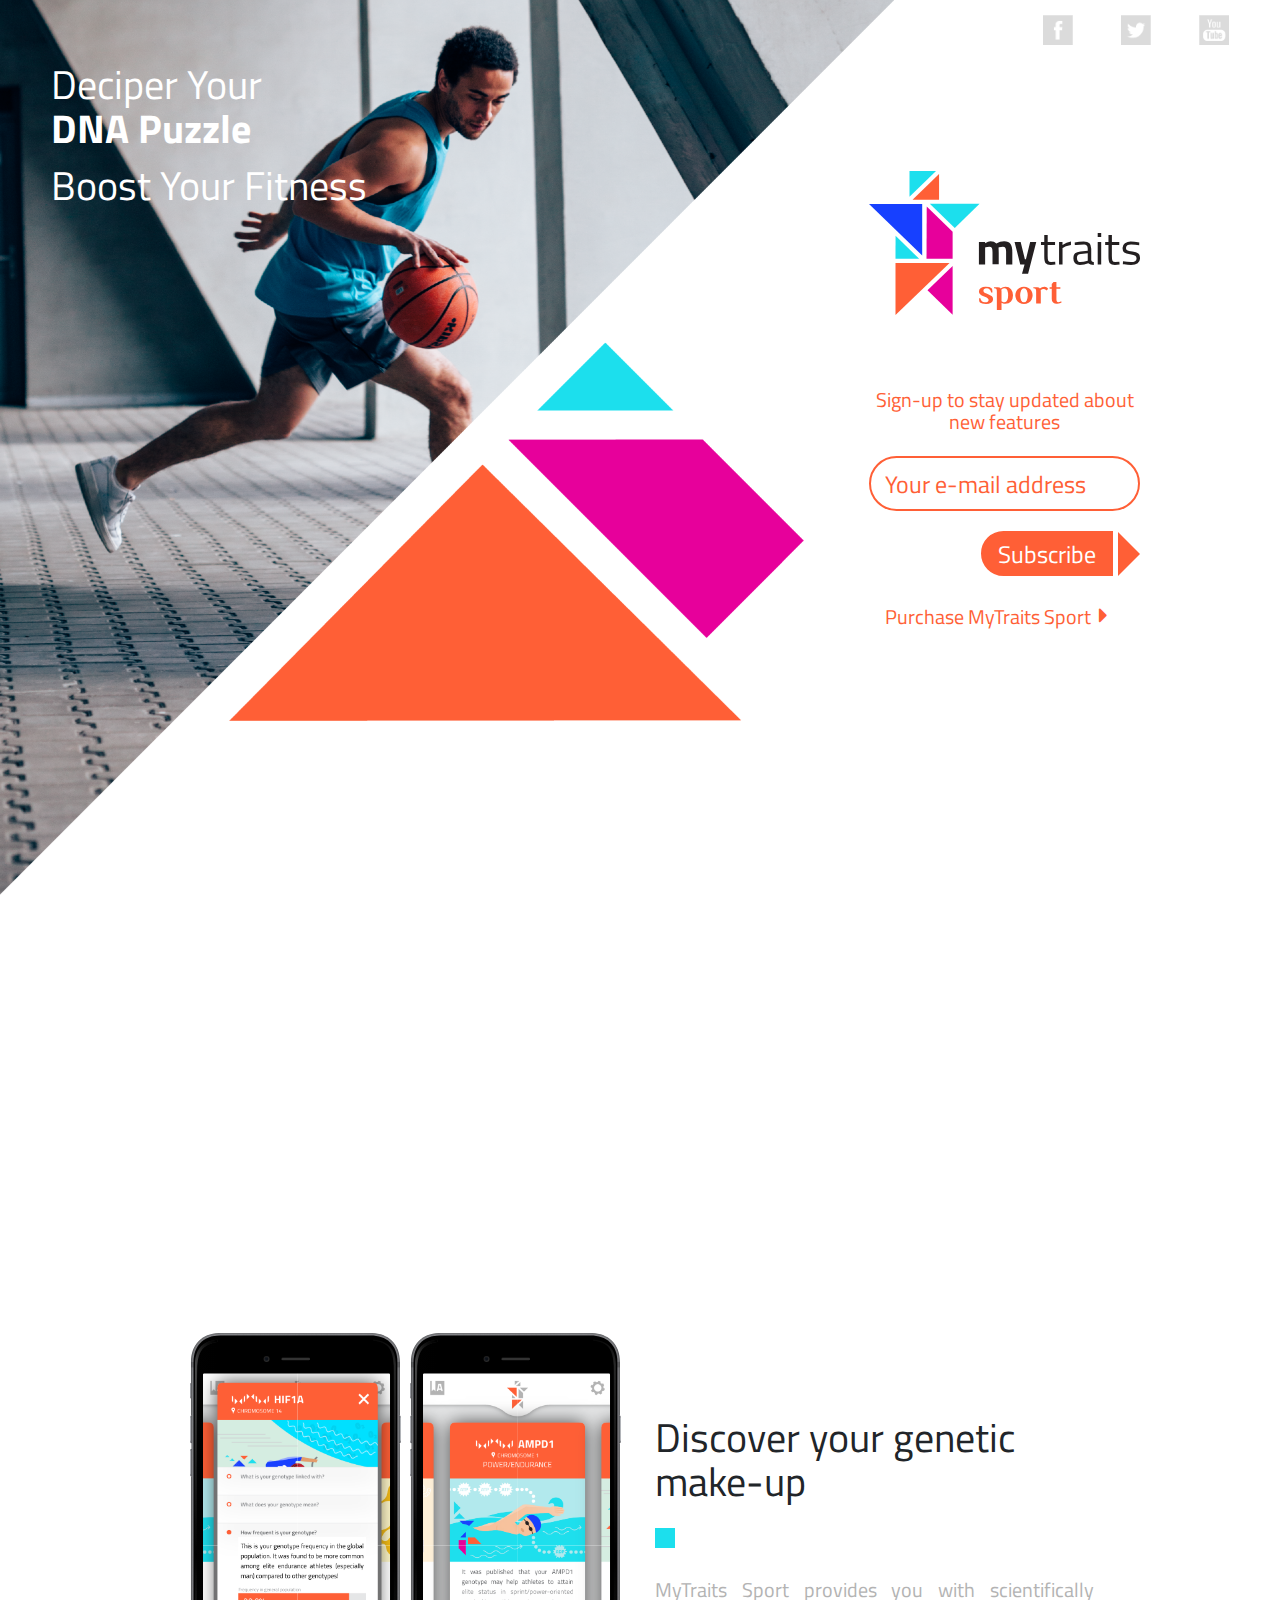
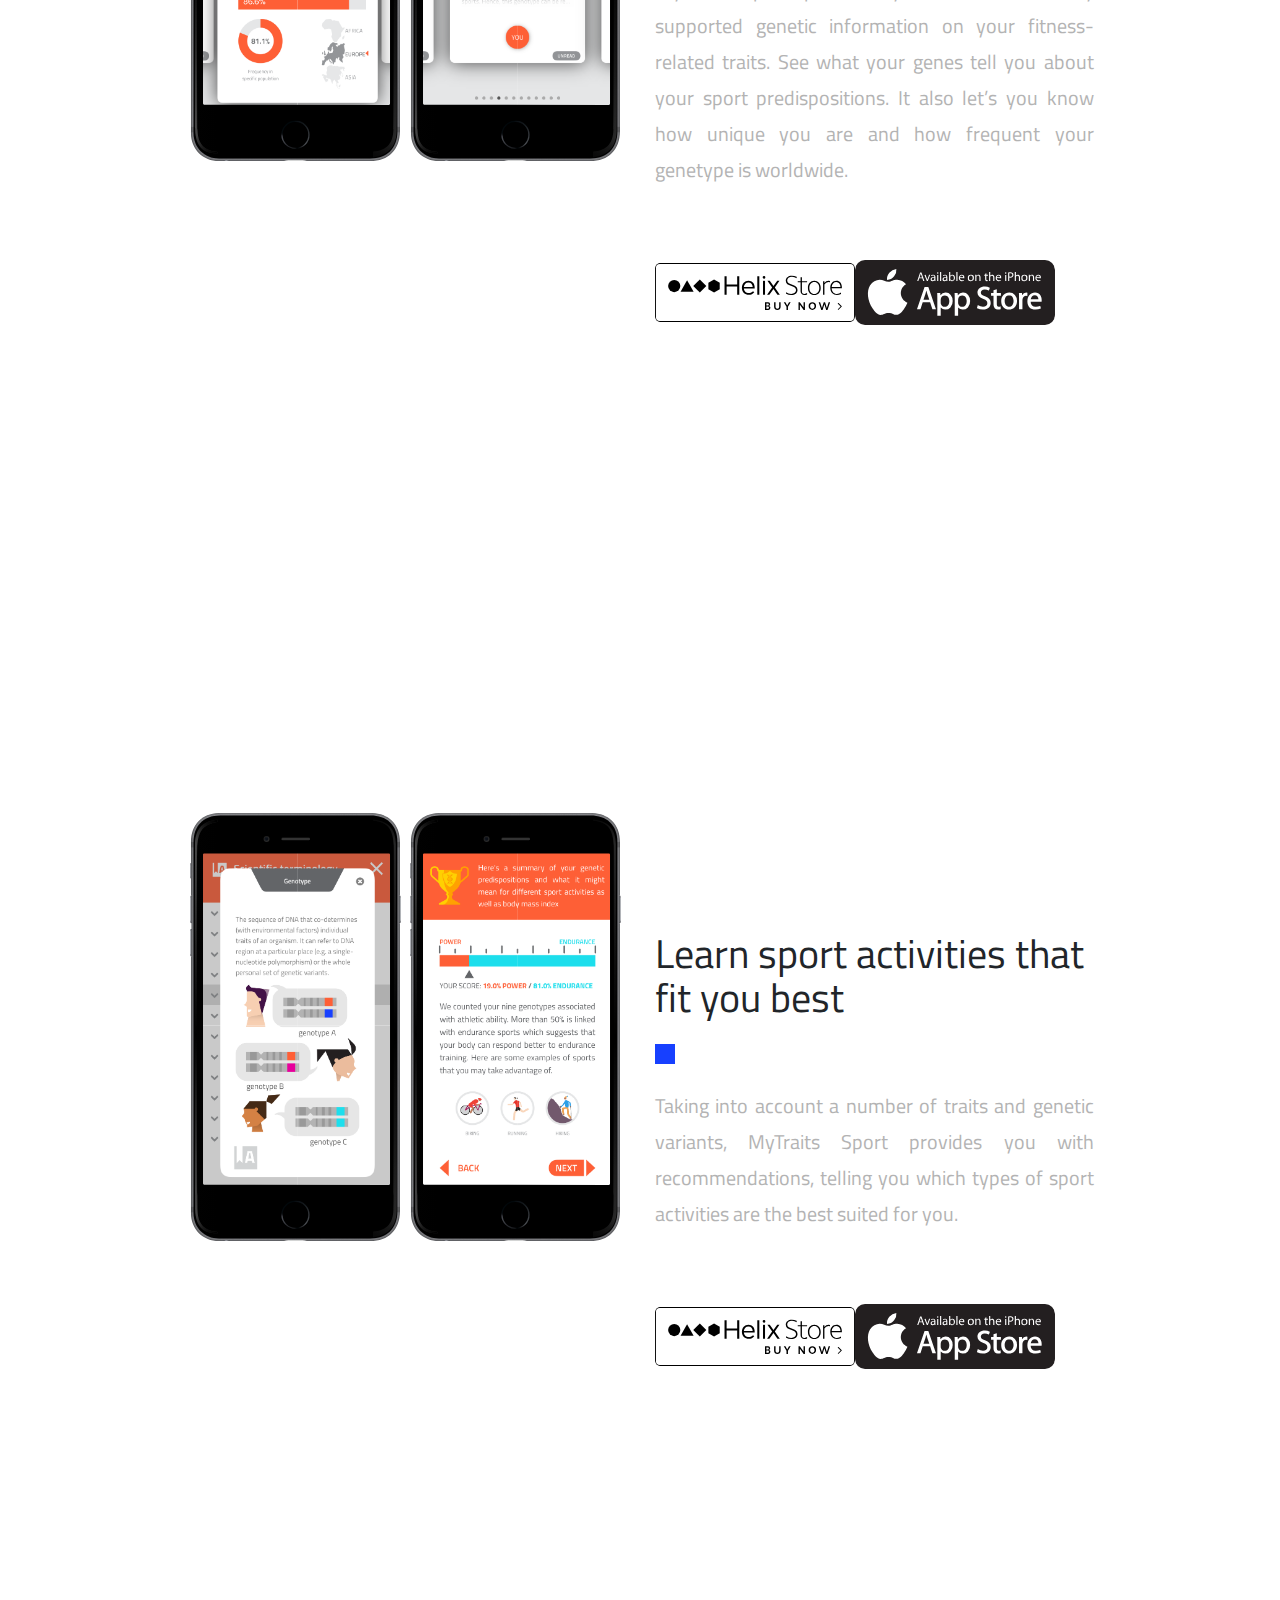
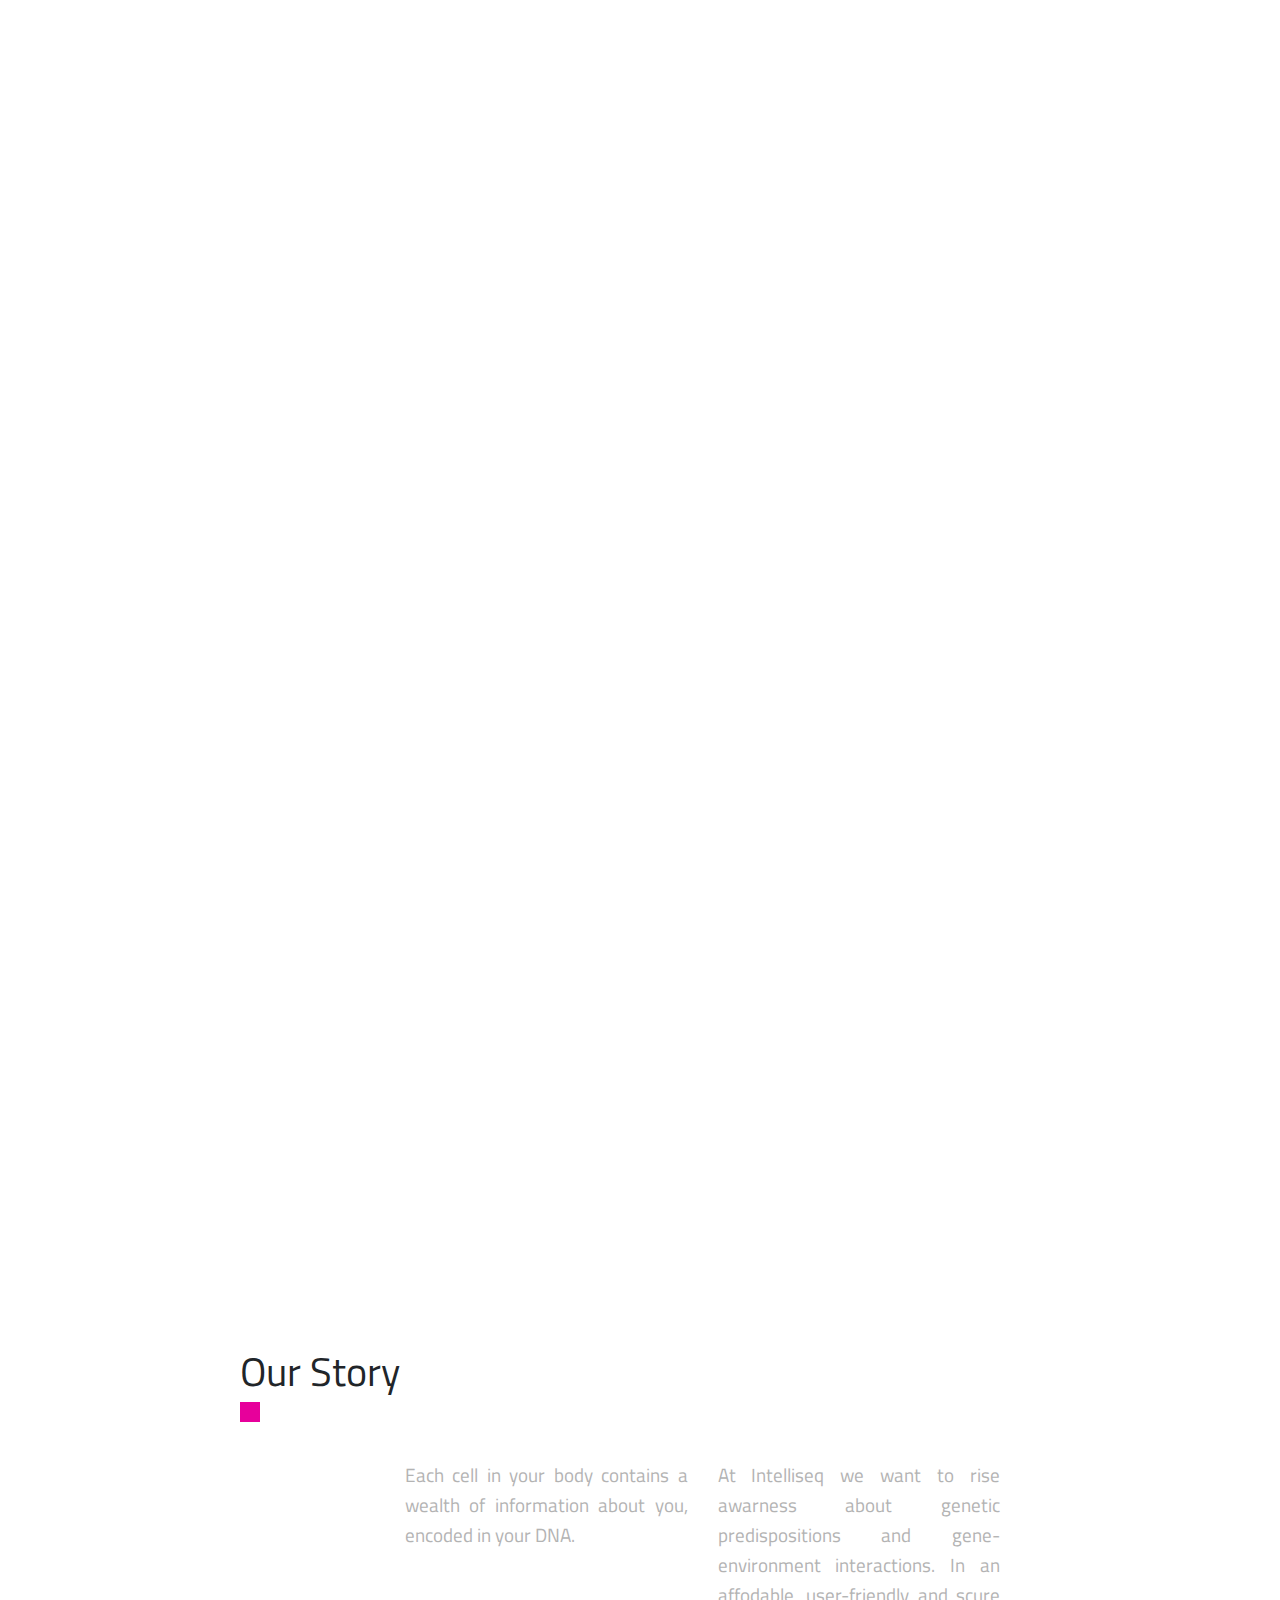
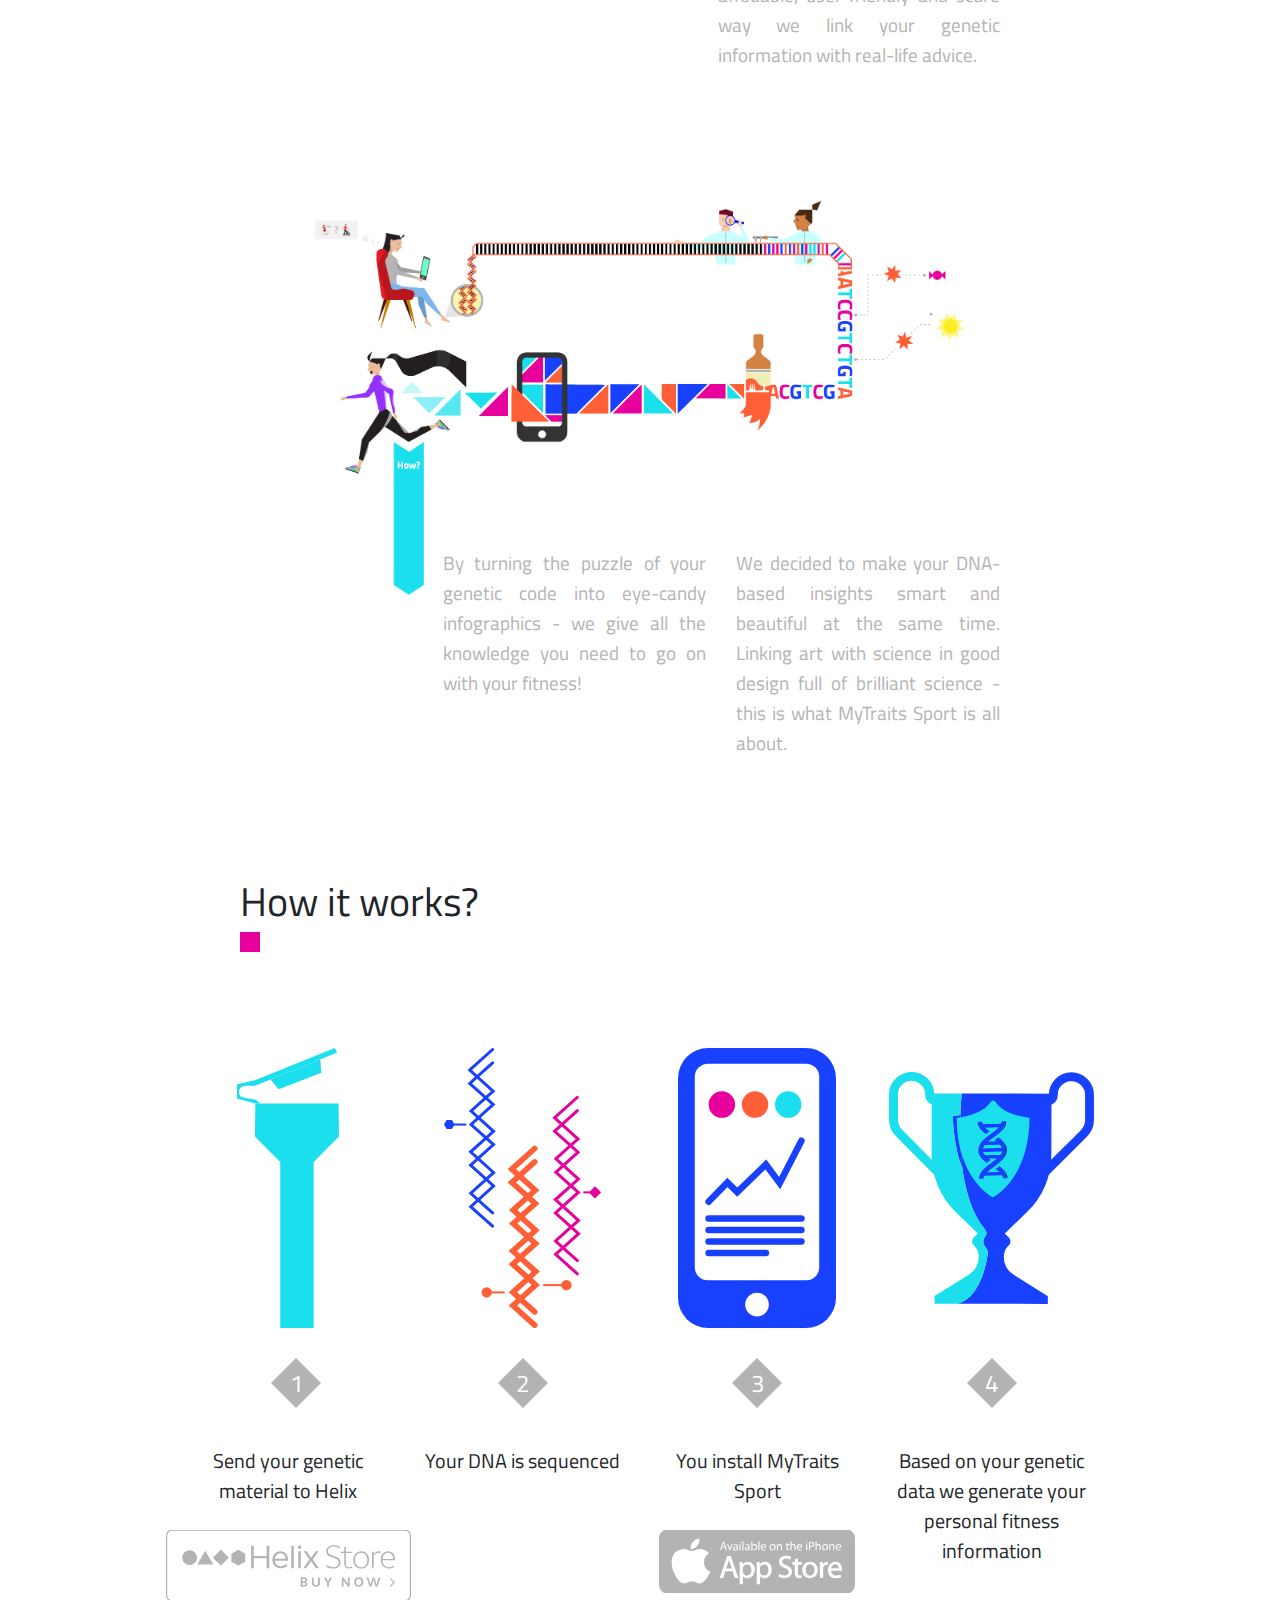
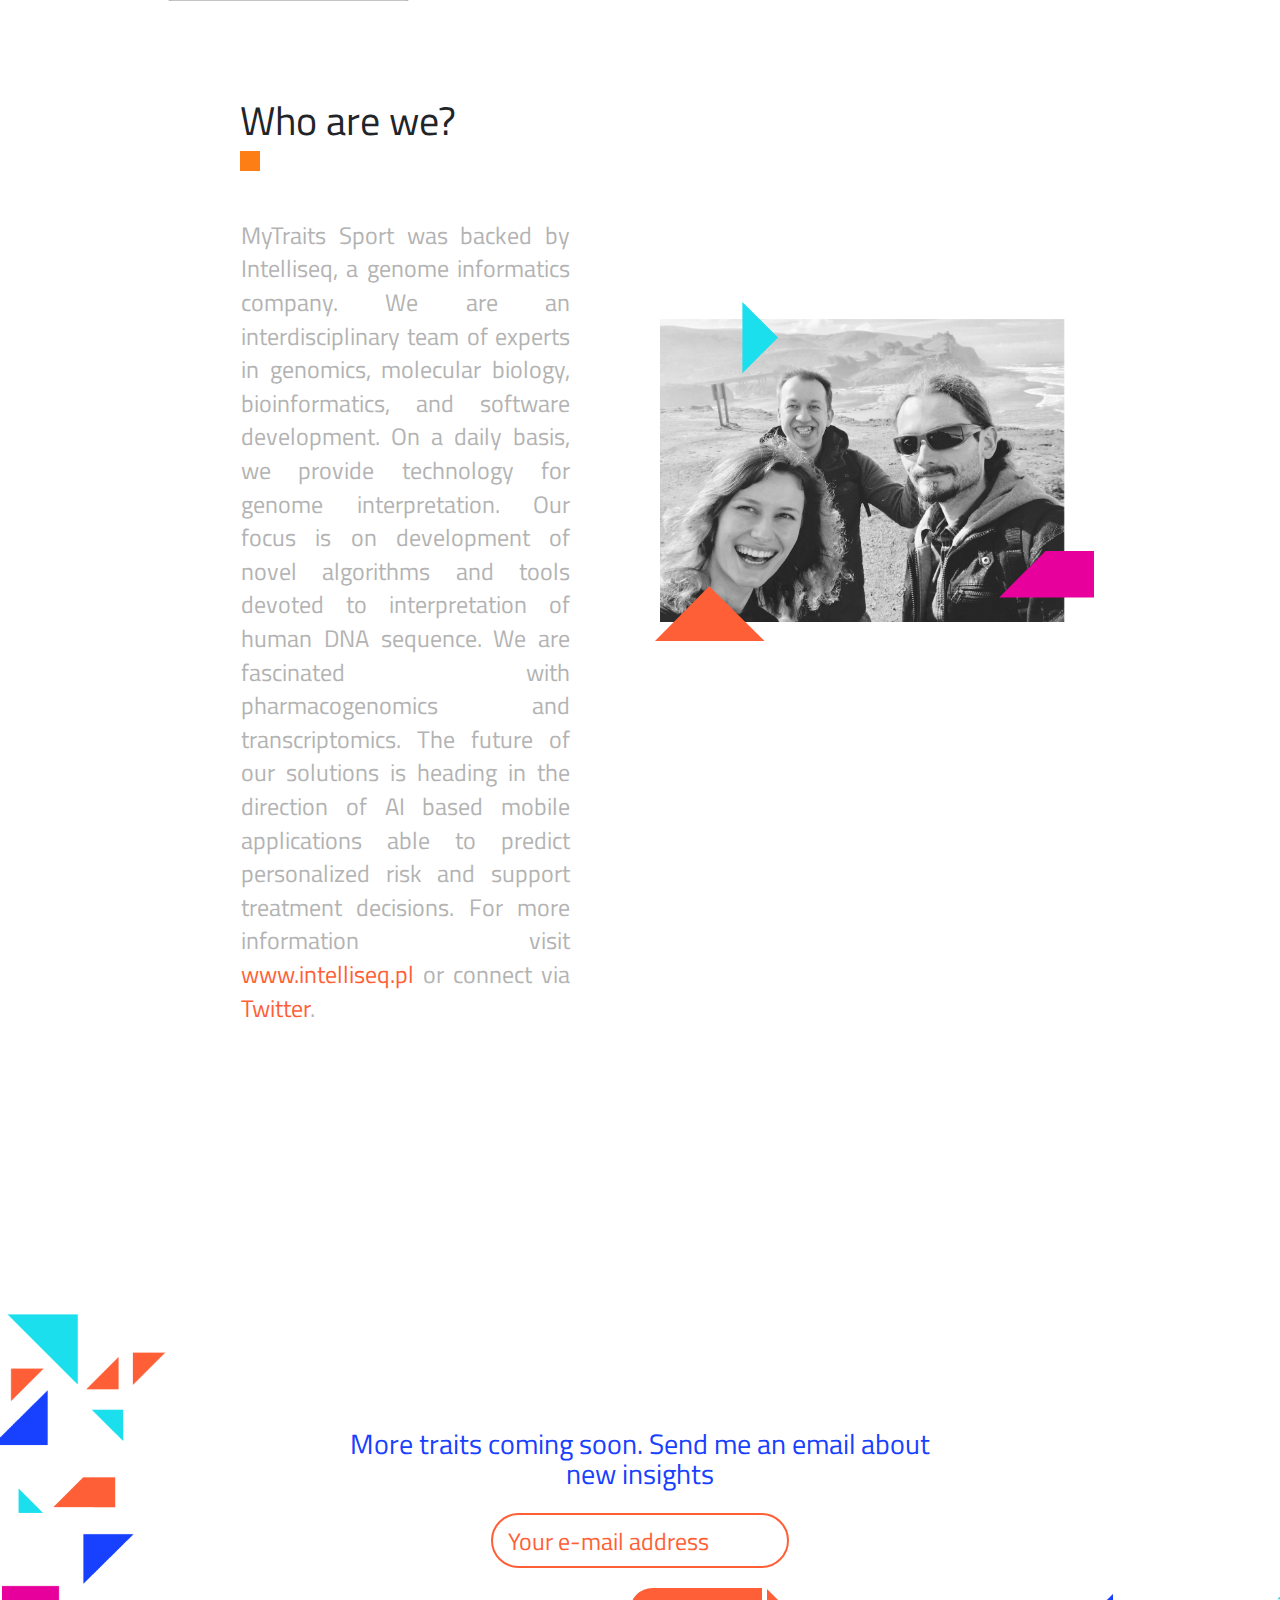
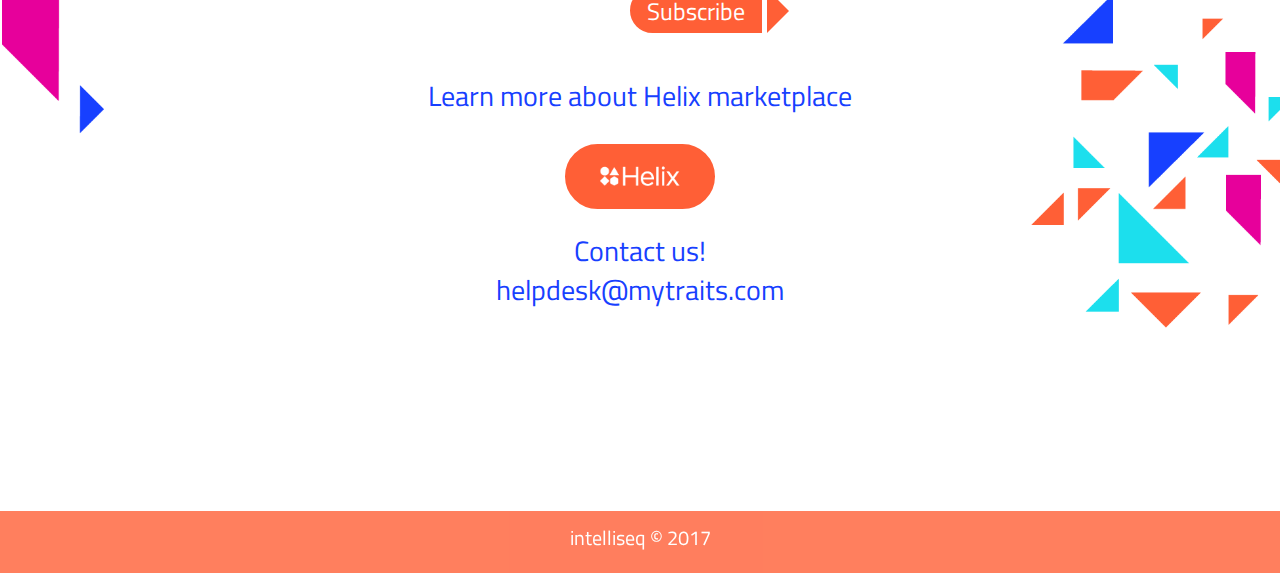
<file: index.html>
<!DOCTYPE html><html><head>

	<title>strona</title>

	<link rel="shortcut icon" href="favicon.ico">

	<link href="https://fonts.googleapis.com/css?family=Titillium+Web" rel="stylesheet">
	<link rel="stylesheet" type="text/css" href="css/main-style.css">
</head>

<body>

	<nav class="container-fluid navbar">
	<div class="navbar-content h-100 d-flex justify-content-between align-items-center">
		<div class="logo-white navbar-logo"></div>
		<div class="social h-100 d-flex justify-content-between align-items-center pull-right">
			<a href="https://www.facebook.com/mytraits/" target="_blank"><div class="media-box-1 mx-4"></div></a>
			<a href="https://twitter.com/my_traits" target="_blank"><div class="media-box-2 mx-4"></div></a>
			<a href="https://www.youtube.com/watch?v=jIPTOOM9g3Y&amp;t=6s" target="_blank"><div class="media-box-3 mx-4"></div></a>
		</div>
	</div>
</nav>

<a class="navi" href="#screen-1"><div class="arrow-back bg-white d-flex justify-content-center align-items-center pull-right"><i class="fa fa-arrow-down navi fa-2x text-grey" aria-hidden="true"></i></div></a>

<a class="navi-1" href="#home-page"><div class="arrow-back-1 bg-white d-flex justify-content-center align-items-center pull-right"><i class="fa fa-arrow-up navi-1 fa-2x text-grey" aria-hidden="true"></i></div></a>

	<div id="home-page" class="container-fluid">
	<div class="d-flex home-page">
		<div class="col-xl-7">
			<h1>Deciper Your <br>
			<span>DNA Puzzle</span>
			<p>Boost Your Fitness</p></h1>
		</div>
		<div class="col-xl-5">
			<div class="logo-head mx-auto">
			</div>
			<h5 class="text-primary text-center margin-top-70">Sign-up to stay updated about new features</h5>
			<div class="form w-100">
				<div id="mc_embed_signup">
<form action="https://mytraits.us16.list-manage.com/subscribe/post?u=3f722b407e87ca9959e39f1f4&amp;id=ce8630f10a" method="post" id="mc-embedded-subscribe-form" name="mc-embedded-subscribe-form" class="validate" target="_blank" novalidate="">
    <div id="mc_embed_signup_scroll">
	
<div class="mc-field-group">
	<input type="email" value="" name="EMAIL" class="required email form" id="mce-EMAIL" placeholder="Your e-mail address">
</div>
	<div id="mce-responses" class="clear">
		<div class="response" id="mce-error-response" style="display:none"></div>
		<div class="response" id="mce-success-response" style="display:none"></div>
	</div>    <!-- real people should not fill this in and expect good things - do not remove this or risk form bot signups-->
    <div style="position: absolute; left: -5000px;" aria-hidden="true"><input type="text" name="b_3f722b407e87ca9959e39f1f4_ce8630f10a" tabindex="-1" value=""></div>
    <div class="clear group d-flex align-items-center pull-right">
    	<input type="submit" value="Subscribe" name="subscribe" id="mc-embedded-subscribe" class="button sub">
    	<div class="arrow"></div>
    </div>
    </div>
</form>
</div>
<script type="text/javascript" src="js/mc-validate.js"></script><script type="text/javascript">(function($) {window.fnames = new Array(); window.ftypes = new Array();fnames[0]='EMAIL';ftypes[0]='email';fnames[1]='FNAME';ftypes[1]='text';fnames[2]='LNAME';ftypes[2]='text';fnames[3]='BIRTHDAY';ftypes[3]='birthday';}(jQuery));var $mcj = jQuery.noConflict(true);</script>
<!--End mc_embed_signup-->
			</div>
			<a href="#">
				</a><a href="https://www.helix.com/shop/intelliseq-mytraits-sport/"><h5 class="text-primary ml-3">Purchase MyTraits Sport<i class="fa fa-caret-right text-primary fa-1-5x ml-2" aria-hidden="true"></i></h5></a>
			
		</div>
	</div>
</div>


<div id="screen-1" class="container-fluid align-items-center">
	<div class="row w-75">
		<div class="col-xl-6 d-flex">
			<div class="phone-1 mx-1"></div>
			<div class="phone-2 mx-1"></div>
		</div>
		<div class="col-xl-6 d-flex flex-column justify-content-center">
			<h1>Discover your genetic make-up</h1>
			<div class="blue-rectangle mt-3"></div>
			<h5 class="mt-4 text-grey line-height text-justify">MyTraits Sport provides you with scientifically supported genetic information on your fitness-related traits. See what your genes tell you about your sport predispositions. It also let’s you know how unique you are and how frequent your genetype is worldwide.</h5>
			<div class="d-flex w-media justify-content-between mt-5 align-items-center">
				<a href="https://www.helix.com/shop/intelliseq-mytraits-sport/" target="_blank"><div class="helix-btn mt-3"></div></a>
				<a href="https://itunes.apple.com/us/app/mytraits-sport/id1310596500" target="_blank"><div class="app-btn mt-3"></div></a>
			</div>
		</div>
	</div>
</div>



<div id="screen-2" class="container-fluid align-items-center">
	<div class="row w-75">
		<div class="col-xl-6 d-flex">
			<div class="phone-1-1 mx-1"></div>
			<div class="phone-2-1 mx-1"></div>
		</div>
		<div class="col-xl-6 d-flex flex-column justify-content-center">
			<h1>Learn sport activities that fit you best</h1>
			<div class="purple-rectangle mt-3"></div>
			<h5 class="mt-4 text-grey line-height text-justify">Taking into account a number of traits and genetic variants, MyTraits Sport provides you with recommendations, telling you which types of sport activities are the best suited for you.</h5>
			<div class="d-flex w-media justify-content-between mt-5 align-items-center">
				<a href="https://www.helix.com/shop/intelliseq-mytraits-sport/" target="_blank"><div class="helix-btn mt-3"></div></a>
				<a href="https://itunes.apple.com/us/app/mytraits-sport/id1310596500" target="_blank"><div class="app-btn mt-3"></div></a>
			</div>
		</div>
	</div>
</div>


<div id="screen-3" class="container-fluid p-0">
	<div class="screen-3 d-flex flex-column justify-content-center align-items-center">
		<iframe width="100%" height="100%" src="https://www.youtube.com/embed/jIPTOOM9g3Y?rel=0" frameborder="0" gesture="media" allow="encrypted-media" allowfullscreen=""></iframe>
		<div class="overlay"></div>
	</div>
</div>


<div id="screen-5" class="container-fluid">
	<div class="header">
		<h1>Our Story</h1>
		<div class="pink-rectangle"></div>
	</div>
	<div class="row first">
		<div class="col-xl-6">
			<p>Each cell in your body contains a wealth of information about you,
			encoded in your DNA.</p>
		</div>
		<div class="col-xl-6">
			<p>At Intelliseq we want to rise awarness about genetic predispositions and gene-environment interactions. In an affodable, user-friendly and scure way we link your genetic information with real-life advice.</p>
		</div>
	</div>
	<div class="media-bg"></div>
	<div class="row second">
		<div class="col-xl-6">
			<p>By turning the puzzle of your genetic code into eye-candy infographics - we give all the knowledge you need to go on with your fitness!</p>
		</div>
		<div class="col-xl-6">
			<p>We decided to make your DNA-based insights smart and beautiful at the same time. Linking art with science in good design full of brilliant science - this is what MyTraits Sport is all about.</p>
		</div>
	</div>
</div>


<div id="screen-6" class="container-fluid">
	<div class="header paddings-extra">
		<h1>How it works?</h1>
		<div class="pink-rectangle"></div>
	</div>
	<div class="row w-75 mx-auto mt-5">
		<div class="col-md-3 mt-5 d-flex flex-column align-items-center">
			<div class="lighter"></div>
			<h4 class="ml-3">1</h4>
			<h5 class="text-center">Send your genetic material to Helix</h5>
			<a href="https://www.helix.com/shop/intelliseq-mytraits-sport/" target="_blank"><div class="helix-btn-2 mt-3"></div></a>
		</div>

		<div class="col-md-3 mt-5 d-flex flex-column align-items-center">
			
			<div class="chain"></div>
			<h4>2</h4>
			<h5 class="text-center">Your DNA is sequenced</h5>
		</div>

		<div class="col-md-3 mt-5 d-flex flex-column align-items-center">
			<div class="phone"></div>
			<h4>3</h4>
			<h5 class="text-center">You install MyTraits Sport</h5>
			<a href="https://itunes.apple.com/us/app/mytraits-sport/id1310596500" target="_blank"><div class="app-btn-2 mt-3"></div></a>
		</div>

		<div class="col-md-3 mt-5 d-flex flex-column align-items-center">
			<div class="cup"></div>
			<h4>4</h4>
			<h5 class="text-center">Based on your genetic data we generate your personal fitness information</h5>
		</div>
	</div>
</div>


<div id="screen-7" class="container-fluid">
	<div class="header">
		<h1>Who are we?</h1>
		<div class="pink-rectangle bg-primary"></div>
	</div>
	<div class="row w-media mx-auto mt-5">
		<div class="col-xl-6">
			<h4 class="w-75 mx-auto text-grey text-justify line-height-130">MyTraits Sport was backed by Intelliseq, a genome informatics company. We are an interdisciplinary team of experts in genomics, molecular biology, bioinformatics, and software development. On a daily basis, we provide technology for genome interpretation. Our focus is on development of novel algorithms and tools devoted to interpretation of human DNA sequence. We are fascinated with pharmacogenomics and transcriptomics. The future of our solutions is heading in the direction of AI based mobile applications able to predict personalized risk and support treatment decisions. For more information visit <a href="http://intelliseq.pl/" target="_blank" class="text-primary">www.intelliseq.pl</a> or connect via <a href="https://twitter.com/intelliseq" target="_blank" class="text-primary">Twitter</a>.</h4>
		</div>
		<div class="col-xl-6">
			<div class="team-picture"></div>
		</div>
	</div>
</div>


<div id="screen-8" class="container-fluid">
	<div class="mx-auto container d-flex flex-column align-items-center">
		<h3 class="text-center text-blue">More traits coming soon. Send me
		an email about new insights</h3>
		<div class="form w-50">
				<div id="mc_embed_signup">
<form action="https://mytraits.us16.list-manage.com/subscribe/post?u=3f722b407e87ca9959e39f1f4&amp;id=ce8630f10a" method="post" id="mc-embedded-subscribe-form" name="mc-embedded-subscribe-form" class="validate" target="_blank" novalidate="">
    <div id="mc_embed_signup_scroll">
	
<div class="mc-field-group">
	<input type="email" value="" name="EMAIL" class="required email form" id="mce-EMAIL" placeholder="Your e-mail address">
</div>
	<div id="mce-responses" class="clear">
		<div class="response" id="mce-error-response" style="display:none"></div>
		<div class="response" id="mce-success-response" style="display:none"></div>
	</div>    <!-- real people should not fill this in and expect good things - do not remove this or risk form bot signups-->
    <div style="position: absolute; left: -5000px;" aria-hidden="true"><input type="text" name="b_3f722b407e87ca9959e39f1f4_ce8630f10a" tabindex="-1" value=""></div>
    <div class="clear group d-flex align-items-center pull-right">
    	<input type="submit" value="Subscribe" name="subscribe" id="mc-embedded-subscribe" class="button sub">
    	<div class="arrow"></div>
    </div>
    </div>
</form>
</div>
<script type="text/javascript" src="js/mc-validate.js"></script><script type="text/javascript">(function($) {window.fnames = new Array(); window.ftypes = new Array();fnames[0]='EMAIL';ftypes[0]='email';fnames[1]='FNAME';ftypes[1]='text';fnames[2]='LNAME';ftypes[2]='text';fnames[3]='BIRTHDAY';ftypes[3]='birthday';}(jQuery));var $mcj = jQuery.noConflict(true);</script>
<!--End mc_embed_signup-->
		</div>
		<h3 class="mt-5 text-center text-blue">Learn more about Helix marketplace</h3>
		<a href="https://www.helix.com/" target="_blank"><button class="mt-4 helix-button-footer"></button></a>
		<h3 class="text-blue text-center mt-4">Contact us!</h3>
		<h3 class="text-blue text-center">helpdesk@mytraits.com</h3>
	</div>
</div>




	<div class="container-fluid mb-0 py-3 fotter"><h5>intelliseq © 2017</h5></div>

	<script type="text/javascript" src="js/jquery.js"></script>

<script type="text/javascript" src="js/script1.js"></script>

<script type="text/javascript" src="js/script3.js"></script>

<script type="text/javascript" src="js/script4.js"></script>





</body></html>
</file>
<file: css/main-style.css>
@charset "UTF-8";
body, div, dl, dt, dd, ul, ol, li, h1, h2, h3, h4, h5, h6, pre,
form, fieldset, input, textarea, p, blockquote, th, td {
  padding: 0;
  margin: 0; }

table {
  border-spacing: 0;
  margin-left: auto;
  margin-right: auto; }

fieldset, img {
  border: 0; }

address, caption, cite, code, dfn, em, strong, th, var {
  font-weight: normal;
  font-style: normal; }

strong {
  font-weight: bold; }

ol, ul {
  list-style: none;
  margin: 0;
  padding: 0; }

caption, th {
  text-align: left; }

h1, h2, h3, h4, h5, h6 {
  font-weight: normal;
  font-size: 100%;
  margin: 0;
  padding: 0;
  color: #444; }

abbr, acronym {
  border: 0; }

h4 {
  color: white; }

td {
  padding: 10px; }

/*!
 * Bootstrap v4.0.0-beta (https://getbootstrap.com)
 * Copyright 2011-2017 The Bootstrap Authors
 * Copyright 2011-2017 Twitter, Inc.
 * Licensed under MIT (https://github.com/twbs/bootstrap/blob/master/LICENSE)
 */
@media print {
  *,
  *::before,
  *::after {
    text-shadow: none !important;
    box-shadow: none !important; }

  a,
  a:visited {
    text-decoration: underline; }

  abbr[title]::after {
    content: " (" attr(title) ")"; }

  pre {
    white-space: pre-wrap !important; }

  pre,
  blockquote {
    border: 1px solid #999;
    page-break-inside: avoid; }

  thead {
    display: table-header-group; }

  tr,
  img {
    page-break-inside: avoid; }

  p,
  h2,
  h3 {
    orphans: 3;
    widows: 3; }

  h2,
  h3 {
    page-break-after: avoid; }

  .navbar {
    display: none; }

  .badge {
    border: 1px solid #000; }

  .table {
    border-collapse: collapse !important; }
    .table td,
    .table th {
      background-color: #fff !important; }

  .table-bordered th,
  .table-bordered td {
    border: 1px solid #ddd !important; } }
html {
  box-sizing: border-box;
  font-family: sans-serif;
  line-height: 1.15;
  -webkit-text-size-adjust: 100%;
  -ms-text-size-adjust: 100%;
  -ms-overflow-style: scrollbar;
  -webkit-tap-highlight-color: rgba(0, 0, 0, 0); }

*,
*::before,
*::after {
  box-sizing: inherit; }

@-ms-viewport {
  width: device-width; }
article, aside, dialog, figcaption, figure, footer, header, hgroup, main, nav, section {
  display: block; }

body {
  margin: 0;
  font-family: -apple-system, BlinkMacSystemFont, "Segoe UI", Roboto, "Helvetica Neue", Arial, sans-serif;
  font-size: 1rem;
  font-weight: normal;
  line-height: 1.5;
  color: #212529;
  background-color: #fff; }

[tabindex="-1"]:focus {
  outline: none !important; }

hr {
  box-sizing: content-box;
  height: 0;
  overflow: visible; }

h1, h2, h3, h4, h5, h6 {
  margin-top: 0;
  margin-bottom: .5rem; }

p {
  margin-top: 0;
  margin-bottom: 1rem; }

abbr[title],
abbr[data-original-title] {
  text-decoration: underline;
  text-decoration: underline dotted;
  cursor: help;
  border-bottom: 0; }

address {
  margin-bottom: 1rem;
  font-style: normal;
  line-height: inherit; }

ol,
ul,
dl {
  margin-top: 0;
  margin-bottom: 1rem; }

ol ol,
ul ul,
ol ul,
ul ol {
  margin-bottom: 0; }

dt {
  font-weight: bold; }

dd {
  margin-bottom: .5rem;
  margin-left: 0; }

blockquote {
  margin: 0 0 1rem; }

dfn {
  font-style: italic; }

b,
strong {
  font-weight: bolder; }

small {
  font-size: 80%; }

sub,
sup {
  position: relative;
  font-size: 75%;
  line-height: 0;
  vertical-align: baseline; }

sub {
  bottom: -.25em; }

sup {
  top: -.5em; }

a {
  color: #fd7e14;
  text-decoration: none;
  background-color: transparent;
  -webkit-text-decoration-skip: objects; }
  a:hover {
    color: #c35a02;
    text-decoration: underline; }

a:not([href]):not([tabindex]) {
  color: inherit;
  text-decoration: none; }
  a:not([href]):not([tabindex]):focus, a:not([href]):not([tabindex]):hover {
    color: inherit;
    text-decoration: none; }
  a:not([href]):not([tabindex]):focus {
    outline: 0; }

pre,
code,
kbd,
samp {
  font-family: monospace, monospace;
  font-size: 1em; }

pre {
  margin-top: 0;
  margin-bottom: 1rem;
  overflow: auto; }

figure {
  margin: 0 0 1rem; }

img {
  vertical-align: middle;
  border-style: none; }

svg:not(:root) {
  overflow: hidden; }

a,
area,
button,
[role="button"],
input,
label,
select,
summary,
textarea {
  touch-action: manipulation; }

table {
  border-collapse: collapse; }

caption {
  padding-top: 0.75rem;
  padding-bottom: 0.75rem;
  color: #868e96;
  text-align: left;
  caption-side: bottom; }

th {
  text-align: left; }

label {
  display: inline-block;
  margin-bottom: .5rem; }

button:focus {
  outline: 1px dotted;
  outline: 5px auto -webkit-focus-ring-color; }

input,
button,
select,
optgroup,
textarea {
  margin: 0;
  font-family: inherit;
  font-size: inherit;
  line-height: inherit; }

button,
input {
  overflow: visible; }

button,
select {
  text-transform: none; }

button,
html [type="button"],
[type="reset"],
[type="submit"] {
  -webkit-appearance: button; }

button::-moz-focus-inner,
[type="button"]::-moz-focus-inner,
[type="reset"]::-moz-focus-inner,
[type="submit"]::-moz-focus-inner {
  padding: 0;
  border-style: none; }

input[type="radio"],
input[type="checkbox"] {
  box-sizing: border-box;
  padding: 0; }

input[type="date"],
input[type="time"],
input[type="datetime-local"],
input[type="month"] {
  -webkit-appearance: listbox; }

textarea {
  overflow: auto;
  resize: vertical; }

fieldset {
  min-width: 0;
  padding: 0;
  margin: 0;
  border: 0; }

legend {
  display: block;
  width: 100%;
  max-width: 100%;
  padding: 0;
  margin-bottom: .5rem;
  font-size: 1.5rem;
  line-height: inherit;
  color: inherit;
  white-space: normal; }

progress {
  vertical-align: baseline; }

[type="number"]::-webkit-inner-spin-button,
[type="number"]::-webkit-outer-spin-button {
  height: auto; }

[type="search"] {
  outline-offset: -2px;
  -webkit-appearance: none; }

[type="search"]::-webkit-search-cancel-button,
[type="search"]::-webkit-search-decoration {
  -webkit-appearance: none; }

::-webkit-file-upload-button {
  font: inherit;
  -webkit-appearance: button; }

output {
  display: inline-block; }

summary {
  display: list-item; }

template {
  display: none; }

[hidden] {
  display: none !important; }

h1, h2, h3, h4, h5, h6,
.h1, .h2, .h3, .h4, .h5, .h6 {
  margin-bottom: 0.5rem;
  font-family: inherit;
  font-weight: 500;
  line-height: 1.1;
  color: inherit; }

h1, .h1 {
  font-size: 2.5rem; }

h2, .h2 {
  font-size: 2rem; }

h3, .h3 {
  font-size: 1.75rem; }

h4, .h4 {
  font-size: 1.5rem; }

h5, .h5 {
  font-size: 1.25rem; }

h6, .h6 {
  font-size: 1rem; }

.lead {
  font-size: 1.25rem;
  font-weight: 300; }

.display-1 {
  font-size: 6rem;
  font-weight: 300;
  line-height: 1.1; }

.display-2 {
  font-size: 5.5rem;
  font-weight: 300;
  line-height: 1.1; }

.display-3 {
  font-size: 4.5rem;
  font-weight: 300;
  line-height: 1.1; }

.display-4 {
  font-size: 3.5rem;
  font-weight: 300;
  line-height: 1.1; }

hr {
  margin-top: 1rem;
  margin-bottom: 1rem;
  border: 0;
  border-top: 1px solid rgba(0, 0, 0, 0.1); }

small,
.small {
  font-size: 80%;
  font-weight: normal; }

mark,
.mark {
  padding: 0.2em;
  background-color: #fcf8e3; }

.list-unstyled {
  padding-left: 0;
  list-style: none; }

.list-inline {
  padding-left: 0;
  list-style: none; }

.list-inline-item {
  display: inline-block; }
  .list-inline-item:not(:last-child) {
    margin-right: 5px; }

.initialism {
  font-size: 90%;
  text-transform: uppercase; }

.blockquote {
  margin-bottom: 1rem;
  font-size: 1.25rem; }

.blockquote-footer {
  display: block;
  font-size: 80%;
  color: #868e96; }
  .blockquote-footer::before {
    content: "\2014 \00A0"; }

.img-fluid {
  max-width: 100%;
  height: auto; }

.img-thumbnail {
  padding: 0.25rem;
  background-color: #fff;
  border: 1px solid #ddd;
  border-radius: 0.25rem;
  transition: all 0.2s ease-in-out;
  max-width: 100%;
  height: auto; }

.figure {
  display: inline-block; }

.figure-img {
  margin-bottom: 0.5rem;
  line-height: 1; }

.figure-caption {
  font-size: 90%;
  color: #868e96; }

code,
kbd,
pre,
samp {
  font-family: Menlo, Monaco, Consolas, "Liberation Mono", "Courier New", monospace; }

code {
  padding: 0.2rem 0.4rem;
  font-size: 90%;
  color: #bd4147;
  background-color: #f8f9fa;
  border-radius: 0.25rem; }
  a > code {
    padding: 0;
    color: inherit;
    background-color: inherit; }

kbd {
  padding: 0.2rem 0.4rem;
  font-size: 90%;
  color: #fff;
  background-color: #212529;
  border-radius: 0.2rem; }
  kbd kbd {
    padding: 0;
    font-size: 100%;
    font-weight: bold; }

pre {
  display: block;
  margin-top: 0;
  margin-bottom: 1rem;
  font-size: 90%;
  color: #212529; }
  pre code {
    padding: 0;
    font-size: inherit;
    color: inherit;
    background-color: transparent;
    border-radius: 0; }

.pre-scrollable {
  max-height: 340px;
  overflow-y: scroll; }

.container {
  margin-right: auto;
  margin-left: auto;
  padding-right: 15px;
  padding-left: 15px;
  width: 100%; }
  @media (min-width: 576px) {
    .container {
      max-width: 540px; } }
  @media (min-width: 768px) {
    .container {
      max-width: 720px; } }
  @media (min-width: 992px) {
    .container {
      max-width: 960px; } }
  @media (min-width: 1200px) {
    .container {
      max-width: 1140px; } }

.container-fluid {
  width: 100%;
  margin-right: auto;
  margin-left: auto;
  padding-right: 15px;
  padding-left: 15px;
  width: 100%; }

.row {
  display: flex;
  flex-wrap: wrap;
  margin-right: -15px;
  margin-left: -15px; }

.no-gutters {
  margin-right: 0;
  margin-left: 0; }
  .no-gutters > .col,
  .no-gutters > [class*="col-"] {
    padding-right: 0;
    padding-left: 0; }

.col-1, .col-2, .col-3, .col-4, .col-5, .col-6, .col-7, .col-8, .col-9, .col-10, .col-11, .col-12, .col,
.col-auto, .col-sm-1, .col-sm-2, .col-sm-3, .col-sm-4, .col-sm-5, .col-sm-6, .col-sm-7, .col-sm-8, .col-sm-9, .col-sm-10, .col-sm-11, .col-sm-12, .col-sm,
.col-sm-auto, .col-md-1, .col-md-2, .col-md-3, .col-md-4, .col-md-5, .col-md-6, .col-md-7, .col-md-8, .col-md-9, .col-md-10, .col-md-11, .col-md-12, .col-md,
.col-md-auto, .col-lg-1, .col-lg-2, .col-lg-3, .col-lg-4, .col-lg-5, .col-lg-6, .col-lg-7, .col-lg-8, .col-lg-9, .col-lg-10, .col-lg-11, .col-lg-12, .col-lg,
.col-lg-auto, .col-xl-1, .col-xl-2, .col-xl-3, .col-xl-4, .col-xl-5, .col-xl-6, .col-xl-7, .col-xl-8, .col-xl-9, .col-xl-10, .col-xl-11, .col-xl-12, .col-xl,
.col-xl-auto {
  position: relative;
  width: 100%;
  min-height: 1px;
  padding-right: 15px;
  padding-left: 15px; }

.col {
  flex-basis: 0;
  flex-grow: 1;
  max-width: 100%; }

.col-auto {
  flex: 0 0 auto;
  width: auto;
  max-width: none; }

.col-1 {
  flex: 0 0 8.3333333333%;
  max-width: 8.3333333333%; }

.col-2 {
  flex: 0 0 16.6666666667%;
  max-width: 16.6666666667%; }

.col-3 {
  flex: 0 0 25%;
  max-width: 25%; }

.col-4 {
  flex: 0 0 33.3333333333%;
  max-width: 33.3333333333%; }

.col-5 {
  flex: 0 0 41.6666666667%;
  max-width: 41.6666666667%; }

.col-6 {
  flex: 0 0 50%;
  max-width: 50%; }

.col-7 {
  flex: 0 0 58.3333333333%;
  max-width: 58.3333333333%; }

.col-8 {
  flex: 0 0 66.6666666667%;
  max-width: 66.6666666667%; }

.col-9 {
  flex: 0 0 75%;
  max-width: 75%; }

.col-10 {
  flex: 0 0 83.3333333333%;
  max-width: 83.3333333333%; }

.col-11 {
  flex: 0 0 91.6666666667%;
  max-width: 91.6666666667%; }

.col-12 {
  flex: 0 0 100%;
  max-width: 100%; }

.order-1 {
  order: 1; }

.order-2 {
  order: 2; }

.order-3 {
  order: 3; }

.order-4 {
  order: 4; }

.order-5 {
  order: 5; }

.order-6 {
  order: 6; }

.order-7 {
  order: 7; }

.order-8 {
  order: 8; }

.order-9 {
  order: 9; }

.order-10 {
  order: 10; }

.order-11 {
  order: 11; }

.order-12 {
  order: 12; }

@media (min-width: 576px) {
  .col-sm {
    flex-basis: 0;
    flex-grow: 1;
    max-width: 100%; }

  .col-sm-auto {
    flex: 0 0 auto;
    width: auto;
    max-width: none; }

  .col-sm-1 {
    flex: 0 0 8.3333333333%;
    max-width: 8.3333333333%; }

  .col-sm-2 {
    flex: 0 0 16.6666666667%;
    max-width: 16.6666666667%; }

  .col-sm-3 {
    flex: 0 0 25%;
    max-width: 25%; }

  .col-sm-4 {
    flex: 0 0 33.3333333333%;
    max-width: 33.3333333333%; }

  .col-sm-5 {
    flex: 0 0 41.6666666667%;
    max-width: 41.6666666667%; }

  .col-sm-6 {
    flex: 0 0 50%;
    max-width: 50%; }

  .col-sm-7 {
    flex: 0 0 58.3333333333%;
    max-width: 58.3333333333%; }

  .col-sm-8 {
    flex: 0 0 66.6666666667%;
    max-width: 66.6666666667%; }

  .col-sm-9 {
    flex: 0 0 75%;
    max-width: 75%; }

  .col-sm-10 {
    flex: 0 0 83.3333333333%;
    max-width: 83.3333333333%; }

  .col-sm-11 {
    flex: 0 0 91.6666666667%;
    max-width: 91.6666666667%; }

  .col-sm-12 {
    flex: 0 0 100%;
    max-width: 100%; }

  .order-sm-1 {
    order: 1; }

  .order-sm-2 {
    order: 2; }

  .order-sm-3 {
    order: 3; }

  .order-sm-4 {
    order: 4; }

  .order-sm-5 {
    order: 5; }

  .order-sm-6 {
    order: 6; }

  .order-sm-7 {
    order: 7; }

  .order-sm-8 {
    order: 8; }

  .order-sm-9 {
    order: 9; }

  .order-sm-10 {
    order: 10; }

  .order-sm-11 {
    order: 11; }

  .order-sm-12 {
    order: 12; } }
@media (min-width: 768px) {
  .col-md {
    flex-basis: 0;
    flex-grow: 1;
    max-width: 100%; }

  .col-md-auto {
    flex: 0 0 auto;
    width: auto;
    max-width: none; }

  .col-md-1 {
    flex: 0 0 8.3333333333%;
    max-width: 8.3333333333%; }

  .col-md-2 {
    flex: 0 0 16.6666666667%;
    max-width: 16.6666666667%; }

  .col-md-3 {
    flex: 0 0 25%;
    max-width: 25%; }

  .col-md-4 {
    flex: 0 0 33.3333333333%;
    max-width: 33.3333333333%; }

  .col-md-5 {
    flex: 0 0 41.6666666667%;
    max-width: 41.6666666667%; }

  .col-md-6 {
    flex: 0 0 50%;
    max-width: 50%; }

  .col-md-7 {
    flex: 0 0 58.3333333333%;
    max-width: 58.3333333333%; }

  .col-md-8 {
    flex: 0 0 66.6666666667%;
    max-width: 66.6666666667%; }

  .col-md-9 {
    flex: 0 0 75%;
    max-width: 75%; }

  .col-md-10 {
    flex: 0 0 83.3333333333%;
    max-width: 83.3333333333%; }

  .col-md-11 {
    flex: 0 0 91.6666666667%;
    max-width: 91.6666666667%; }

  .col-md-12 {
    flex: 0 0 100%;
    max-width: 100%; }

  .order-md-1 {
    order: 1; }

  .order-md-2 {
    order: 2; }

  .order-md-3 {
    order: 3; }

  .order-md-4 {
    order: 4; }

  .order-md-5 {
    order: 5; }

  .order-md-6 {
    order: 6; }

  .order-md-7 {
    order: 7; }

  .order-md-8 {
    order: 8; }

  .order-md-9 {
    order: 9; }

  .order-md-10 {
    order: 10; }

  .order-md-11 {
    order: 11; }

  .order-md-12 {
    order: 12; } }
@media (min-width: 992px) {
  .col-lg {
    flex-basis: 0;
    flex-grow: 1;
    max-width: 100%; }

  .col-lg-auto {
    flex: 0 0 auto;
    width: auto;
    max-width: none; }

  .col-lg-1 {
    flex: 0 0 8.3333333333%;
    max-width: 8.3333333333%; }

  .col-lg-2 {
    flex: 0 0 16.6666666667%;
    max-width: 16.6666666667%; }

  .col-lg-3 {
    flex: 0 0 25%;
    max-width: 25%; }

  .col-lg-4 {
    flex: 0 0 33.3333333333%;
    max-width: 33.3333333333%; }

  .col-lg-5 {
    flex: 0 0 41.6666666667%;
    max-width: 41.6666666667%; }

  .col-lg-6 {
    flex: 0 0 50%;
    max-width: 50%; }

  .col-lg-7 {
    flex: 0 0 58.3333333333%;
    max-width: 58.3333333333%; }

  .col-lg-8 {
    flex: 0 0 66.6666666667%;
    max-width: 66.6666666667%; }

  .col-lg-9 {
    flex: 0 0 75%;
    max-width: 75%; }

  .col-lg-10 {
    flex: 0 0 83.3333333333%;
    max-width: 83.3333333333%; }

  .col-lg-11 {
    flex: 0 0 91.6666666667%;
    max-width: 91.6666666667%; }

  .col-lg-12 {
    flex: 0 0 100%;
    max-width: 100%; }

  .order-lg-1 {
    order: 1; }

  .order-lg-2 {
    order: 2; }

  .order-lg-3 {
    order: 3; }

  .order-lg-4 {
    order: 4; }

  .order-lg-5 {
    order: 5; }

  .order-lg-6 {
    order: 6; }

  .order-lg-7 {
    order: 7; }

  .order-lg-8 {
    order: 8; }

  .order-lg-9 {
    order: 9; }

  .order-lg-10 {
    order: 10; }

  .order-lg-11 {
    order: 11; }

  .order-lg-12 {
    order: 12; } }
@media (min-width: 1200px) {
  .col-xl {
    flex-basis: 0;
    flex-grow: 1;
    max-width: 100%; }

  .col-xl-auto {
    flex: 0 0 auto;
    width: auto;
    max-width: none; }

  .col-xl-1 {
    flex: 0 0 8.3333333333%;
    max-width: 8.3333333333%; }

  .col-xl-2 {
    flex: 0 0 16.6666666667%;
    max-width: 16.6666666667%; }

  .col-xl-3 {
    flex: 0 0 25%;
    max-width: 25%; }

  .col-xl-4 {
    flex: 0 0 33.3333333333%;
    max-width: 33.3333333333%; }

  .col-xl-5 {
    flex: 0 0 41.6666666667%;
    max-width: 41.6666666667%; }

  .col-xl-6 {
    flex: 0 0 50%;
    max-width: 50%; }

  .col-xl-7 {
    flex: 0 0 58.3333333333%;
    max-width: 58.3333333333%; }

  .col-xl-8 {
    flex: 0 0 66.6666666667%;
    max-width: 66.6666666667%; }

  .col-xl-9 {
    flex: 0 0 75%;
    max-width: 75%; }

  .col-xl-10 {
    flex: 0 0 83.3333333333%;
    max-width: 83.3333333333%; }

  .col-xl-11 {
    flex: 0 0 91.6666666667%;
    max-width: 91.6666666667%; }

  .col-xl-12 {
    flex: 0 0 100%;
    max-width: 100%; }

  .order-xl-1 {
    order: 1; }

  .order-xl-2 {
    order: 2; }

  .order-xl-3 {
    order: 3; }

  .order-xl-4 {
    order: 4; }

  .order-xl-5 {
    order: 5; }

  .order-xl-6 {
    order: 6; }

  .order-xl-7 {
    order: 7; }

  .order-xl-8 {
    order: 8; }

  .order-xl-9 {
    order: 9; }

  .order-xl-10 {
    order: 10; }

  .order-xl-11 {
    order: 11; }

  .order-xl-12 {
    order: 12; } }
.table {
  width: 100%;
  max-width: 100%;
  margin-bottom: 1rem;
  background-color: transparent; }
  .table th,
  .table td {
    padding: 0.75rem;
    vertical-align: top;
    border-top: 1px solid #e9ecef; }
  .table thead th {
    vertical-align: bottom;
    border-bottom: 2px solid #e9ecef; }
  .table tbody + tbody {
    border-top: 2px solid #e9ecef; }
  .table .table {
    background-color: #fff; }

.table-sm th,
.table-sm td {
  padding: 0.3rem; }

.table-bordered {
  border: 1px solid #e9ecef; }
  .table-bordered th,
  .table-bordered td {
    border: 1px solid #e9ecef; }
  .table-bordered thead th,
  .table-bordered thead td {
    border-bottom-width: 2px; }

.table-striped tbody tr:nth-of-type(odd) {
  background-color: rgba(0, 0, 0, 0.05); }

.table-hover tbody tr:hover {
  background-color: rgba(0, 0, 0, 0.075); }

.table-primary,
.table-primary > th,
.table-primary > td {
  background-color: #fedbbd; }

.table-hover .table-primary:hover {
  background-color: #fecda4; }
  .table-hover .table-primary:hover > td,
  .table-hover .table-primary:hover > th {
    background-color: #fecda4; }

.table-secondary,
.table-secondary > th,
.table-secondary > td {
  background-color: #dddfe2; }

.table-hover .table-secondary:hover {
  background-color: #cfd2d6; }
  .table-hover .table-secondary:hover > td,
  .table-hover .table-secondary:hover > th {
    background-color: #cfd2d6; }

.table-success,
.table-success > th,
.table-success > td {
  background-color: #e6f5c6; }

.table-hover .table-success:hover {
  background-color: #dcf1b0; }
  .table-hover .table-success:hover > td,
  .table-hover .table-success:hover > th {
    background-color: #dcf1b0; }

.table-info,
.table-info > th,
.table-info > td {
  background-color: #bee5eb; }

.table-hover .table-info:hover {
  background-color: #abdde5; }
  .table-hover .table-info:hover > td,
  .table-hover .table-info:hover > th {
    background-color: #abdde5; }

.table-warning,
.table-warning > th,
.table-warning > td {
  background-color: #ffeeba; }

.table-hover .table-warning:hover {
  background-color: #ffe8a1; }
  .table-hover .table-warning:hover > td,
  .table-hover .table-warning:hover > th {
    background-color: #ffe8a1; }

.table-danger,
.table-danger > th,
.table-danger > td {
  background-color: #f5c6cb; }

.table-hover .table-danger:hover {
  background-color: #f1b0b7; }
  .table-hover .table-danger:hover > td,
  .table-hover .table-danger:hover > th {
    background-color: #f1b0b7; }

.table-light,
.table-light > th,
.table-light > td {
  background-color: #fdfdfe; }

.table-hover .table-light:hover {
  background-color: #ececf6; }
  .table-hover .table-light:hover > td,
  .table-hover .table-light:hover > th {
    background-color: #ececf6; }

.table-dark,
.table-dark > th,
.table-dark > td {
  background-color: #c6c8ca; }

.table-hover .table-dark:hover {
  background-color: #b9bbbe; }
  .table-hover .table-dark:hover > td,
  .table-hover .table-dark:hover > th {
    background-color: #b9bbbe; }

.table-active,
.table-active > th,
.table-active > td {
  background-color: rgba(0, 0, 0, 0.075); }

.table-hover .table-active:hover {
  background-color: rgba(0, 0, 0, 0.075); }
  .table-hover .table-active:hover > td,
  .table-hover .table-active:hover > th {
    background-color: rgba(0, 0, 0, 0.075); }

.thead-inverse th {
  color: #fff;
  background-color: #212529; }

.thead-default th {
  color: #495057;
  background-color: #e9ecef; }

.table-inverse {
  color: #fff;
  background-color: #212529; }
  .table-inverse th,
  .table-inverse td,
  .table-inverse thead th {
    border-color: #32383e; }
  .table-inverse.table-bordered {
    border: 0; }
  .table-inverse.table-striped tbody tr:nth-of-type(odd) {
    background-color: rgba(255, 255, 255, 0.05); }
  .table-inverse.table-hover tbody tr:hover {
    background-color: rgba(255, 255, 255, 0.075); }

@media (max-width: 991px) {
  .table-responsive {
    display: block;
    width: 100%;
    overflow-x: auto;
    -ms-overflow-style: -ms-autohiding-scrollbar; }
    .table-responsive.table-bordered {
      border: 0; } }

.form-control {
  display: block;
  width: 100%;
  padding: 0.5rem 0.75rem;
  font-size: 1rem;
  line-height: 1.25;
  color: #495057;
  background-color: #fff;
  background-image: none;
  background-clip: padding-box;
  border: 1px solid rgba(0, 0, 0, 0.15);
  border-radius: 0.25rem;
  transition: border-color ease-in-out 0.15s, box-shadow ease-in-out 0.15s; }
  .form-control::-ms-expand {
    background-color: transparent;
    border: 0; }
  .form-control:focus {
    color: #495057;
    background-color: #fff;
    border-color: #fec392;
    outline: none; }
  .form-control::placeholder {
    color: #868e96;
    opacity: 1; }
  .form-control:disabled, .form-control[readonly] {
    background-color: #e9ecef;
    opacity: 1; }

select.form-control:not([size]):not([multiple]) {
  height: calc(2.25rem + 2px); }
select.form-control:focus::-ms-value {
  color: #495057;
  background-color: #fff; }

.form-control-file,
.form-control-range {
  display: block; }

.col-form-label {
  padding-top: calc(0.5rem - 1px * 2);
  padding-bottom: calc(0.5rem - 1px * 2);
  margin-bottom: 0; }

.col-form-label-lg {
  padding-top: calc(0.5rem - 1px * 2);
  padding-bottom: calc(0.5rem - 1px * 2);
  font-size: 1.25rem; }

.col-form-label-sm {
  padding-top: calc(0.25rem - 1px * 2);
  padding-bottom: calc(0.25rem - 1px * 2);
  font-size: 0.875rem; }

.col-form-legend {
  padding-top: 0.5rem;
  padding-bottom: 0.5rem;
  margin-bottom: 0;
  font-size: 1rem; }

.form-control-plaintext {
  padding-top: 0.5rem;
  padding-bottom: 0.5rem;
  margin-bottom: 0;
  line-height: 1.25;
  border: solid transparent;
  border-width: 1px 0; }
  .form-control-plaintext.form-control-sm, .input-group-sm > .form-control-plaintext.form-control,
  .input-group-sm > .form-control-plaintext.input-group-addon,
  .input-group-sm > .input-group-btn > .form-control-plaintext.btn, .form-control-plaintext.form-control-lg, .input-group-lg > .form-control-plaintext.form-control,
  .input-group-lg > .form-control-plaintext.input-group-addon,
  .input-group-lg > .input-group-btn > .form-control-plaintext.btn {
    padding-right: 0;
    padding-left: 0; }

.form-control-sm, .input-group-sm > .form-control,
.input-group-sm > .input-group-addon,
.input-group-sm > .input-group-btn > .btn {
  padding: 0.25rem 0.5rem;
  font-size: 0.875rem;
  line-height: 1.5;
  border-radius: 0.2rem; }

select.form-control-sm:not([size]):not([multiple]), .input-group-sm > select.form-control:not([size]):not([multiple]),
.input-group-sm > select.input-group-addon:not([size]):not([multiple]),
.input-group-sm > .input-group-btn > select.btn:not([size]):not([multiple]) {
  height: calc(1.8125rem + 2px); }

.form-control-lg, .input-group-lg > .form-control,
.input-group-lg > .input-group-addon,
.input-group-lg > .input-group-btn > .btn {
  padding: 0.5rem 1rem;
  font-size: 1.25rem;
  line-height: 1.5;
  border-radius: 0.3rem; }

select.form-control-lg:not([size]):not([multiple]), .input-group-lg > select.form-control:not([size]):not([multiple]),
.input-group-lg > select.input-group-addon:not([size]):not([multiple]),
.input-group-lg > .input-group-btn > select.btn:not([size]):not([multiple]) {
  height: calc(2.3125rem + 2px); }

.form-group {
  margin-bottom: 1rem; }

.form-text {
  display: block;
  margin-top: 0.25rem; }

.form-row {
  display: flex;
  flex-wrap: wrap;
  margin-right: -5px;
  margin-left: -5px; }
  .form-row > .col,
  .form-row > [class*="col-"] {
    padding-right: 5px;
    padding-left: 5px; }

.form-check {
  position: relative;
  display: block;
  margin-bottom: 0.5rem; }
  .form-check.disabled .form-check-label {
    color: #868e96; }

.form-check-label {
  padding-left: 1.25rem;
  margin-bottom: 0; }

.form-check-input {
  position: absolute;
  margin-top: 0.25rem;
  margin-left: -1.25rem; }
  .form-check-input:only-child {
    position: static; }

.form-check-inline {
  display: inline-block; }
  .form-check-inline .form-check-label {
    vertical-align: middle; }
  .form-check-inline + .form-check-inline {
    margin-left: 0.75rem; }

.invalid-feedback {
  display: none;
  margin-top: .25rem;
  font-size: .875rem;
  color: #dc3545; }

.invalid-tooltip {
  position: absolute;
  top: 100%;
  z-index: 5;
  display: none;
  width: 250px;
  padding: .5rem;
  margin-top: .1rem;
  font-size: .875rem;
  line-height: 1;
  color: #fff;
  background-color: rgba(220, 53, 69, 0.8);
  border-radius: .2rem; }

.was-validated .form-control:valid, .form-control.is-valid,
.was-validated .custom-select:valid,
.custom-select.is-valid {
  border-color: #a7dc33; }
  .was-validated .form-control:valid:focus, .form-control.is-valid:focus,
  .was-validated .custom-select:valid:focus,
  .custom-select.is-valid:focus {
    box-shadow: 0 0 0 0.2rem rgba(167, 220, 51, 0.25); }
  .was-validated .form-control:valid ~ .invalid-feedback,
  .was-validated .form-control:valid ~ .invalid-tooltip, .form-control.is-valid ~ .invalid-feedback,
  .form-control.is-valid ~ .invalid-tooltip,
  .was-validated .custom-select:valid ~ .invalid-feedback,
  .was-validated .custom-select:valid ~ .invalid-tooltip,
  .custom-select.is-valid ~ .invalid-feedback,
  .custom-select.is-valid ~ .invalid-tooltip {
    display: block; }

.was-validated .form-check-input:valid + .form-check-label, .form-check-input.is-valid + .form-check-label {
  color: #a7dc33; }

.was-validated .custom-control-input:valid ~ .custom-control-indicator, .custom-control-input.is-valid ~ .custom-control-indicator {
  background-color: rgba(167, 220, 51, 0.25); }
.was-validated .custom-control-input:valid ~ .custom-control-description, .custom-control-input.is-valid ~ .custom-control-description {
  color: #a7dc33; }

.was-validated .custom-file-input:valid ~ .custom-file-control, .custom-file-input.is-valid ~ .custom-file-control {
  border-color: #a7dc33; }
  .was-validated .custom-file-input:valid ~ .custom-file-control::before, .custom-file-input.is-valid ~ .custom-file-control::before {
    border-color: inherit; }
.was-validated .custom-file-input:valid:focus, .custom-file-input.is-valid:focus {
  box-shadow: 0 0 0 0.2rem rgba(167, 220, 51, 0.25); }

.was-validated .form-control:invalid, .form-control.is-invalid,
.was-validated .custom-select:invalid,
.custom-select.is-invalid {
  border-color: #dc3545; }
  .was-validated .form-control:invalid:focus, .form-control.is-invalid:focus,
  .was-validated .custom-select:invalid:focus,
  .custom-select.is-invalid:focus {
    box-shadow: 0 0 0 0.2rem rgba(220, 53, 69, 0.25); }
  .was-validated .form-control:invalid ~ .invalid-feedback,
  .was-validated .form-control:invalid ~ .invalid-tooltip, .form-control.is-invalid ~ .invalid-feedback,
  .form-control.is-invalid ~ .invalid-tooltip,
  .was-validated .custom-select:invalid ~ .invalid-feedback,
  .was-validated .custom-select:invalid ~ .invalid-tooltip,
  .custom-select.is-invalid ~ .invalid-feedback,
  .custom-select.is-invalid ~ .invalid-tooltip {
    display: block; }

.was-validated .form-check-input:invalid + .form-check-label, .form-check-input.is-invalid + .form-check-label {
  color: #dc3545; }

.was-validated .custom-control-input:invalid ~ .custom-control-indicator, .custom-control-input.is-invalid ~ .custom-control-indicator {
  background-color: rgba(220, 53, 69, 0.25); }
.was-validated .custom-control-input:invalid ~ .custom-control-description, .custom-control-input.is-invalid ~ .custom-control-description {
  color: #dc3545; }

.was-validated .custom-file-input:invalid ~ .custom-file-control, .custom-file-input.is-invalid ~ .custom-file-control {
  border-color: #dc3545; }
  .was-validated .custom-file-input:invalid ~ .custom-file-control::before, .custom-file-input.is-invalid ~ .custom-file-control::before {
    border-color: inherit; }
.was-validated .custom-file-input:invalid:focus, .custom-file-input.is-invalid:focus {
  box-shadow: 0 0 0 0.2rem rgba(220, 53, 69, 0.25); }

.form-inline {
  display: flex;
  flex-flow: row wrap;
  align-items: center; }
  .form-inline .form-check {
    width: 100%; }
  @media (min-width: 576px) {
    .form-inline label {
      display: flex;
      align-items: center;
      justify-content: center;
      margin-bottom: 0; }
    .form-inline .form-group {
      display: flex;
      flex: 0 0 auto;
      flex-flow: row wrap;
      align-items: center;
      margin-bottom: 0; }
    .form-inline .form-control {
      display: inline-block;
      width: auto;
      vertical-align: middle; }
    .form-inline .form-control-plaintext {
      display: inline-block; }
    .form-inline .input-group {
      width: auto; }
    .form-inline .form-control-label {
      margin-bottom: 0;
      vertical-align: middle; }
    .form-inline .form-check {
      display: flex;
      align-items: center;
      justify-content: center;
      width: auto;
      margin-top: 0;
      margin-bottom: 0; }
    .form-inline .form-check-label {
      padding-left: 0; }
    .form-inline .form-check-input {
      position: relative;
      margin-top: 0;
      margin-right: 0.25rem;
      margin-left: 0; }
    .form-inline .custom-control {
      display: flex;
      align-items: center;
      justify-content: center;
      padding-left: 0; }
    .form-inline .custom-control-indicator {
      position: static;
      display: inline-block;
      margin-right: 0.25rem;
      vertical-align: text-bottom; }
    .form-inline .has-feedback .form-control-feedback {
      top: 0; } }

.btn {
  display: inline-block;
  font-weight: normal;
  text-align: center;
  white-space: nowrap;
  vertical-align: middle;
  user-select: none;
  border: 1px solid transparent;
  padding: 0.5rem 0.75rem;
  font-size: 1rem;
  line-height: 1.25;
  border-radius: 0.25rem;
  transition: all 0.15s ease-in-out; }
  .btn:focus, .btn:hover {
    text-decoration: none; }
  .btn:focus, .btn.focus {
    outline: 0;
    box-shadow: 0 0 0 3px rgba(253, 126, 20, 0.25); }
  .btn.disabled, .btn:disabled {
    opacity: .65; }
  .btn:active, .btn.active {
    background-image: none; }

a.btn.disabled,
fieldset[disabled] a.btn {
  pointer-events: none; }

.btn-primary {
  color: #111;
  background-color: #fd7e14;
  border-color: #fd7e14; }
  .btn-primary:hover {
    color: #111;
    background-color: #e96b02;
    border-color: #dc6502; }
  .btn-primary:focus, .btn-primary.focus {
    box-shadow: 0 0 0 3px rgba(253, 126, 20, 0.5); }
  .btn-primary.disabled, .btn-primary:disabled {
    background-color: #fd7e14;
    border-color: #fd7e14; }
  .btn-primary:active, .btn-primary.active, .show > .btn-primary.dropdown-toggle {
    background-color: #e96b02;
    background-image: none;
    border-color: #dc6502; }

.btn-secondary {
  color: #fff;
  background-color: #868e96;
  border-color: #868e96; }
  .btn-secondary:hover {
    color: #fff;
    background-color: #727b84;
    border-color: #6c757d; }
  .btn-secondary:focus, .btn-secondary.focus {
    box-shadow: 0 0 0 3px rgba(134, 142, 150, 0.5); }
  .btn-secondary.disabled, .btn-secondary:disabled {
    background-color: #868e96;
    border-color: #868e96; }
  .btn-secondary:active, .btn-secondary.active, .show > .btn-secondary.dropdown-toggle {
    background-color: #727b84;
    background-image: none;
    border-color: #6c757d; }

.btn-success {
  color: #111;
  background-color: #a7dc33;
  border-color: #a7dc33; }
  .btn-success:hover {
    color: #111;
    background-color: #93c722;
    border-color: #8bbc20; }
  .btn-success:focus, .btn-success.focus {
    box-shadow: 0 0 0 3px rgba(167, 220, 51, 0.5); }
  .btn-success.disabled, .btn-success:disabled {
    background-color: #a7dc33;
    border-color: #a7dc33; }
  .btn-success:active, .btn-success.active, .show > .btn-success.dropdown-toggle {
    background-color: #93c722;
    background-image: none;
    border-color: #8bbc20; }

.btn-info {
  color: #fff;
  background-color: #17a2b8;
  border-color: #17a2b8; }
  .btn-info:hover {
    color: #fff;
    background-color: #138496;
    border-color: #117a8b; }
  .btn-info:focus, .btn-info.focus {
    box-shadow: 0 0 0 3px rgba(23, 162, 184, 0.5); }
  .btn-info.disabled, .btn-info:disabled {
    background-color: #17a2b8;
    border-color: #17a2b8; }
  .btn-info:active, .btn-info.active, .show > .btn-info.dropdown-toggle {
    background-color: #138496;
    background-image: none;
    border-color: #117a8b; }

.btn-warning {
  color: #111;
  background-color: #ffc107;
  border-color: #ffc107; }
  .btn-warning:hover {
    color: #111;
    background-color: #e0a800;
    border-color: #d39e00; }
  .btn-warning:focus, .btn-warning.focus {
    box-shadow: 0 0 0 3px rgba(255, 193, 7, 0.5); }
  .btn-warning.disabled, .btn-warning:disabled {
    background-color: #ffc107;
    border-color: #ffc107; }
  .btn-warning:active, .btn-warning.active, .show > .btn-warning.dropdown-toggle {
    background-color: #e0a800;
    background-image: none;
    border-color: #d39e00; }

.btn-danger {
  color: #fff;
  background-color: #dc3545;
  border-color: #dc3545; }
  .btn-danger:hover {
    color: #fff;
    background-color: #c82333;
    border-color: #bd2130; }
  .btn-danger:focus, .btn-danger.focus {
    box-shadow: 0 0 0 3px rgba(220, 53, 69, 0.5); }
  .btn-danger.disabled, .btn-danger:disabled {
    background-color: #dc3545;
    border-color: #dc3545; }
  .btn-danger:active, .btn-danger.active, .show > .btn-danger.dropdown-toggle {
    background-color: #c82333;
    background-image: none;
    border-color: #bd2130; }

.btn-light {
  color: #111;
  background-color: #f8f9fa;
  border-color: #f8f9fa; }
  .btn-light:hover {
    color: #111;
    background-color: #e2e6ea;
    border-color: #dae0e5; }
  .btn-light:focus, .btn-light.focus {
    box-shadow: 0 0 0 3px rgba(248, 249, 250, 0.5); }
  .btn-light.disabled, .btn-light:disabled {
    background-color: #f8f9fa;
    border-color: #f8f9fa; }
  .btn-light:active, .btn-light.active, .show > .btn-light.dropdown-toggle {
    background-color: #e2e6ea;
    background-image: none;
    border-color: #dae0e5; }

.btn-dark {
  color: #fff;
  background-color: #343a40;
  border-color: #343a40; }
  .btn-dark:hover {
    color: #fff;
    background-color: #23272b;
    border-color: #1d2124; }
  .btn-dark:focus, .btn-dark.focus {
    box-shadow: 0 0 0 3px rgba(52, 58, 64, 0.5); }
  .btn-dark.disabled, .btn-dark:disabled {
    background-color: #343a40;
    border-color: #343a40; }
  .btn-dark:active, .btn-dark.active, .show > .btn-dark.dropdown-toggle {
    background-color: #23272b;
    background-image: none;
    border-color: #1d2124; }

.btn-outline-primary {
  color: #fd7e14;
  background-color: transparent;
  background-image: none;
  border-color: #fd7e14; }
  .btn-outline-primary:hover {
    color: #fff;
    background-color: #fd7e14;
    border-color: #fd7e14; }
  .btn-outline-primary:focus, .btn-outline-primary.focus {
    box-shadow: 0 0 0 3px rgba(253, 126, 20, 0.5); }
  .btn-outline-primary.disabled, .btn-outline-primary:disabled {
    color: #fd7e14;
    background-color: transparent; }
  .btn-outline-primary:active, .btn-outline-primary.active, .show > .btn-outline-primary.dropdown-toggle {
    color: #fff;
    background-color: #fd7e14;
    border-color: #fd7e14; }

.btn-outline-secondary {
  color: #868e96;
  background-color: transparent;
  background-image: none;
  border-color: #868e96; }
  .btn-outline-secondary:hover {
    color: #fff;
    background-color: #868e96;
    border-color: #868e96; }
  .btn-outline-secondary:focus, .btn-outline-secondary.focus {
    box-shadow: 0 0 0 3px rgba(134, 142, 150, 0.5); }
  .btn-outline-secondary.disabled, .btn-outline-secondary:disabled {
    color: #868e96;
    background-color: transparent; }
  .btn-outline-secondary:active, .btn-outline-secondary.active, .show > .btn-outline-secondary.dropdown-toggle {
    color: #fff;
    background-color: #868e96;
    border-color: #868e96; }

.btn-outline-success {
  color: #a7dc33;
  background-color: transparent;
  background-image: none;
  border-color: #a7dc33; }
  .btn-outline-success:hover {
    color: #fff;
    background-color: #a7dc33;
    border-color: #a7dc33; }
  .btn-outline-success:focus, .btn-outline-success.focus {
    box-shadow: 0 0 0 3px rgba(167, 220, 51, 0.5); }
  .btn-outline-success.disabled, .btn-outline-success:disabled {
    color: #a7dc33;
    background-color: transparent; }
  .btn-outline-success:active, .btn-outline-success.active, .show > .btn-outline-success.dropdown-toggle {
    color: #fff;
    background-color: #a7dc33;
    border-color: #a7dc33; }

.btn-outline-info {
  color: #17a2b8;
  background-color: transparent;
  background-image: none;
  border-color: #17a2b8; }
  .btn-outline-info:hover {
    color: #fff;
    background-color: #17a2b8;
    border-color: #17a2b8; }
  .btn-outline-info:focus, .btn-outline-info.focus {
    box-shadow: 0 0 0 3px rgba(23, 162, 184, 0.5); }
  .btn-outline-info.disabled, .btn-outline-info:disabled {
    color: #17a2b8;
    background-color: transparent; }
  .btn-outline-info:active, .btn-outline-info.active, .show > .btn-outline-info.dropdown-toggle {
    color: #fff;
    background-color: #17a2b8;
    border-color: #17a2b8; }

.btn-outline-warning {
  color: #ffc107;
  background-color: transparent;
  background-image: none;
  border-color: #ffc107; }
  .btn-outline-warning:hover {
    color: #fff;
    background-color: #ffc107;
    border-color: #ffc107; }
  .btn-outline-warning:focus, .btn-outline-warning.focus {
    box-shadow: 0 0 0 3px rgba(255, 193, 7, 0.5); }
  .btn-outline-warning.disabled, .btn-outline-warning:disabled {
    color: #ffc107;
    background-color: transparent; }
  .btn-outline-warning:active, .btn-outline-warning.active, .show > .btn-outline-warning.dropdown-toggle {
    color: #fff;
    background-color: #ffc107;
    border-color: #ffc107; }

.btn-outline-danger {
  color: #dc3545;
  background-color: transparent;
  background-image: none;
  border-color: #dc3545; }
  .btn-outline-danger:hover {
    color: #fff;
    background-color: #dc3545;
    border-color: #dc3545; }
  .btn-outline-danger:focus, .btn-outline-danger.focus {
    box-shadow: 0 0 0 3px rgba(220, 53, 69, 0.5); }
  .btn-outline-danger.disabled, .btn-outline-danger:disabled {
    color: #dc3545;
    background-color: transparent; }
  .btn-outline-danger:active, .btn-outline-danger.active, .show > .btn-outline-danger.dropdown-toggle {
    color: #fff;
    background-color: #dc3545;
    border-color: #dc3545; }

.btn-outline-light {
  color: #f8f9fa;
  background-color: transparent;
  background-image: none;
  border-color: #f8f9fa; }
  .btn-outline-light:hover {
    color: #fff;
    background-color: #f8f9fa;
    border-color: #f8f9fa; }
  .btn-outline-light:focus, .btn-outline-light.focus {
    box-shadow: 0 0 0 3px rgba(248, 249, 250, 0.5); }
  .btn-outline-light.disabled, .btn-outline-light:disabled {
    color: #f8f9fa;
    background-color: transparent; }
  .btn-outline-light:active, .btn-outline-light.active, .show > .btn-outline-light.dropdown-toggle {
    color: #fff;
    background-color: #f8f9fa;
    border-color: #f8f9fa; }

.btn-outline-dark {
  color: #343a40;
  background-color: transparent;
  background-image: none;
  border-color: #343a40; }
  .btn-outline-dark:hover {
    color: #fff;
    background-color: #343a40;
    border-color: #343a40; }
  .btn-outline-dark:focus, .btn-outline-dark.focus {
    box-shadow: 0 0 0 3px rgba(52, 58, 64, 0.5); }
  .btn-outline-dark.disabled, .btn-outline-dark:disabled {
    color: #343a40;
    background-color: transparent; }
  .btn-outline-dark:active, .btn-outline-dark.active, .show > .btn-outline-dark.dropdown-toggle {
    color: #fff;
    background-color: #343a40;
    border-color: #343a40; }

.btn-link {
  font-weight: normal;
  color: #fd7e14;
  border-radius: 0; }
  .btn-link, .btn-link:active, .btn-link.active, .btn-link:disabled {
    background-color: transparent; }
  .btn-link, .btn-link:focus, .btn-link:active {
    border-color: transparent;
    box-shadow: none; }
  .btn-link:hover {
    border-color: transparent; }
  .btn-link:focus, .btn-link:hover {
    color: #c35a02;
    text-decoration: underline;
    background-color: transparent; }
  .btn-link:disabled {
    color: #868e96; }
    .btn-link:disabled:focus, .btn-link:disabled:hover {
      text-decoration: none; }

.btn-lg, .btn-group-lg > .btn {
  padding: 0.5rem 1rem;
  font-size: 1.25rem;
  line-height: 1.5;
  border-radius: 0.3rem; }

.btn-sm, .btn-group-sm > .btn {
  padding: 0.25rem 0.5rem;
  font-size: 0.875rem;
  line-height: 1.5;
  border-radius: 0.2rem; }

.btn-block {
  display: block;
  width: 100%; }

.btn-block + .btn-block {
  margin-top: 0.5rem; }

input[type="submit"].btn-block,
input[type="reset"].btn-block,
input[type="button"].btn-block {
  width: 100%; }

.fade {
  opacity: 0;
  transition: opacity 0.15s linear; }
  .fade.show {
    opacity: 1; }

.collapse {
  display: none; }
  .collapse.show {
    display: block; }

tr.collapse.show {
  display: table-row; }

tbody.collapse.show {
  display: table-row-group; }

.collapsing {
  position: relative;
  height: 0;
  overflow: hidden;
  transition: height 0.35s ease; }

.dropup,
.dropdown {
  position: relative; }

.dropdown-toggle::after {
  display: inline-block;
  width: 0;
  height: 0;
  margin-left: 0.255em;
  vertical-align: 0.255em;
  content: "";
  border-top: 0.3em solid;
  border-right: 0.3em solid transparent;
  border-left: 0.3em solid transparent; }
.dropdown-toggle:empty::after {
  margin-left: 0; }

.dropup .dropdown-menu {
  margin-top: 0;
  margin-bottom: 0.125rem; }
.dropup .dropdown-toggle::after {
  border-top: 0;
  border-bottom: 0.3em solid; }

.dropdown-menu {
  position: absolute;
  top: 100%;
  left: 0;
  z-index: 1000;
  display: none;
  float: left;
  min-width: 10rem;
  padding: 0.5rem 0;
  margin: 0.125rem 0 0;
  font-size: 1rem;
  color: #212529;
  text-align: left;
  list-style: none;
  background-color: #fff;
  background-clip: padding-box;
  border: 1px solid rgba(0, 0, 0, 0.15);
  border-radius: 0.25rem; }

.dropdown-divider {
  height: 0;
  margin: 0.5rem 0;
  overflow: hidden;
  border-top: 1px solid #e9ecef; }

.dropdown-item {
  display: block;
  width: 100%;
  padding: 0.25rem 1.5rem;
  clear: both;
  font-weight: normal;
  color: #212529;
  text-align: inherit;
  white-space: nowrap;
  background: none;
  border: 0; }
  .dropdown-item:focus, .dropdown-item:hover {
    color: #16181b;
    text-decoration: none;
    background-color: #f8f9fa; }
  .dropdown-item.active, .dropdown-item:active {
    color: #fff;
    text-decoration: none;
    background-color: #fd7e14; }
  .dropdown-item.disabled, .dropdown-item:disabled {
    color: #868e96;
    background-color: transparent; }

.show > a {
  outline: 0; }

.dropdown-menu.show {
  display: block; }

.dropdown-header {
  display: block;
  padding: 0.5rem 1.5rem;
  margin-bottom: 0;
  font-size: 0.875rem;
  color: #868e96;
  white-space: nowrap; }

.btn-group,
.btn-group-vertical {
  position: relative;
  display: inline-flex;
  vertical-align: middle; }
  .btn-group > .btn,
  .btn-group-vertical > .btn {
    position: relative;
    flex: 0 1 auto;
    margin-bottom: 0; }
    .btn-group > .btn:hover,
    .btn-group-vertical > .btn:hover {
      z-index: 2; }
    .btn-group > .btn:focus, .btn-group > .btn:active, .btn-group > .btn.active,
    .btn-group-vertical > .btn:focus,
    .btn-group-vertical > .btn:active,
    .btn-group-vertical > .btn.active {
      z-index: 2; }
  .btn-group .btn + .btn,
  .btn-group .btn + .btn-group,
  .btn-group .btn-group + .btn,
  .btn-group .btn-group + .btn-group,
  .btn-group-vertical .btn + .btn,
  .btn-group-vertical .btn + .btn-group,
  .btn-group-vertical .btn-group + .btn,
  .btn-group-vertical .btn-group + .btn-group {
    margin-left: -1px; }

.btn-toolbar {
  display: flex;
  flex-wrap: wrap;
  justify-content: flex-start; }
  .btn-toolbar .input-group {
    width: auto; }

.btn-group > .btn:not(:first-child):not(:last-child):not(.dropdown-toggle) {
  border-radius: 0; }

.btn-group > .btn:first-child {
  margin-left: 0; }
  .btn-group > .btn:first-child:not(:last-child):not(.dropdown-toggle) {
    border-top-right-radius: 0;
    border-bottom-right-radius: 0; }

.btn-group > .btn:last-child:not(:first-child),
.btn-group > .dropdown-toggle:not(:first-child) {
  border-top-left-radius: 0;
  border-bottom-left-radius: 0; }

.btn-group > .btn-group {
  float: left; }

.btn-group > .btn-group:not(:first-child):not(:last-child) > .btn {
  border-radius: 0; }

.btn-group > .btn-group:first-child:not(:last-child) > .btn:last-child,
.btn-group > .btn-group:first-child:not(:last-child) > .dropdown-toggle {
  border-top-right-radius: 0;
  border-bottom-right-radius: 0; }

.btn-group > .btn-group:last-child:not(:first-child) > .btn:first-child {
  border-top-left-radius: 0;
  border-bottom-left-radius: 0; }

.btn + .dropdown-toggle-split {
  padding-right: 0.5625rem;
  padding-left: 0.5625rem; }
  .btn + .dropdown-toggle-split::after {
    margin-left: 0; }

.btn-sm + .dropdown-toggle-split, .btn-group-sm > .btn + .dropdown-toggle-split {
  padding-right: 0.375rem;
  padding-left: 0.375rem; }

.btn-lg + .dropdown-toggle-split, .btn-group-lg > .btn + .dropdown-toggle-split {
  padding-right: 0.75rem;
  padding-left: 0.75rem; }

.btn-group-vertical {
  display: inline-flex;
  flex-direction: column;
  align-items: flex-start;
  justify-content: center; }
  .btn-group-vertical .btn,
  .btn-group-vertical .btn-group {
    width: 100%; }
  .btn-group-vertical > .btn + .btn,
  .btn-group-vertical > .btn + .btn-group,
  .btn-group-vertical > .btn-group + .btn,
  .btn-group-vertical > .btn-group + .btn-group {
    margin-top: -1px;
    margin-left: 0; }

.btn-group-vertical > .btn:not(:first-child):not(:last-child) {
  border-radius: 0; }
.btn-group-vertical > .btn:first-child:not(:last-child) {
  border-bottom-right-radius: 0;
  border-bottom-left-radius: 0; }
.btn-group-vertical > .btn:last-child:not(:first-child) {
  border-top-left-radius: 0;
  border-top-right-radius: 0; }

.btn-group-vertical > .btn-group:not(:first-child):not(:last-child) > .btn {
  border-radius: 0; }

.btn-group-vertical > .btn-group:first-child:not(:last-child) > .btn:last-child,
.btn-group-vertical > .btn-group:first-child:not(:last-child) > .dropdown-toggle {
  border-bottom-right-radius: 0;
  border-bottom-left-radius: 0; }

.btn-group-vertical > .btn-group:last-child:not(:first-child) > .btn:first-child {
  border-top-left-radius: 0;
  border-top-right-radius: 0; }

[data-toggle="buttons"] > .btn input[type="radio"],
[data-toggle="buttons"] > .btn input[type="checkbox"],
[data-toggle="buttons"] > .btn-group > .btn input[type="radio"],
[data-toggle="buttons"] > .btn-group > .btn input[type="checkbox"] {
  position: absolute;
  clip: rect(0, 0, 0, 0);
  pointer-events: none; }

.input-group {
  position: relative;
  display: flex;
  width: 100%; }
  .input-group .form-control {
    position: relative;
    z-index: 2;
    flex: 1 1 auto;
    width: 1%;
    margin-bottom: 0; }
    .input-group .form-control:focus, .input-group .form-control:active, .input-group .form-control:hover {
      z-index: 3; }

.input-group-addon,
.input-group-btn,
.input-group .form-control {
  display: flex;
  align-items: center; }
  .input-group-addon:not(:first-child):not(:last-child),
  .input-group-btn:not(:first-child):not(:last-child),
  .input-group .form-control:not(:first-child):not(:last-child) {
    border-radius: 0; }

.input-group-addon,
.input-group-btn {
  white-space: nowrap;
  vertical-align: middle; }

.input-group-addon {
  padding: 0.5rem 0.75rem;
  margin-bottom: 0;
  font-size: 1rem;
  font-weight: normal;
  line-height: 1.25;
  color: #495057;
  text-align: center;
  background-color: #e9ecef;
  border: 1px solid rgba(0, 0, 0, 0.15);
  border-radius: 0.25rem; }
  .input-group-addon.form-control-sm,
  .input-group-sm > .input-group-addon,
  .input-group-sm > .input-group-btn > .input-group-addon.btn {
    padding: 0.25rem 0.5rem;
    font-size: 0.875rem;
    border-radius: 0.2rem; }
  .input-group-addon.form-control-lg,
  .input-group-lg > .input-group-addon,
  .input-group-lg > .input-group-btn > .input-group-addon.btn {
    padding: 0.5rem 1rem;
    font-size: 1.25rem;
    border-radius: 0.3rem; }
  .input-group-addon input[type="radio"],
  .input-group-addon input[type="checkbox"] {
    margin-top: 0; }

.input-group .form-control:not(:last-child),
.input-group-addon:not(:last-child),
.input-group-btn:not(:last-child) > .btn,
.input-group-btn:not(:last-child) > .btn-group > .btn,
.input-group-btn:not(:last-child) > .dropdown-toggle,
.input-group-btn:not(:first-child) > .btn:not(:last-child):not(.dropdown-toggle),
.input-group-btn:not(:first-child) > .btn-group:not(:last-child) > .btn {
  border-top-right-radius: 0;
  border-bottom-right-radius: 0; }

.input-group-addon:not(:last-child) {
  border-right: 0; }

.input-group .form-control:not(:first-child),
.input-group-addon:not(:first-child),
.input-group-btn:not(:first-child) > .btn,
.input-group-btn:not(:first-child) > .btn-group > .btn,
.input-group-btn:not(:first-child) > .dropdown-toggle,
.input-group-btn:not(:last-child) > .btn:not(:first-child),
.input-group-btn:not(:last-child) > .btn-group:not(:first-child) > .btn {
  border-top-left-radius: 0;
  border-bottom-left-radius: 0; }

.form-control + .input-group-addon:not(:first-child) {
  border-left: 0; }

.input-group-btn {
  position: relative;
  font-size: 0;
  white-space: nowrap; }
  .input-group-btn > .btn {
    position: relative; }
    .input-group-btn > .btn + .btn {
      margin-left: -1px; }
    .input-group-btn > .btn:focus, .input-group-btn > .btn:active, .input-group-btn > .btn:hover {
      z-index: 3; }
  .input-group-btn:not(:last-child) > .btn,
  .input-group-btn:not(:last-child) > .btn-group {
    margin-right: -1px; }
  .input-group-btn:not(:first-child) > .btn,
  .input-group-btn:not(:first-child) > .btn-group {
    z-index: 2;
    margin-left: -1px; }
    .input-group-btn:not(:first-child) > .btn:focus, .input-group-btn:not(:first-child) > .btn:active, .input-group-btn:not(:first-child) > .btn:hover,
    .input-group-btn:not(:first-child) > .btn-group:focus,
    .input-group-btn:not(:first-child) > .btn-group:active,
    .input-group-btn:not(:first-child) > .btn-group:hover {
      z-index: 3; }

.custom-control {
  position: relative;
  display: inline-flex;
  min-height: 1.5rem;
  padding-left: 1.5rem;
  margin-right: 1rem; }

.custom-control-input {
  position: absolute;
  z-index: -1;
  opacity: 0; }
  .custom-control-input:checked ~ .custom-control-indicator {
    color: #fff;
    background-color: #fd7e14; }
  .custom-control-input:focus ~ .custom-control-indicator {
    box-shadow: 0 0 0 1px #fff, 0 0 0 3px #fd7e14; }
  .custom-control-input:active ~ .custom-control-indicator {
    color: #fff;
    background-color: #ffdfc5; }
  .custom-control-input:disabled ~ .custom-control-indicator {
    background-color: #e9ecef; }
  .custom-control-input:disabled ~ .custom-control-description {
    color: #868e96; }

.custom-control-indicator {
  position: absolute;
  top: 0.25rem;
  left: 0;
  display: block;
  width: 1rem;
  height: 1rem;
  pointer-events: none;
  user-select: none;
  background-color: #ddd;
  background-repeat: no-repeat;
  background-position: center center;
  background-size: 50% 50%; }

.custom-checkbox .custom-control-indicator {
  border-radius: 0.25rem; }
.custom-checkbox .custom-control-input:checked ~ .custom-control-indicator {
  background-image: url("data:image/svg+xml;charset=utf8,%3Csvg xmlns='http://www.w3.org/2000/svg' viewBox='0 0 8 8'%3E%3Cpath fill='%23fff' d='M6.564.75l-3.59 3.612-1.538-1.55L0 4.26 2.974 7.25 8 2.193z'/%3E%3C/svg%3E"); }
.custom-checkbox .custom-control-input:indeterminate ~ .custom-control-indicator {
  background-color: #fd7e14;
  background-image: url("data:image/svg+xml;charset=utf8,%3Csvg xmlns='http://www.w3.org/2000/svg' viewBox='0 0 4 4'%3E%3Cpath stroke='%23fff' d='M0 2h4'/%3E%3C/svg%3E"); }

.custom-radio .custom-control-indicator {
  border-radius: 50%; }
.custom-radio .custom-control-input:checked ~ .custom-control-indicator {
  background-image: url("data:image/svg+xml;charset=utf8,%3Csvg xmlns='http://www.w3.org/2000/svg' viewBox='-4 -4 8 8'%3E%3Ccircle r='3' fill='%23fff'/%3E%3C/svg%3E"); }

.custom-controls-stacked {
  display: flex;
  flex-direction: column; }
  .custom-controls-stacked .custom-control {
    margin-bottom: 0.25rem; }
    .custom-controls-stacked .custom-control + .custom-control {
      margin-left: 0; }

.custom-select {
  display: inline-block;
  max-width: 100%;
  height: calc(2.25rem + 2px);
  padding: 0.375rem 1.75rem 0.375rem 0.75rem;
  line-height: 1.25;
  color: #495057;
  vertical-align: middle;
  background: #fff url("data:image/svg+xml;charset=utf8,%3Csvg xmlns='http://www.w3.org/2000/svg' viewBox='0 0 4 5'%3E%3Cpath fill='%23333' d='M2 0L0 2h4zm0 5L0 3h4z'/%3E%3C/svg%3E") no-repeat right 0.75rem center;
  background-size: 8px 10px;
  border: 1px solid rgba(0, 0, 0, 0.15);
  border-radius: 0.25rem;
  appearance: none; }
  .custom-select:focus {
    border-color: #fec392;
    outline: none; }
    .custom-select:focus::-ms-value {
      color: #495057;
      background-color: #fff; }
  .custom-select:disabled {
    color: #868e96;
    background-color: #e9ecef; }
  .custom-select::-ms-expand {
    opacity: 0; }

.custom-select-sm {
  height: calc(1.8125rem + 2px);
  padding-top: 0.375rem;
  padding-bottom: 0.375rem;
  font-size: 75%; }

.custom-file {
  position: relative;
  display: inline-block;
  max-width: 100%;
  height: 2.5rem;
  margin-bottom: 0; }

.custom-file-input {
  min-width: 14rem;
  max-width: 100%;
  height: 2.5rem;
  margin: 0;
  opacity: 0; }

.custom-file-control {
  position: absolute;
  top: 0;
  right: 0;
  left: 0;
  z-index: 5;
  height: 2.5rem;
  padding: 0.5rem 1rem;
  line-height: 1.5;
  color: #495057;
  pointer-events: none;
  user-select: none;
  background-color: #fff;
  border: 1px solid rgba(0, 0, 0, 0.15);
  border-radius: 0.25rem; }
  .custom-file-control:lang(en):empty::after {
    content: "Choose file..."; }
  .custom-file-control::before {
    position: absolute;
    top: -1px;
    right: -1px;
    bottom: -1px;
    z-index: 6;
    display: block;
    height: 2.5rem;
    padding: 0.5rem 1rem;
    line-height: 1.5;
    color: #495057;
    background-color: #e9ecef;
    border: 1px solid rgba(0, 0, 0, 0.15);
    border-radius: 0 0.25rem 0.25rem 0; }
  .custom-file-control:lang(en)::before {
    content: "Browse"; }

.nav {
  display: flex;
  flex-wrap: wrap;
  padding-left: 0;
  margin-bottom: 0;
  list-style: none; }

.nav-link {
  display: block;
  padding: 0.5rem 1rem; }
  .nav-link:focus, .nav-link:hover {
    text-decoration: none; }
  .nav-link.disabled {
    color: #868e96; }

.nav-tabs {
  border-bottom: 1px solid #ddd; }
  .nav-tabs .nav-item {
    margin-bottom: -1px; }
  .nav-tabs .nav-link {
    border: 1px solid transparent;
    border-top-left-radius: 0.25rem;
    border-top-right-radius: 0.25rem; }
    .nav-tabs .nav-link:focus, .nav-tabs .nav-link:hover {
      border-color: #e9ecef #e9ecef #ddd; }
    .nav-tabs .nav-link.disabled {
      color: #868e96;
      background-color: transparent;
      border-color: transparent; }
  .nav-tabs .nav-link.active,
  .nav-tabs .nav-item.show .nav-link {
    color: #495057;
    background-color: #fff;
    border-color: #ddd #ddd #fff; }
  .nav-tabs .dropdown-menu {
    margin-top: -1px;
    border-top-left-radius: 0;
    border-top-right-radius: 0; }

.nav-pills .nav-link {
  border-radius: 0.25rem; }
  .nav-pills .nav-link.active, .show > .nav-pills .nav-link {
    color: #fff;
    background-color: #fd7e14; }

.nav-fill .nav-item {
  flex: 1 1 auto;
  text-align: center; }

.nav-justified .nav-item {
  flex-basis: 0;
  flex-grow: 1;
  text-align: center; }

.tab-content > .tab-pane {
  display: none; }
.tab-content > .active {
  display: block; }

.navbar {
  position: relative;
  display: flex;
  flex-wrap: wrap;
  align-items: center;
  justify-content: space-between;
  padding: 0.5rem 1rem; }
  .navbar > .container,
  .navbar > .container-fluid {
    display: flex;
    flex-wrap: wrap;
    align-items: center;
    justify-content: space-between; }

.navbar-brand {
  display: inline-block;
  padding-top: 0.3125rem;
  padding-bottom: 0.3125rem;
  margin-right: 1rem;
  font-size: 1.25rem;
  line-height: inherit;
  white-space: nowrap; }
  .navbar-brand:focus, .navbar-brand:hover {
    text-decoration: none; }

.navbar-nav {
  display: flex;
  flex-direction: column;
  padding-left: 0;
  margin-bottom: 0;
  list-style: none; }
  .navbar-nav .nav-link {
    padding-right: 0;
    padding-left: 0; }
  .navbar-nav .dropdown-menu {
    position: static;
    float: none; }

.navbar-text {
  display: inline-block;
  padding-top: 0.5rem;
  padding-bottom: 0.5rem; }

.navbar-collapse {
  flex-basis: 100%;
  align-items: center; }

.navbar-toggler {
  padding: 0.25rem 0.75rem;
  font-size: 1.25rem;
  line-height: 1;
  background: transparent;
  border: 1px solid transparent;
  border-radius: 0.25rem; }
  .navbar-toggler:focus, .navbar-toggler:hover {
    text-decoration: none; }

.navbar-toggler-icon {
  display: inline-block;
  width: 1.5em;
  height: 1.5em;
  vertical-align: middle;
  content: "";
  background: no-repeat center center;
  background-size: 100% 100%; }

@media (max-width: 575px) {
  .navbar-expand-sm > .container,
  .navbar-expand-sm > .container-fluid {
    padding-right: 0;
    padding-left: 0; } }
@media (min-width: 576px) {
  .navbar-expand-sm {
    flex-direction: row;
    flex-wrap: nowrap;
    justify-content: flex-start; }
    .navbar-expand-sm .navbar-nav {
      flex-direction: row; }
      .navbar-expand-sm .navbar-nav .dropdown-menu {
        position: absolute; }
      .navbar-expand-sm .navbar-nav .dropdown-menu-right {
        right: 0;
        left: auto; }
      .navbar-expand-sm .navbar-nav .nav-link {
        padding-right: .5rem;
        padding-left: .5rem; }
    .navbar-expand-sm > .container,
    .navbar-expand-sm > .container-fluid {
      flex-wrap: nowrap; }
    .navbar-expand-sm .navbar-collapse {
      display: flex !important; }
    .navbar-expand-sm .navbar-toggler {
      display: none; } }
@media (max-width: 767px) {
  .navbar-expand-md > .container,
  .navbar-expand-md > .container-fluid {
    padding-right: 0;
    padding-left: 0; } }
@media (min-width: 768px) {
  .navbar-expand-md {
    flex-direction: row;
    flex-wrap: nowrap;
    justify-content: flex-start; }
    .navbar-expand-md .navbar-nav {
      flex-direction: row; }
      .navbar-expand-md .navbar-nav .dropdown-menu {
        position: absolute; }
      .navbar-expand-md .navbar-nav .dropdown-menu-right {
        right: 0;
        left: auto; }
      .navbar-expand-md .navbar-nav .nav-link {
        padding-right: .5rem;
        padding-left: .5rem; }
    .navbar-expand-md > .container,
    .navbar-expand-md > .container-fluid {
      flex-wrap: nowrap; }
    .navbar-expand-md .navbar-collapse {
      display: flex !important; }
    .navbar-expand-md .navbar-toggler {
      display: none; } }
@media (max-width: 991px) {
  .navbar-expand-lg > .container,
  .navbar-expand-lg > .container-fluid {
    padding-right: 0;
    padding-left: 0; } }
@media (min-width: 992px) {
  .navbar-expand-lg {
    flex-direction: row;
    flex-wrap: nowrap;
    justify-content: flex-start; }
    .navbar-expand-lg .navbar-nav {
      flex-direction: row; }
      .navbar-expand-lg .navbar-nav .dropdown-menu {
        position: absolute; }
      .navbar-expand-lg .navbar-nav .dropdown-menu-right {
        right: 0;
        left: auto; }
      .navbar-expand-lg .navbar-nav .nav-link {
        padding-right: .5rem;
        padding-left: .5rem; }
    .navbar-expand-lg > .container,
    .navbar-expand-lg > .container-fluid {
      flex-wrap: nowrap; }
    .navbar-expand-lg .navbar-collapse {
      display: flex !important; }
    .navbar-expand-lg .navbar-toggler {
      display: none; } }
@media (max-width: 1199px) {
  .navbar-expand-xl > .container,
  .navbar-expand-xl > .container-fluid {
    padding-right: 0;
    padding-left: 0; } }
@media (min-width: 1200px) {
  .navbar-expand-xl {
    flex-direction: row;
    flex-wrap: nowrap;
    justify-content: flex-start; }
    .navbar-expand-xl .navbar-nav {
      flex-direction: row; }
      .navbar-expand-xl .navbar-nav .dropdown-menu {
        position: absolute; }
      .navbar-expand-xl .navbar-nav .dropdown-menu-right {
        right: 0;
        left: auto; }
      .navbar-expand-xl .navbar-nav .nav-link {
        padding-right: .5rem;
        padding-left: .5rem; }
    .navbar-expand-xl > .container,
    .navbar-expand-xl > .container-fluid {
      flex-wrap: nowrap; }
    .navbar-expand-xl .navbar-collapse {
      display: flex !important; }
    .navbar-expand-xl .navbar-toggler {
      display: none; } }
.navbar-expand {
  flex-direction: row;
  flex-wrap: nowrap;
  justify-content: flex-start; }
  .navbar-expand > .container,
  .navbar-expand > .container-fluid {
    padding-right: 0;
    padding-left: 0; }
  .navbar-expand .navbar-nav {
    flex-direction: row; }
    .navbar-expand .navbar-nav .dropdown-menu {
      position: absolute; }
    .navbar-expand .navbar-nav .dropdown-menu-right {
      right: 0;
      left: auto; }
    .navbar-expand .navbar-nav .nav-link {
      padding-right: .5rem;
      padding-left: .5rem; }
  .navbar-expand > .container,
  .navbar-expand > .container-fluid {
    flex-wrap: nowrap; }
  .navbar-expand .navbar-collapse {
    display: flex !important; }
  .navbar-expand .navbar-toggler {
    display: none; }

.navbar-light .navbar-brand {
  color: rgba(0, 0, 0, 0.9); }
  .navbar-light .navbar-brand:focus, .navbar-light .navbar-brand:hover {
    color: rgba(0, 0, 0, 0.9); }
.navbar-light .navbar-nav .nav-link {
  color: rgba(0, 0, 0, 0.5); }
  .navbar-light .navbar-nav .nav-link:focus, .navbar-light .navbar-nav .nav-link:hover {
    color: rgba(0, 0, 0, 0.7); }
  .navbar-light .navbar-nav .nav-link.disabled {
    color: rgba(0, 0, 0, 0.3); }
.navbar-light .navbar-nav .show > .nav-link,
.navbar-light .navbar-nav .active > .nav-link,
.navbar-light .navbar-nav .nav-link.show,
.navbar-light .navbar-nav .nav-link.active {
  color: rgba(0, 0, 0, 0.9); }
.navbar-light .navbar-toggler {
  color: rgba(0, 0, 0, 0.5);
  border-color: rgba(0, 0, 0, 0.1); }
.navbar-light .navbar-toggler-icon {
  background-image: url("data:image/svg+xml;charset=utf8,%3Csvg viewBox='0 0 30 30' xmlns='http://www.w3.org/2000/svg'%3E%3Cpath stroke='rgba(0, 0, 0, 0.5)' stroke-width='2' stroke-linecap='round' stroke-miterlimit='10' d='M4 7h22M4 15h22M4 23h22'/%3E%3C/svg%3E"); }
.navbar-light .navbar-text {
  color: rgba(0, 0, 0, 0.5); }

.navbar-dark .navbar-brand {
  color: white; }
  .navbar-dark .navbar-brand:focus, .navbar-dark .navbar-brand:hover {
    color: white; }
.navbar-dark .navbar-nav .nav-link {
  color: rgba(255, 255, 255, 0.5); }
  .navbar-dark .navbar-nav .nav-link:focus, .navbar-dark .navbar-nav .nav-link:hover {
    color: rgba(255, 255, 255, 0.75); }
  .navbar-dark .navbar-nav .nav-link.disabled {
    color: rgba(255, 255, 255, 0.25); }
.navbar-dark .navbar-nav .show > .nav-link,
.navbar-dark .navbar-nav .active > .nav-link,
.navbar-dark .navbar-nav .nav-link.show,
.navbar-dark .navbar-nav .nav-link.active {
  color: white; }
.navbar-dark .navbar-toggler {
  color: rgba(255, 255, 255, 0.5);
  border-color: rgba(255, 255, 255, 0.1); }
.navbar-dark .navbar-toggler-icon {
  background-image: url("data:image/svg+xml;charset=utf8,%3Csvg viewBox='0 0 30 30' xmlns='http://www.w3.org/2000/svg'%3E%3Cpath stroke='rgba(255, 255, 255, 0.5)' stroke-width='2' stroke-linecap='round' stroke-miterlimit='10' d='M4 7h22M4 15h22M4 23h22'/%3E%3C/svg%3E"); }
.navbar-dark .navbar-text {
  color: rgba(255, 255, 255, 0.5); }

.card {
  position: relative;
  display: flex;
  flex-direction: column;
  min-width: 0;
  word-wrap: break-word;
  background-color: #fff;
  background-clip: border-box;
  border: 1px solid rgba(0, 0, 0, 0.125);
  border-radius: 0.25rem; }

.card-body {
  flex: 1 1 auto;
  padding: 1.25rem; }

.card-title {
  margin-bottom: 0.75rem; }

.card-subtitle {
  margin-top: -0.375rem;
  margin-bottom: 0; }

.card-text:last-child {
  margin-bottom: 0; }

.card-link:hover {
  text-decoration: none; }
.card-link + .card-link {
  margin-left: 1.25rem; }

.card > .list-group:first-child .list-group-item:first-child {
  border-top-left-radius: 0.25rem;
  border-top-right-radius: 0.25rem; }
.card > .list-group:last-child .list-group-item:last-child {
  border-bottom-right-radius: 0.25rem;
  border-bottom-left-radius: 0.25rem; }

.card-header {
  padding: 0.75rem 1.25rem;
  margin-bottom: 0;
  background-color: rgba(0, 0, 0, 0.03);
  border-bottom: 1px solid rgba(0, 0, 0, 0.125); }
  .card-header:first-child {
    border-radius: calc(0.25rem - 1px) calc(0.25rem - 1px) 0 0; }

.card-footer {
  padding: 0.75rem 1.25rem;
  background-color: rgba(0, 0, 0, 0.03);
  border-top: 1px solid rgba(0, 0, 0, 0.125); }
  .card-footer:last-child {
    border-radius: 0 0 calc(0.25rem - 1px) calc(0.25rem - 1px); }

.card-header-tabs {
  margin-right: -0.625rem;
  margin-bottom: -0.75rem;
  margin-left: -0.625rem;
  border-bottom: 0; }

.card-header-pills {
  margin-right: -0.625rem;
  margin-left: -0.625rem; }

.card-img-overlay {
  position: absolute;
  top: 0;
  right: 0;
  bottom: 0;
  left: 0;
  padding: 1.25rem; }

.card-img {
  width: 100%;
  border-radius: calc(0.25rem - 1px); }

.card-img-top {
  width: 100%;
  border-top-left-radius: calc(0.25rem - 1px);
  border-top-right-radius: calc(0.25rem - 1px); }

.card-img-bottom {
  width: 100%;
  border-bottom-right-radius: calc(0.25rem - 1px);
  border-bottom-left-radius: calc(0.25rem - 1px); }

@media (min-width: 576px) {
  .card-deck {
    display: flex;
    flex-flow: row wrap;
    margin-right: -15px;
    margin-left: -15px; }
    .card-deck .card {
      display: flex;
      flex: 1 0 0%;
      flex-direction: column;
      margin-right: 15px;
      margin-left: 15px; } }
@media (min-width: 576px) {
  .card-group {
    display: flex;
    flex-flow: row wrap; }
    .card-group .card {
      flex: 1 0 0%; }
      .card-group .card + .card {
        margin-left: 0;
        border-left: 0; }
      .card-group .card:first-child {
        border-top-right-radius: 0;
        border-bottom-right-radius: 0; }
        .card-group .card:first-child .card-img-top {
          border-top-right-radius: 0; }
        .card-group .card:first-child .card-img-bottom {
          border-bottom-right-radius: 0; }
      .card-group .card:last-child {
        border-top-left-radius: 0;
        border-bottom-left-radius: 0; }
        .card-group .card:last-child .card-img-top {
          border-top-left-radius: 0; }
        .card-group .card:last-child .card-img-bottom {
          border-bottom-left-radius: 0; }
      .card-group .card:not(:first-child):not(:last-child) {
        border-radius: 0; }
        .card-group .card:not(:first-child):not(:last-child) .card-img-top,
        .card-group .card:not(:first-child):not(:last-child) .card-img-bottom {
          border-radius: 0; } }
.card-columns .card {
  margin-bottom: 0.75rem; }
@media (min-width: 576px) {
  .card-columns {
    column-count: 3;
    column-gap: 1.25rem; }
    .card-columns .card {
      display: inline-block;
      width: 100%; } }

.breadcrumb {
  padding: 0.75rem 1rem;
  margin-bottom: 1rem;
  list-style: none;
  background-color: #e9ecef;
  border-radius: 0.25rem; }
  .breadcrumb::after {
    display: block;
    clear: both;
    content: ""; }

.breadcrumb-item {
  float: left; }
  .breadcrumb-item + .breadcrumb-item::before {
    display: inline-block;
    padding-right: 0.5rem;
    padding-left: 0.5rem;
    color: #868e96;
    content: "/"; }
  .breadcrumb-item + .breadcrumb-item:hover::before {
    text-decoration: underline; }
  .breadcrumb-item + .breadcrumb-item:hover::before {
    text-decoration: none; }
  .breadcrumb-item.active {
    color: #868e96; }

.pagination {
  display: flex;
  padding-left: 0;
  list-style: none;
  border-radius: 0.25rem; }

.page-item:first-child .page-link {
  margin-left: 0;
  border-top-left-radius: 0.25rem;
  border-bottom-left-radius: 0.25rem; }
.page-item:last-child .page-link {
  border-top-right-radius: 0.25rem;
  border-bottom-right-radius: 0.25rem; }
.page-item.active .page-link {
  z-index: 2;
  color: #fff;
  background-color: #fd7e14;
  border-color: #fd7e14; }
.page-item.disabled .page-link {
  color: #868e96;
  pointer-events: none;
  background-color: #fff;
  border-color: #ddd; }

.page-link {
  position: relative;
  display: block;
  padding: 0.5rem 0.75rem;
  margin-left: -1px;
  line-height: 1.25;
  color: #fd7e14;
  background-color: #fff;
  border: 1px solid #ddd; }
  .page-link:focus, .page-link:hover {
    color: #c35a02;
    text-decoration: none;
    background-color: #e9ecef;
    border-color: #ddd; }

.pagination-lg .page-link {
  padding: 0.75rem 1.5rem;
  font-size: 1.25rem;
  line-height: 1.5; }
.pagination-lg .page-item:first-child .page-link {
  border-top-left-radius: 0.3rem;
  border-bottom-left-radius: 0.3rem; }
.pagination-lg .page-item:last-child .page-link {
  border-top-right-radius: 0.3rem;
  border-bottom-right-radius: 0.3rem; }

.pagination-sm .page-link {
  padding: 0.25rem 0.5rem;
  font-size: 0.875rem;
  line-height: 1.5; }
.pagination-sm .page-item:first-child .page-link {
  border-top-left-radius: 0.2rem;
  border-bottom-left-radius: 0.2rem; }
.pagination-sm .page-item:last-child .page-link {
  border-top-right-radius: 0.2rem;
  border-bottom-right-radius: 0.2rem; }

.badge {
  display: inline-block;
  padding: 0.25em 0.4em;
  font-size: 75%;
  font-weight: bold;
  line-height: 1;
  color: #fff;
  text-align: center;
  white-space: nowrap;
  vertical-align: baseline;
  border-radius: 0.25rem; }
  .badge:empty {
    display: none; }

.btn .badge {
  position: relative;
  top: -1px; }

.badge-pill {
  padding-right: 0.6em;
  padding-left: 0.6em;
  border-radius: 10rem; }

.badge-primary {
  color: #111;
  background-color: #fd7e14; }
  .badge-primary[href]:focus, .badge-primary[href]:hover {
    color: #111;
    text-decoration: none;
    background-color: #dc6502; }

.badge-secondary {
  color: #fff;
  background-color: #868e96; }
  .badge-secondary[href]:focus, .badge-secondary[href]:hover {
    color: #fff;
    text-decoration: none;
    background-color: #6c757d; }

.badge-success {
  color: #111;
  background-color: #a7dc33; }
  .badge-success[href]:focus, .badge-success[href]:hover {
    color: #111;
    text-decoration: none;
    background-color: #8bbc20; }

.badge-info {
  color: #fff;
  background-color: #17a2b8; }
  .badge-info[href]:focus, .badge-info[href]:hover {
    color: #fff;
    text-decoration: none;
    background-color: #117a8b; }

.badge-warning {
  color: #111;
  background-color: #ffc107; }
  .badge-warning[href]:focus, .badge-warning[href]:hover {
    color: #111;
    text-decoration: none;
    background-color: #d39e00; }

.badge-danger {
  color: #fff;
  background-color: #dc3545; }
  .badge-danger[href]:focus, .badge-danger[href]:hover {
    color: #fff;
    text-decoration: none;
    background-color: #bd2130; }

.badge-light {
  color: #111;
  background-color: #f8f9fa; }
  .badge-light[href]:focus, .badge-light[href]:hover {
    color: #111;
    text-decoration: none;
    background-color: #dae0e5; }

.badge-dark {
  color: #fff;
  background-color: #343a40; }
  .badge-dark[href]:focus, .badge-dark[href]:hover {
    color: #fff;
    text-decoration: none;
    background-color: #1d2124; }

.jumbotron {
  padding: 2rem 1rem;
  margin-bottom: 2rem;
  background-color: #e9ecef;
  border-radius: 0.3rem; }
  @media (min-width: 576px) {
    .jumbotron {
      padding: 4rem 2rem; } }

.jumbotron-fluid {
  padding-right: 0;
  padding-left: 0;
  border-radius: 0; }

.alert {
  padding: 0.75rem 1.25rem;
  margin-bottom: 1rem;
  border: 1px solid transparent;
  border-radius: 0.25rem; }

.alert-heading {
  color: inherit; }

.alert-link {
  font-weight: bold; }

.alert-dismissible .close {
  position: relative;
  top: -0.75rem;
  right: -1.25rem;
  padding: 0.75rem 1.25rem;
  color: inherit; }

.alert-primary {
  color: #84420a;
  background-color: #ffe5d0;
  border-color: #fedbbd; }
  .alert-primary hr {
    border-top-color: #fecda4; }
  .alert-primary .alert-link {
    color: #552a06; }

.alert-secondary {
  color: #464a4e;
  background-color: #e7e8ea;
  border-color: #dddfe2; }
  .alert-secondary hr {
    border-top-color: #cfd2d6; }
  .alert-secondary .alert-link {
    color: #2e3133; }

.alert-success {
  color: #57721b;
  background-color: #edf8d6;
  border-color: #e6f5c6; }
  .alert-success hr {
    border-top-color: #dcf1b0; }
  .alert-success .alert-link {
    color: #384911; }

.alert-info {
  color: #0c5460;
  background-color: #d1ecf1;
  border-color: #bee5eb; }
  .alert-info hr {
    border-top-color: #abdde5; }
  .alert-info .alert-link {
    color: #062c33; }

.alert-warning {
  color: #856404;
  background-color: #fff3cd;
  border-color: #ffeeba; }
  .alert-warning hr {
    border-top-color: #ffe8a1; }
  .alert-warning .alert-link {
    color: #533f03; }

.alert-danger {
  color: #721c24;
  background-color: #f8d7da;
  border-color: #f5c6cb; }
  .alert-danger hr {
    border-top-color: #f1b0b7; }
  .alert-danger .alert-link {
    color: #491217; }

.alert-light {
  color: #818182;
  background-color: #fefefe;
  border-color: #fdfdfe; }
  .alert-light hr {
    border-top-color: #ececf6; }
  .alert-light .alert-link {
    color: #686868; }

.alert-dark {
  color: #1b1e21;
  background-color: #d6d8d9;
  border-color: #c6c8ca; }
  .alert-dark hr {
    border-top-color: #b9bbbe; }
  .alert-dark .alert-link {
    color: #040505; }

@keyframes progress-bar-stripes {
  from {
    background-position: 1rem 0; }
  to {
    background-position: 0 0; } }
.progress {
  display: flex;
  overflow: hidden;
  font-size: 0.75rem;
  line-height: 1rem;
  text-align: center;
  background-color: #e9ecef;
  border-radius: 0.25rem; }

.progress-bar {
  height: 1rem;
  line-height: 1rem;
  color: #fff;
  background-color: #fd7e14;
  transition: width 0.6s ease; }

.progress-bar-striped {
  background-image: linear-gradient(45deg, rgba(255, 255, 255, 0.15) 25%, transparent 25%, transparent 50%, rgba(255, 255, 255, 0.15) 50%, rgba(255, 255, 255, 0.15) 75%, transparent 75%, transparent);
  background-size: 1rem 1rem; }

.progress-bar-animated {
  animation: progress-bar-stripes 1s linear infinite; }

.media {
  display: flex;
  align-items: flex-start; }

.media-body {
  flex: 1; }

.list-group {
  display: flex;
  flex-direction: column;
  padding-left: 0;
  margin-bottom: 0; }

.list-group-item-action {
  width: 100%;
  color: #495057;
  text-align: inherit; }
  .list-group-item-action:focus, .list-group-item-action:hover {
    color: #495057;
    text-decoration: none;
    background-color: #f8f9fa; }
  .list-group-item-action:active {
    color: #212529;
    background-color: #e9ecef; }

.list-group-item {
  position: relative;
  display: block;
  padding: 0.75rem 1.25rem;
  margin-bottom: -1px;
  background-color: #fff;
  border: 1px solid rgba(0, 0, 0, 0.125); }
  .list-group-item:first-child {
    border-top-left-radius: 0.25rem;
    border-top-right-radius: 0.25rem; }
  .list-group-item:last-child {
    margin-bottom: 0;
    border-bottom-right-radius: 0.25rem;
    border-bottom-left-radius: 0.25rem; }
  .list-group-item:focus, .list-group-item:hover {
    text-decoration: none; }
  .list-group-item.disabled, .list-group-item:disabled {
    color: #868e96;
    background-color: #fff; }
  .list-group-item.active {
    z-index: 2;
    color: #fff;
    background-color: #fd7e14;
    border-color: #fd7e14; }

.list-group-flush .list-group-item {
  border-right: 0;
  border-left: 0;
  border-radius: 0; }
.list-group-flush:first-child .list-group-item:first-child {
  border-top: 0; }
.list-group-flush:last-child .list-group-item:last-child {
  border-bottom: 0; }

.list-group-item-primary {
  color: #84420a;
  background-color: #fedbbd; }

a.list-group-item-primary,
button.list-group-item-primary {
  color: #84420a; }
  a.list-group-item-primary:focus, a.list-group-item-primary:hover,
  button.list-group-item-primary:focus,
  button.list-group-item-primary:hover {
    color: #84420a;
    background-color: #fecda4; }
  a.list-group-item-primary.active,
  button.list-group-item-primary.active {
    color: #fff;
    background-color: #84420a;
    border-color: #84420a; }

.list-group-item-secondary {
  color: #464a4e;
  background-color: #dddfe2; }

a.list-group-item-secondary,
button.list-group-item-secondary {
  color: #464a4e; }
  a.list-group-item-secondary:focus, a.list-group-item-secondary:hover,
  button.list-group-item-secondary:focus,
  button.list-group-item-secondary:hover {
    color: #464a4e;
    background-color: #cfd2d6; }
  a.list-group-item-secondary.active,
  button.list-group-item-secondary.active {
    color: #fff;
    background-color: #464a4e;
    border-color: #464a4e; }

.list-group-item-success {
  color: #57721b;
  background-color: #e6f5c6; }

a.list-group-item-success,
button.list-group-item-success {
  color: #57721b; }
  a.list-group-item-success:focus, a.list-group-item-success:hover,
  button.list-group-item-success:focus,
  button.list-group-item-success:hover {
    color: #57721b;
    background-color: #dcf1b0; }
  a.list-group-item-success.active,
  button.list-group-item-success.active {
    color: #fff;
    background-color: #57721b;
    border-color: #57721b; }

.list-group-item-info {
  color: #0c5460;
  background-color: #bee5eb; }

a.list-group-item-info,
button.list-group-item-info {
  color: #0c5460; }
  a.list-group-item-info:focus, a.list-group-item-info:hover,
  button.list-group-item-info:focus,
  button.list-group-item-info:hover {
    color: #0c5460;
    background-color: #abdde5; }
  a.list-group-item-info.active,
  button.list-group-item-info.active {
    color: #fff;
    background-color: #0c5460;
    border-color: #0c5460; }

.list-group-item-warning {
  color: #856404;
  background-color: #ffeeba; }

a.list-group-item-warning,
button.list-group-item-warning {
  color: #856404; }
  a.list-group-item-warning:focus, a.list-group-item-warning:hover,
  button.list-group-item-warning:focus,
  button.list-group-item-warning:hover {
    color: #856404;
    background-color: #ffe8a1; }
  a.list-group-item-warning.active,
  button.list-group-item-warning.active {
    color: #fff;
    background-color: #856404;
    border-color: #856404; }

.list-group-item-danger {
  color: #721c24;
  background-color: #f5c6cb; }

a.list-group-item-danger,
button.list-group-item-danger {
  color: #721c24; }
  a.list-group-item-danger:focus, a.list-group-item-danger:hover,
  button.list-group-item-danger:focus,
  button.list-group-item-danger:hover {
    color: #721c24;
    background-color: #f1b0b7; }
  a.list-group-item-danger.active,
  button.list-group-item-danger.active {
    color: #fff;
    background-color: #721c24;
    border-color: #721c24; }

.list-group-item-light {
  color: #818182;
  background-color: #fdfdfe; }

a.list-group-item-light,
button.list-group-item-light {
  color: #818182; }
  a.list-group-item-light:focus, a.list-group-item-light:hover,
  button.list-group-item-light:focus,
  button.list-group-item-light:hover {
    color: #818182;
    background-color: #ececf6; }
  a.list-group-item-light.active,
  button.list-group-item-light.active {
    color: #fff;
    background-color: #818182;
    border-color: #818182; }

.list-group-item-dark {
  color: #1b1e21;
  background-color: #c6c8ca; }

a.list-group-item-dark,
button.list-group-item-dark {
  color: #1b1e21; }
  a.list-group-item-dark:focus, a.list-group-item-dark:hover,
  button.list-group-item-dark:focus,
  button.list-group-item-dark:hover {
    color: #1b1e21;
    background-color: #b9bbbe; }
  a.list-group-item-dark.active,
  button.list-group-item-dark.active {
    color: #fff;
    background-color: #1b1e21;
    border-color: #1b1e21; }

.close {
  float: right;
  font-size: 1.5rem;
  font-weight: bold;
  line-height: 1;
  color: #000;
  text-shadow: 0 1px 0 #fff;
  opacity: .5; }
  .close:focus, .close:hover {
    color: #000;
    text-decoration: none;
    opacity: .75; }

button.close {
  padding: 0;
  background: transparent;
  border: 0;
  -webkit-appearance: none; }

.modal-open {
  overflow: hidden; }

.modal {
  position: fixed;
  top: 0;
  right: 0;
  bottom: 0;
  left: 0;
  z-index: 1050;
  display: none;
  overflow: hidden;
  outline: 0; }
  .modal.fade .modal-dialog {
    transition: transform 0.3s ease-out;
    transform: translate(0, -25%); }
  .modal.show .modal-dialog {
    transform: translate(0, 0); }

.modal-open .modal {
  overflow-x: hidden;
  overflow-y: auto; }

.modal-dialog {
  position: relative;
  width: auto;
  margin: 10px; }

.modal-content {
  position: relative;
  display: flex;
  flex-direction: column;
  background-color: #fff;
  background-clip: padding-box;
  border: 1px solid rgba(0, 0, 0, 0.2);
  border-radius: 0.3rem;
  outline: 0; }

.modal-backdrop {
  position: fixed;
  top: 0;
  right: 0;
  bottom: 0;
  left: 0;
  z-index: 1040;
  background-color: #000; }
  .modal-backdrop.fade {
    opacity: 0; }
  .modal-backdrop.show {
    opacity: 0.5; }

.modal-header {
  display: flex;
  align-items: center;
  justify-content: space-between;
  padding: 15px;
  border-bottom: 1px solid #e9ecef; }

.modal-title {
  margin-bottom: 0;
  line-height: 1.5; }

.modal-body {
  position: relative;
  flex: 1 1 auto;
  padding: 15px; }

.modal-footer {
  display: flex;
  align-items: center;
  justify-content: flex-end;
  padding: 15px;
  border-top: 1px solid #e9ecef; }
  .modal-footer > :not(:first-child) {
    margin-left: .25rem; }
  .modal-footer > :not(:last-child) {
    margin-right: .25rem; }

.modal-scrollbar-measure {
  position: absolute;
  top: -9999px;
  width: 50px;
  height: 50px;
  overflow: scroll; }

@media (min-width: 576px) {
  .modal-dialog {
    max-width: 500px;
    margin: 30px auto; }

  .modal-sm {
    max-width: 300px; } }
@media (min-width: 992px) {
  .modal-lg {
    max-width: 800px; } }
.tooltip {
  position: absolute;
  z-index: 1070;
  display: block;
  margin: 0;
  font-family: -apple-system, BlinkMacSystemFont, "Segoe UI", Roboto, "Helvetica Neue", Arial, sans-serif;
  font-style: normal;
  font-weight: normal;
  line-height: 1.5;
  text-align: left;
  text-align: start;
  text-decoration: none;
  text-shadow: none;
  text-transform: none;
  letter-spacing: normal;
  word-break: normal;
  word-spacing: normal;
  white-space: normal;
  line-break: auto;
  font-size: 0.875rem;
  word-wrap: break-word;
  opacity: 0; }
  .tooltip.show {
    opacity: 0.9; }
  .tooltip .arrow {
    position: absolute;
    display: block;
    width: 5px;
    height: 5px; }
  .tooltip.bs-tooltip-top, .tooltip.bs-tooltip-auto[x-placement^="top"] {
    padding: 5px 0; }
    .tooltip.bs-tooltip-top .arrow, .tooltip.bs-tooltip-auto[x-placement^="top"] .arrow {
      bottom: 0; }
    .tooltip.bs-tooltip-top .arrow::before, .tooltip.bs-tooltip-auto[x-placement^="top"] .arrow::before {
      margin-left: -3px;
      content: "";
      border-width: 5px 5px 0;
      border-top-color: #000; }
  .tooltip.bs-tooltip-right, .tooltip.bs-tooltip-auto[x-placement^="right"] {
    padding: 0 5px; }
    .tooltip.bs-tooltip-right .arrow, .tooltip.bs-tooltip-auto[x-placement^="right"] .arrow {
      left: 0; }
    .tooltip.bs-tooltip-right .arrow::before, .tooltip.bs-tooltip-auto[x-placement^="right"] .arrow::before {
      margin-top: -3px;
      content: "";
      border-width: 5px 5px 5px 0;
      border-right-color: #000; }
  .tooltip.bs-tooltip-bottom, .tooltip.bs-tooltip-auto[x-placement^="bottom"] {
    padding: 5px 0; }
    .tooltip.bs-tooltip-bottom .arrow, .tooltip.bs-tooltip-auto[x-placement^="bottom"] .arrow {
      top: 0; }
    .tooltip.bs-tooltip-bottom .arrow::before, .tooltip.bs-tooltip-auto[x-placement^="bottom"] .arrow::before {
      margin-left: -3px;
      content: "";
      border-width: 0 5px 5px;
      border-bottom-color: #000; }
  .tooltip.bs-tooltip-left, .tooltip.bs-tooltip-auto[x-placement^="left"] {
    padding: 0 5px; }
    .tooltip.bs-tooltip-left .arrow, .tooltip.bs-tooltip-auto[x-placement^="left"] .arrow {
      right: 0; }
    .tooltip.bs-tooltip-left .arrow::before, .tooltip.bs-tooltip-auto[x-placement^="left"] .arrow::before {
      right: 0;
      margin-top: -3px;
      content: "";
      border-width: 5px 0 5px 5px;
      border-left-color: #000; }
  .tooltip .arrow::before {
    position: absolute;
    border-color: transparent;
    border-style: solid; }

.tooltip-inner {
  max-width: 200px;
  padding: 3px 8px;
  color: #fff;
  text-align: center;
  background-color: #000;
  border-radius: 0.25rem; }

.popover {
  position: absolute;
  top: 0;
  left: 0;
  z-index: 1060;
  display: block;
  max-width: 276px;
  padding: 1px;
  font-family: -apple-system, BlinkMacSystemFont, "Segoe UI", Roboto, "Helvetica Neue", Arial, sans-serif;
  font-style: normal;
  font-weight: normal;
  line-height: 1.5;
  text-align: left;
  text-align: start;
  text-decoration: none;
  text-shadow: none;
  text-transform: none;
  letter-spacing: normal;
  word-break: normal;
  word-spacing: normal;
  white-space: normal;
  line-break: auto;
  font-size: 0.875rem;
  word-wrap: break-word;
  background-color: #fff;
  background-clip: padding-box;
  border: 1px solid rgba(0, 0, 0, 0.2);
  border-radius: 0.3rem; }
  .popover .arrow {
    position: absolute;
    display: block;
    width: 10px;
    height: 5px; }
  .popover .arrow::before,
  .popover .arrow::after {
    position: absolute;
    display: block;
    border-color: transparent;
    border-style: solid; }
  .popover .arrow::before {
    content: "";
    border-width: 11px; }
  .popover .arrow::after {
    content: "";
    border-width: 11px; }
  .popover.bs-popover-top, .popover.bs-popover-auto[x-placement^="top"] {
    margin-bottom: 10px; }
    .popover.bs-popover-top .arrow, .popover.bs-popover-auto[x-placement^="top"] .arrow {
      bottom: 0; }
    .popover.bs-popover-top .arrow::before, .popover.bs-popover-auto[x-placement^="top"] .arrow::before,
    .popover.bs-popover-top .arrow::after,
    .popover.bs-popover-auto[x-placement^="top"] .arrow::after {
      border-bottom-width: 0; }
    .popover.bs-popover-top .arrow::before, .popover.bs-popover-auto[x-placement^="top"] .arrow::before {
      bottom: -11px;
      margin-left: -6px;
      border-top-color: rgba(0, 0, 0, 0.25); }
    .popover.bs-popover-top .arrow::after, .popover.bs-popover-auto[x-placement^="top"] .arrow::after {
      bottom: -10px;
      margin-left: -6px;
      border-top-color: #fff; }
  .popover.bs-popover-right, .popover.bs-popover-auto[x-placement^="right"] {
    margin-left: 10px; }
    .popover.bs-popover-right .arrow, .popover.bs-popover-auto[x-placement^="right"] .arrow {
      left: 0; }
    .popover.bs-popover-right .arrow::before, .popover.bs-popover-auto[x-placement^="right"] .arrow::before,
    .popover.bs-popover-right .arrow::after,
    .popover.bs-popover-auto[x-placement^="right"] .arrow::after {
      margin-top: -8px;
      border-left-width: 0; }
    .popover.bs-popover-right .arrow::before, .popover.bs-popover-auto[x-placement^="right"] .arrow::before {
      left: -11px;
      border-right-color: rgba(0, 0, 0, 0.25); }
    .popover.bs-popover-right .arrow::after, .popover.bs-popover-auto[x-placement^="right"] .arrow::after {
      left: -10px;
      border-right-color: #fff; }
  .popover.bs-popover-bottom, .popover.bs-popover-auto[x-placement^="bottom"] {
    margin-top: 10px; }
    .popover.bs-popover-bottom .arrow, .popover.bs-popover-auto[x-placement^="bottom"] .arrow {
      top: 0; }
    .popover.bs-popover-bottom .arrow::before, .popover.bs-popover-auto[x-placement^="bottom"] .arrow::before,
    .popover.bs-popover-bottom .arrow::after,
    .popover.bs-popover-auto[x-placement^="bottom"] .arrow::after {
      margin-left: -7px;
      border-top-width: 0; }
    .popover.bs-popover-bottom .arrow::before, .popover.bs-popover-auto[x-placement^="bottom"] .arrow::before {
      top: -11px;
      border-bottom-color: rgba(0, 0, 0, 0.25); }
    .popover.bs-popover-bottom .arrow::after, .popover.bs-popover-auto[x-placement^="bottom"] .arrow::after {
      top: -10px;
      border-bottom-color: #fff; }
    .popover.bs-popover-bottom .popover-header::before, .popover.bs-popover-auto[x-placement^="bottom"] .popover-header::before {
      position: absolute;
      top: 0;
      left: 50%;
      display: block;
      width: 20px;
      margin-left: -10px;
      content: "";
      border-bottom: 1px solid #f7f7f7; }
  .popover.bs-popover-left, .popover.bs-popover-auto[x-placement^="left"] {
    margin-right: 10px; }
    .popover.bs-popover-left .arrow, .popover.bs-popover-auto[x-placement^="left"] .arrow {
      right: 0; }
    .popover.bs-popover-left .arrow::before, .popover.bs-popover-auto[x-placement^="left"] .arrow::before,
    .popover.bs-popover-left .arrow::after,
    .popover.bs-popover-auto[x-placement^="left"] .arrow::after {
      margin-top: -8px;
      border-right-width: 0; }
    .popover.bs-popover-left .arrow::before, .popover.bs-popover-auto[x-placement^="left"] .arrow::before {
      right: -11px;
      border-left-color: rgba(0, 0, 0, 0.25); }
    .popover.bs-popover-left .arrow::after, .popover.bs-popover-auto[x-placement^="left"] .arrow::after {
      right: -10px;
      border-left-color: #fff; }

.popover-header {
  padding: 8px 14px;
  margin-bottom: 0;
  font-size: 1rem;
  color: inherit;
  background-color: #f7f7f7;
  border-bottom: 1px solid #ebebeb;
  border-top-left-radius: calc(0.3rem - 1px);
  border-top-right-radius: calc(0.3rem - 1px); }
  .popover-header:empty {
    display: none; }

.popover-body {
  padding: 9px 14px;
  color: #212529; }

.carousel {
  position: relative; }

.carousel-inner {
  position: relative;
  width: 100%;
  overflow: hidden; }

.carousel-item {
  position: relative;
  display: none;
  align-items: center;
  width: 100%;
  transition: transform 0.6s ease;
  backface-visibility: hidden;
  perspective: 1000px; }

.carousel-item.active,
.carousel-item-next,
.carousel-item-prev {
  display: block; }

.carousel-item-next,
.carousel-item-prev {
  position: absolute;
  top: 0; }

.carousel-item-next.carousel-item-left,
.carousel-item-prev.carousel-item-right {
  transform: translateX(0); }
  @supports (transform-style: preserve-3d) {
    .carousel-item-next.carousel-item-left,
    .carousel-item-prev.carousel-item-right {
      transform: translate3d(0, 0, 0); } }

.carousel-item-next,
.active.carousel-item-right {
  transform: translateX(100%); }
  @supports (transform-style: preserve-3d) {
    .carousel-item-next,
    .active.carousel-item-right {
      transform: translate3d(100%, 0, 0); } }

.carousel-item-prev,
.active.carousel-item-left {
  transform: translateX(-100%); }
  @supports (transform-style: preserve-3d) {
    .carousel-item-prev,
    .active.carousel-item-left {
      transform: translate3d(-100%, 0, 0); } }

.carousel-control-prev,
.carousel-control-next {
  position: absolute;
  top: 0;
  bottom: 0;
  display: flex;
  align-items: center;
  justify-content: center;
  width: 15%;
  color: #fff;
  text-align: center;
  opacity: 0.5; }
  .carousel-control-prev:focus, .carousel-control-prev:hover,
  .carousel-control-next:focus,
  .carousel-control-next:hover {
    color: #fff;
    text-decoration: none;
    outline: 0;
    opacity: .9; }

.carousel-control-prev {
  left: 0; }

.carousel-control-next {
  right: 0; }

.carousel-control-prev-icon,
.carousel-control-next-icon {
  display: inline-block;
  width: 20px;
  height: 20px;
  background: transparent no-repeat center center;
  background-size: 100% 100%; }

.carousel-control-prev-icon {
  background-image: url("data:image/svg+xml;charset=utf8,%3Csvg xmlns='http://www.w3.org/2000/svg' fill='%23fff' viewBox='0 0 8 8'%3E%3Cpath d='M4 0l-4 4 4 4 1.5-1.5-2.5-2.5 2.5-2.5-1.5-1.5z'/%3E%3C/svg%3E"); }

.carousel-control-next-icon {
  background-image: url("data:image/svg+xml;charset=utf8,%3Csvg xmlns='http://www.w3.org/2000/svg' fill='%23fff' viewBox='0 0 8 8'%3E%3Cpath d='M1.5 0l-1.5 1.5 2.5 2.5-2.5 2.5 1.5 1.5 4-4-4-4z'/%3E%3C/svg%3E"); }

.carousel-indicators {
  position: absolute;
  right: 0;
  bottom: 10px;
  left: 0;
  z-index: 15;
  display: flex;
  justify-content: center;
  padding-left: 0;
  margin-right: 15%;
  margin-left: 15%;
  list-style: none; }
  .carousel-indicators li {
    position: relative;
    flex: 0 1 auto;
    width: 30px;
    height: 3px;
    margin-right: 3px;
    margin-left: 3px;
    text-indent: -999px;
    background-color: rgba(255, 255, 255, 0.5); }
    .carousel-indicators li::before {
      position: absolute;
      top: -10px;
      left: 0;
      display: inline-block;
      width: 100%;
      height: 10px;
      content: ""; }
    .carousel-indicators li::after {
      position: absolute;
      bottom: -10px;
      left: 0;
      display: inline-block;
      width: 100%;
      height: 10px;
      content: ""; }
  .carousel-indicators .active {
    background-color: #fff; }

.carousel-caption {
  position: absolute;
  right: 15%;
  bottom: 20px;
  left: 15%;
  z-index: 10;
  padding-top: 20px;
  padding-bottom: 20px;
  color: #fff;
  text-align: center; }

.align-baseline {
  vertical-align: baseline !important; }

.align-top {
  vertical-align: top !important; }

.align-middle {
  vertical-align: middle !important; }

.align-bottom {
  vertical-align: bottom !important; }

.align-text-bottom {
  vertical-align: text-bottom !important; }

.align-text-top {
  vertical-align: text-top !important; }

.bg-primary {
  background-color: #fd7e14 !important; }

a.bg-primary:focus, a.bg-primary:hover {
  background-color: #dc6502 !important; }

.bg-secondary {
  background-color: #868e96 !important; }

a.bg-secondary:focus, a.bg-secondary:hover {
  background-color: #6c757d !important; }

.bg-success {
  background-color: #a7dc33 !important; }

a.bg-success:focus, a.bg-success:hover {
  background-color: #8bbc20 !important; }

.bg-info {
  background-color: #17a2b8 !important; }

a.bg-info:focus, a.bg-info:hover {
  background-color: #117a8b !important; }

.bg-warning {
  background-color: #ffc107 !important; }

a.bg-warning:focus, a.bg-warning:hover {
  background-color: #d39e00 !important; }

.bg-danger {
  background-color: #dc3545 !important; }

a.bg-danger:focus, a.bg-danger:hover {
  background-color: #bd2130 !important; }

.bg-light {
  background-color: #f8f9fa !important; }

a.bg-light:focus, a.bg-light:hover {
  background-color: #dae0e5 !important; }

.bg-dark {
  background-color: #343a40 !important; }

a.bg-dark:focus, a.bg-dark:hover {
  background-color: #1d2124 !important; }

.bg-white {
  background-color: #fff !important; }

.bg-transparent {
  background-color: transparent !important; }

.border {
  border: 1px solid #e9ecef !important; }

.border-0 {
  border: 0 !important; }

.border-top-0 {
  border-top: 0 !important; }

.border-right-0 {
  border-right: 0 !important; }

.border-bottom-0 {
  border-bottom: 0 !important; }

.border-left-0 {
  border-left: 0 !important; }

.border-primary {
  border-color: #fd7e14 !important; }

.border-secondary {
  border-color: #868e96 !important; }

.border-success {
  border-color: #a7dc33 !important; }

.border-info {
  border-color: #17a2b8 !important; }

.border-warning {
  border-color: #ffc107 !important; }

.border-danger {
  border-color: #dc3545 !important; }

.border-light {
  border-color: #f8f9fa !important; }

.border-dark {
  border-color: #343a40 !important; }

.border-white {
  border-color: #fff !important; }

.rounded {
  border-radius: 0.25rem !important; }

.rounded-top {
  border-top-left-radius: 0.25rem !important;
  border-top-right-radius: 0.25rem !important; }

.rounded-right {
  border-top-right-radius: 0.25rem !important;
  border-bottom-right-radius: 0.25rem !important; }

.rounded-bottom {
  border-bottom-right-radius: 0.25rem !important;
  border-bottom-left-radius: 0.25rem !important; }

.rounded-left {
  border-top-left-radius: 0.25rem !important;
  border-bottom-left-radius: 0.25rem !important; }

.rounded-circle {
  border-radius: 50%; }

.rounded-0 {
  border-radius: 0; }

.clearfix::after {
  display: block;
  clear: both;
  content: ""; }

.d-none {
  display: none !important; }

.d-inline {
  display: inline !important; }

.d-inline-block {
  display: inline-block !important; }

.d-block {
  display: block !important; }

.d-table {
  display: table !important; }

.d-table-cell {
  display: table-cell !important; }

.d-flex {
  display: flex !important; }

.d-inline-flex {
  display: inline-flex !important; }

@media (min-width: 576px) {
  .d-sm-none {
    display: none !important; }

  .d-sm-inline {
    display: inline !important; }

  .d-sm-inline-block {
    display: inline-block !important; }

  .d-sm-block {
    display: block !important; }

  .d-sm-table {
    display: table !important; }

  .d-sm-table-cell {
    display: table-cell !important; }

  .d-sm-flex {
    display: flex !important; }

  .d-sm-inline-flex {
    display: inline-flex !important; } }
@media (min-width: 768px) {
  .d-md-none {
    display: none !important; }

  .d-md-inline {
    display: inline !important; }

  .d-md-inline-block {
    display: inline-block !important; }

  .d-md-block {
    display: block !important; }

  .d-md-table {
    display: table !important; }

  .d-md-table-cell {
    display: table-cell !important; }

  .d-md-flex {
    display: flex !important; }

  .d-md-inline-flex {
    display: inline-flex !important; } }
@media (min-width: 992px) {
  .d-lg-none {
    display: none !important; }

  .d-lg-inline {
    display: inline !important; }

  .d-lg-inline-block {
    display: inline-block !important; }

  .d-lg-block {
    display: block !important; }

  .d-lg-table {
    display: table !important; }

  .d-lg-table-cell {
    display: table-cell !important; }

  .d-lg-flex {
    display: flex !important; }

  .d-lg-inline-flex {
    display: inline-flex !important; } }
@media (min-width: 1200px) {
  .d-xl-none {
    display: none !important; }

  .d-xl-inline {
    display: inline !important; }

  .d-xl-inline-block {
    display: inline-block !important; }

  .d-xl-block {
    display: block !important; }

  .d-xl-table {
    display: table !important; }

  .d-xl-table-cell {
    display: table-cell !important; }

  .d-xl-flex {
    display: flex !important; }

  .d-xl-inline-flex {
    display: inline-flex !important; } }
.d-print-block {
  display: none !important; }
  @media print {
    .d-print-block {
      display: block !important; } }

.d-print-inline {
  display: none !important; }
  @media print {
    .d-print-inline {
      display: inline !important; } }

.d-print-inline-block {
  display: none !important; }
  @media print {
    .d-print-inline-block {
      display: inline-block !important; } }

@media print {
  .d-print-none {
    display: none !important; } }

.embed-responsive {
  position: relative;
  display: block;
  width: 100%;
  padding: 0;
  overflow: hidden; }
  .embed-responsive::before {
    display: block;
    content: ""; }
  .embed-responsive .embed-responsive-item,
  .embed-responsive iframe,
  .embed-responsive embed,
  .embed-responsive object,
  .embed-responsive video {
    position: absolute;
    top: 0;
    bottom: 0;
    left: 0;
    width: 100%;
    height: 100%;
    border: 0; }

.embed-responsive-21by9::before {
  padding-top: 42.8571428571%; }

.embed-responsive-16by9::before {
  padding-top: 56.25%; }

.embed-responsive-4by3::before {
  padding-top: 75%; }

.embed-responsive-1by1::before {
  padding-top: 100%; }

.flex-row {
  flex-direction: row !important; }

.flex-column {
  flex-direction: column !important; }

.flex-row-reverse {
  flex-direction: row-reverse !important; }

.flex-column-reverse {
  flex-direction: column-reverse !important; }

.flex-wrap {
  flex-wrap: wrap !important; }

.flex-nowrap {
  flex-wrap: nowrap !important; }

.flex-wrap-reverse {
  flex-wrap: wrap-reverse !important; }

.justify-content-start {
  justify-content: flex-start !important; }

.justify-content-end {
  justify-content: flex-end !important; }

.justify-content-center {
  justify-content: center !important; }

.justify-content-between {
  justify-content: space-between !important; }

.justify-content-around {
  justify-content: space-around !important; }

.align-items-start {
  align-items: flex-start !important; }

.align-items-end {
  align-items: flex-end !important; }

.align-items-center {
  align-items: center !important; }

.align-items-baseline {
  align-items: baseline !important; }

.align-items-stretch {
  align-items: stretch !important; }

.align-content-start {
  align-content: flex-start !important; }

.align-content-end {
  align-content: flex-end !important; }

.align-content-center {
  align-content: center !important; }

.align-content-between {
  align-content: space-between !important; }

.align-content-around {
  align-content: space-around !important; }

.align-content-stretch {
  align-content: stretch !important; }

.align-self-auto {
  align-self: auto !important; }

.align-self-start {
  align-self: flex-start !important; }

.align-self-end {
  align-self: flex-end !important; }

.align-self-center {
  align-self: center !important; }

.align-self-baseline {
  align-self: baseline !important; }

.align-self-stretch {
  align-self: stretch !important; }

@media (min-width: 576px) {
  .flex-sm-row {
    flex-direction: row !important; }

  .flex-sm-column {
    flex-direction: column !important; }

  .flex-sm-row-reverse {
    flex-direction: row-reverse !important; }

  .flex-sm-column-reverse {
    flex-direction: column-reverse !important; }

  .flex-sm-wrap {
    flex-wrap: wrap !important; }

  .flex-sm-nowrap {
    flex-wrap: nowrap !important; }

  .flex-sm-wrap-reverse {
    flex-wrap: wrap-reverse !important; }

  .justify-content-sm-start {
    justify-content: flex-start !important; }

  .justify-content-sm-end {
    justify-content: flex-end !important; }

  .justify-content-sm-center {
    justify-content: center !important; }

  .justify-content-sm-between {
    justify-content: space-between !important; }

  .justify-content-sm-around {
    justify-content: space-around !important; }

  .align-items-sm-start {
    align-items: flex-start !important; }

  .align-items-sm-end {
    align-items: flex-end !important; }

  .align-items-sm-center {
    align-items: center !important; }

  .align-items-sm-baseline {
    align-items: baseline !important; }

  .align-items-sm-stretch {
    align-items: stretch !important; }

  .align-content-sm-start {
    align-content: flex-start !important; }

  .align-content-sm-end {
    align-content: flex-end !important; }

  .align-content-sm-center {
    align-content: center !important; }

  .align-content-sm-between {
    align-content: space-between !important; }

  .align-content-sm-around {
    align-content: space-around !important; }

  .align-content-sm-stretch {
    align-content: stretch !important; }

  .align-self-sm-auto {
    align-self: auto !important; }

  .align-self-sm-start {
    align-self: flex-start !important; }

  .align-self-sm-end {
    align-self: flex-end !important; }

  .align-self-sm-center {
    align-self: center !important; }

  .align-self-sm-baseline {
    align-self: baseline !important; }

  .align-self-sm-stretch {
    align-self: stretch !important; } }
@media (min-width: 768px) {
  .flex-md-row {
    flex-direction: row !important; }

  .flex-md-column {
    flex-direction: column !important; }

  .flex-md-row-reverse {
    flex-direction: row-reverse !important; }

  .flex-md-column-reverse {
    flex-direction: column-reverse !important; }

  .flex-md-wrap {
    flex-wrap: wrap !important; }

  .flex-md-nowrap {
    flex-wrap: nowrap !important; }

  .flex-md-wrap-reverse {
    flex-wrap: wrap-reverse !important; }

  .justify-content-md-start {
    justify-content: flex-start !important; }

  .justify-content-md-end {
    justify-content: flex-end !important; }

  .justify-content-md-center {
    justify-content: center !important; }

  .justify-content-md-between {
    justify-content: space-between !important; }

  .justify-content-md-around {
    justify-content: space-around !important; }

  .align-items-md-start {
    align-items: flex-start !important; }

  .align-items-md-end {
    align-items: flex-end !important; }

  .align-items-md-center {
    align-items: center !important; }

  .align-items-md-baseline {
    align-items: baseline !important; }

  .align-items-md-stretch {
    align-items: stretch !important; }

  .align-content-md-start {
    align-content: flex-start !important; }

  .align-content-md-end {
    align-content: flex-end !important; }

  .align-content-md-center {
    align-content: center !important; }

  .align-content-md-between {
    align-content: space-between !important; }

  .align-content-md-around {
    align-content: space-around !important; }

  .align-content-md-stretch {
    align-content: stretch !important; }

  .align-self-md-auto {
    align-self: auto !important; }

  .align-self-md-start {
    align-self: flex-start !important; }

  .align-self-md-end {
    align-self: flex-end !important; }

  .align-self-md-center {
    align-self: center !important; }

  .align-self-md-baseline {
    align-self: baseline !important; }

  .align-self-md-stretch {
    align-self: stretch !important; } }
@media (min-width: 992px) {
  .flex-lg-row {
    flex-direction: row !important; }

  .flex-lg-column {
    flex-direction: column !important; }

  .flex-lg-row-reverse {
    flex-direction: row-reverse !important; }

  .flex-lg-column-reverse {
    flex-direction: column-reverse !important; }

  .flex-lg-wrap {
    flex-wrap: wrap !important; }

  .flex-lg-nowrap {
    flex-wrap: nowrap !important; }

  .flex-lg-wrap-reverse {
    flex-wrap: wrap-reverse !important; }

  .justify-content-lg-start {
    justify-content: flex-start !important; }

  .justify-content-lg-end {
    justify-content: flex-end !important; }

  .justify-content-lg-center {
    justify-content: center !important; }

  .justify-content-lg-between {
    justify-content: space-between !important; }

  .justify-content-lg-around {
    justify-content: space-around !important; }

  .align-items-lg-start {
    align-items: flex-start !important; }

  .align-items-lg-end {
    align-items: flex-end !important; }

  .align-items-lg-center {
    align-items: center !important; }

  .align-items-lg-baseline {
    align-items: baseline !important; }

  .align-items-lg-stretch {
    align-items: stretch !important; }

  .align-content-lg-start {
    align-content: flex-start !important; }

  .align-content-lg-end {
    align-content: flex-end !important; }

  .align-content-lg-center {
    align-content: center !important; }

  .align-content-lg-between {
    align-content: space-between !important; }

  .align-content-lg-around {
    align-content: space-around !important; }

  .align-content-lg-stretch {
    align-content: stretch !important; }

  .align-self-lg-auto {
    align-self: auto !important; }

  .align-self-lg-start {
    align-self: flex-start !important; }

  .align-self-lg-end {
    align-self: flex-end !important; }

  .align-self-lg-center {
    align-self: center !important; }

  .align-self-lg-baseline {
    align-self: baseline !important; }

  .align-self-lg-stretch {
    align-self: stretch !important; } }
@media (min-width: 1200px) {
  .flex-xl-row {
    flex-direction: row !important; }

  .flex-xl-column {
    flex-direction: column !important; }

  .flex-xl-row-reverse {
    flex-direction: row-reverse !important; }

  .flex-xl-column-reverse {
    flex-direction: column-reverse !important; }

  .flex-xl-wrap {
    flex-wrap: wrap !important; }

  .flex-xl-nowrap {
    flex-wrap: nowrap !important; }

  .flex-xl-wrap-reverse {
    flex-wrap: wrap-reverse !important; }

  .justify-content-xl-start {
    justify-content: flex-start !important; }

  .justify-content-xl-end {
    justify-content: flex-end !important; }

  .justify-content-xl-center {
    justify-content: center !important; }

  .justify-content-xl-between {
    justify-content: space-between !important; }

  .justify-content-xl-around {
    justify-content: space-around !important; }

  .align-items-xl-start {
    align-items: flex-start !important; }

  .align-items-xl-end {
    align-items: flex-end !important; }

  .align-items-xl-center {
    align-items: center !important; }

  .align-items-xl-baseline {
    align-items: baseline !important; }

  .align-items-xl-stretch {
    align-items: stretch !important; }

  .align-content-xl-start {
    align-content: flex-start !important; }

  .align-content-xl-end {
    align-content: flex-end !important; }

  .align-content-xl-center {
    align-content: center !important; }

  .align-content-xl-between {
    align-content: space-between !important; }

  .align-content-xl-around {
    align-content: space-around !important; }

  .align-content-xl-stretch {
    align-content: stretch !important; }

  .align-self-xl-auto {
    align-self: auto !important; }

  .align-self-xl-start {
    align-self: flex-start !important; }

  .align-self-xl-end {
    align-self: flex-end !important; }

  .align-self-xl-center {
    align-self: center !important; }

  .align-self-xl-baseline {
    align-self: baseline !important; }

  .align-self-xl-stretch {
    align-self: stretch !important; } }
.float-left {
  float: left !important; }

.float-right {
  float: right !important; }

.float-none {
  float: none !important; }

@media (min-width: 576px) {
  .float-sm-left {
    float: left !important; }

  .float-sm-right {
    float: right !important; }

  .float-sm-none {
    float: none !important; } }
@media (min-width: 768px) {
  .float-md-left {
    float: left !important; }

  .float-md-right {
    float: right !important; }

  .float-md-none {
    float: none !important; } }
@media (min-width: 992px) {
  .float-lg-left {
    float: left !important; }

  .float-lg-right {
    float: right !important; }

  .float-lg-none {
    float: none !important; } }
@media (min-width: 1200px) {
  .float-xl-left {
    float: left !important; }

  .float-xl-right {
    float: right !important; }

  .float-xl-none {
    float: none !important; } }
.fixed-top {
  position: fixed;
  top: 0;
  right: 0;
  left: 0;
  z-index: 1030; }

.fixed-bottom {
  position: fixed;
  right: 0;
  bottom: 0;
  left: 0;
  z-index: 1030; }

@supports (position: sticky) {
  .sticky-top {
    position: sticky;
    top: 0;
    z-index: 1020; } }

.sr-only {
  position: absolute;
  width: 1px;
  height: 1px;
  padding: 0;
  overflow: hidden;
  clip: rect(0, 0, 0, 0);
  white-space: nowrap;
  clip-path: inset(50%);
  border: 0; }

.sr-only-focusable:active, .sr-only-focusable:focus {
  position: static;
  width: auto;
  height: auto;
  overflow: visible;
  clip: auto;
  white-space: normal;
  clip-path: none; }

.w-25 {
  width: 25% !important; }

.w-50 {
  width: 50% !important; }

.w-75 {
  width: 75% !important; }

.w-100 {
  width: 100% !important; }

.h-25 {
  height: 25% !important; }

.h-50 {
  height: 50% !important; }

.h-75 {
  height: 75% !important; }

.h-100 {
  height: 100% !important; }

.mw-100 {
  max-width: 100% !important; }

.mh-100 {
  max-height: 100% !important; }

.m-0 {
  margin: 0 !important; }

.mt-0 {
  margin-top: 0 !important; }

.mr-0 {
  margin-right: 0 !important; }

.mb-0 {
  margin-bottom: 0 !important; }

.ml-0 {
  margin-left: 0 !important; }

.mx-0 {
  margin-right: 0 !important;
  margin-left: 0 !important; }

.my-0 {
  margin-top: 0 !important;
  margin-bottom: 0 !important; }

.m-1 {
  margin: 0.25rem !important; }

.mt-1 {
  margin-top: 0.25rem !important; }

.mr-1 {
  margin-right: 0.25rem !important; }

.mb-1 {
  margin-bottom: 0.25rem !important; }

.ml-1 {
  margin-left: 0.25rem !important; }

.mx-1 {
  margin-right: 0.25rem !important;
  margin-left: 0.25rem !important; }

.my-1 {
  margin-top: 0.25rem !important;
  margin-bottom: 0.25rem !important; }

.m-2 {
  margin: 0.5rem !important; }

.mt-2 {
  margin-top: 0.5rem !important; }

.mr-2 {
  margin-right: 0.5rem !important; }

.mb-2 {
  margin-bottom: 0.5rem !important; }

.ml-2 {
  margin-left: 0.5rem !important; }

.mx-2 {
  margin-right: 0.5rem !important;
  margin-left: 0.5rem !important; }

.my-2 {
  margin-top: 0.5rem !important;
  margin-bottom: 0.5rem !important; }

.m-3 {
  margin: 1rem !important; }

.mt-3 {
  margin-top: 1rem !important; }

.mr-3 {
  margin-right: 1rem !important; }

.mb-3 {
  margin-bottom: 1rem !important; }

.ml-3 {
  margin-left: 1rem !important; }

.mx-3 {
  margin-right: 1rem !important;
  margin-left: 1rem !important; }

.my-3 {
  margin-top: 1rem !important;
  margin-bottom: 1rem !important; }

.m-4 {
  margin: 1.5rem !important; }

.mt-4 {
  margin-top: 1.5rem !important; }

.mr-4 {
  margin-right: 1.5rem !important; }

.mb-4 {
  margin-bottom: 1.5rem !important; }

.ml-4 {
  margin-left: 1.5rem !important; }

.mx-4 {
  margin-right: 1.5rem !important;
  margin-left: 1.5rem !important; }

.my-4 {
  margin-top: 1.5rem !important;
  margin-bottom: 1.5rem !important; }

.m-5 {
  margin: 3rem !important; }

.mt-5 {
  margin-top: 3rem !important; }

.mr-5 {
  margin-right: 3rem !important; }

.mb-5 {
  margin-bottom: 3rem !important; }

.ml-5 {
  margin-left: 3rem !important; }

.mx-5 {
  margin-right: 3rem !important;
  margin-left: 3rem !important; }

.my-5 {
  margin-top: 3rem !important;
  margin-bottom: 3rem !important; }

.p-0 {
  padding: 0 !important; }

.pt-0 {
  padding-top: 0 !important; }

.pr-0 {
  padding-right: 0 !important; }

.pb-0 {
  padding-bottom: 0 !important; }

.pl-0 {
  padding-left: 0 !important; }

.px-0 {
  padding-right: 0 !important;
  padding-left: 0 !important; }

.py-0 {
  padding-top: 0 !important;
  padding-bottom: 0 !important; }

.p-1 {
  padding: 0.25rem !important; }

.pt-1 {
  padding-top: 0.25rem !important; }

.pr-1 {
  padding-right: 0.25rem !important; }

.pb-1 {
  padding-bottom: 0.25rem !important; }

.pl-1 {
  padding-left: 0.25rem !important; }

.px-1 {
  padding-right: 0.25rem !important;
  padding-left: 0.25rem !important; }

.py-1 {
  padding-top: 0.25rem !important;
  padding-bottom: 0.25rem !important; }

.p-2 {
  padding: 0.5rem !important; }

.pt-2 {
  padding-top: 0.5rem !important; }

.pr-2 {
  padding-right: 0.5rem !important; }

.pb-2 {
  padding-bottom: 0.5rem !important; }

.pl-2 {
  padding-left: 0.5rem !important; }

.px-2 {
  padding-right: 0.5rem !important;
  padding-left: 0.5rem !important; }

.py-2 {
  padding-top: 0.5rem !important;
  padding-bottom: 0.5rem !important; }

.p-3 {
  padding: 1rem !important; }

.pt-3 {
  padding-top: 1rem !important; }

.pr-3 {
  padding-right: 1rem !important; }

.pb-3 {
  padding-bottom: 1rem !important; }

.pl-3 {
  padding-left: 1rem !important; }

.px-3 {
  padding-right: 1rem !important;
  padding-left: 1rem !important; }

.py-3 {
  padding-top: 1rem !important;
  padding-bottom: 1rem !important; }

.p-4 {
  padding: 1.5rem !important; }

.pt-4 {
  padding-top: 1.5rem !important; }

.pr-4 {
  padding-right: 1.5rem !important; }

.pb-4 {
  padding-bottom: 1.5rem !important; }

.pl-4 {
  padding-left: 1.5rem !important; }

.px-4 {
  padding-right: 1.5rem !important;
  padding-left: 1.5rem !important; }

.py-4 {
  padding-top: 1.5rem !important;
  padding-bottom: 1.5rem !important; }

.p-5 {
  padding: 3rem !important; }

.pt-5 {
  padding-top: 3rem !important; }

.pr-5 {
  padding-right: 3rem !important; }

.pb-5 {
  padding-bottom: 3rem !important; }

.pl-5 {
  padding-left: 3rem !important; }

.px-5 {
  padding-right: 3rem !important;
  padding-left: 3rem !important; }

.py-5 {
  padding-top: 3rem !important;
  padding-bottom: 3rem !important; }

.m-auto {
  margin: auto !important; }

.mt-auto {
  margin-top: auto !important; }

.mr-auto {
  margin-right: auto !important; }

.mb-auto {
  margin-bottom: auto !important; }

.ml-auto {
  margin-left: auto !important; }

.mx-auto {
  margin-right: auto !important;
  margin-left: auto !important; }

.my-auto {
  margin-top: auto !important;
  margin-bottom: auto !important; }

@media (min-width: 576px) {
  .m-sm-0 {
    margin: 0 !important; }

  .mt-sm-0 {
    margin-top: 0 !important; }

  .mr-sm-0 {
    margin-right: 0 !important; }

  .mb-sm-0 {
    margin-bottom: 0 !important; }

  .ml-sm-0 {
    margin-left: 0 !important; }

  .mx-sm-0 {
    margin-right: 0 !important;
    margin-left: 0 !important; }

  .my-sm-0 {
    margin-top: 0 !important;
    margin-bottom: 0 !important; }

  .m-sm-1 {
    margin: 0.25rem !important; }

  .mt-sm-1 {
    margin-top: 0.25rem !important; }

  .mr-sm-1 {
    margin-right: 0.25rem !important; }

  .mb-sm-1 {
    margin-bottom: 0.25rem !important; }

  .ml-sm-1 {
    margin-left: 0.25rem !important; }

  .mx-sm-1 {
    margin-right: 0.25rem !important;
    margin-left: 0.25rem !important; }

  .my-sm-1 {
    margin-top: 0.25rem !important;
    margin-bottom: 0.25rem !important; }

  .m-sm-2 {
    margin: 0.5rem !important; }

  .mt-sm-2 {
    margin-top: 0.5rem !important; }

  .mr-sm-2 {
    margin-right: 0.5rem !important; }

  .mb-sm-2 {
    margin-bottom: 0.5rem !important; }

  .ml-sm-2 {
    margin-left: 0.5rem !important; }

  .mx-sm-2 {
    margin-right: 0.5rem !important;
    margin-left: 0.5rem !important; }

  .my-sm-2 {
    margin-top: 0.5rem !important;
    margin-bottom: 0.5rem !important; }

  .m-sm-3 {
    margin: 1rem !important; }

  .mt-sm-3 {
    margin-top: 1rem !important; }

  .mr-sm-3 {
    margin-right: 1rem !important; }

  .mb-sm-3 {
    margin-bottom: 1rem !important; }

  .ml-sm-3 {
    margin-left: 1rem !important; }

  .mx-sm-3 {
    margin-right: 1rem !important;
    margin-left: 1rem !important; }

  .my-sm-3 {
    margin-top: 1rem !important;
    margin-bottom: 1rem !important; }

  .m-sm-4 {
    margin: 1.5rem !important; }

  .mt-sm-4 {
    margin-top: 1.5rem !important; }

  .mr-sm-4 {
    margin-right: 1.5rem !important; }

  .mb-sm-4 {
    margin-bottom: 1.5rem !important; }

  .ml-sm-4 {
    margin-left: 1.5rem !important; }

  .mx-sm-4 {
    margin-right: 1.5rem !important;
    margin-left: 1.5rem !important; }

  .my-sm-4 {
    margin-top: 1.5rem !important;
    margin-bottom: 1.5rem !important; }

  .m-sm-5 {
    margin: 3rem !important; }

  .mt-sm-5 {
    margin-top: 3rem !important; }

  .mr-sm-5 {
    margin-right: 3rem !important; }

  .mb-sm-5 {
    margin-bottom: 3rem !important; }

  .ml-sm-5 {
    margin-left: 3rem !important; }

  .mx-sm-5 {
    margin-right: 3rem !important;
    margin-left: 3rem !important; }

  .my-sm-5 {
    margin-top: 3rem !important;
    margin-bottom: 3rem !important; }

  .p-sm-0 {
    padding: 0 !important; }

  .pt-sm-0 {
    padding-top: 0 !important; }

  .pr-sm-0 {
    padding-right: 0 !important; }

  .pb-sm-0 {
    padding-bottom: 0 !important; }

  .pl-sm-0 {
    padding-left: 0 !important; }

  .px-sm-0 {
    padding-right: 0 !important;
    padding-left: 0 !important; }

  .py-sm-0 {
    padding-top: 0 !important;
    padding-bottom: 0 !important; }

  .p-sm-1 {
    padding: 0.25rem !important; }

  .pt-sm-1 {
    padding-top: 0.25rem !important; }

  .pr-sm-1 {
    padding-right: 0.25rem !important; }

  .pb-sm-1 {
    padding-bottom: 0.25rem !important; }

  .pl-sm-1 {
    padding-left: 0.25rem !important; }

  .px-sm-1 {
    padding-right: 0.25rem !important;
    padding-left: 0.25rem !important; }

  .py-sm-1 {
    padding-top: 0.25rem !important;
    padding-bottom: 0.25rem !important; }

  .p-sm-2 {
    padding: 0.5rem !important; }

  .pt-sm-2 {
    padding-top: 0.5rem !important; }

  .pr-sm-2 {
    padding-right: 0.5rem !important; }

  .pb-sm-2 {
    padding-bottom: 0.5rem !important; }

  .pl-sm-2 {
    padding-left: 0.5rem !important; }

  .px-sm-2 {
    padding-right: 0.5rem !important;
    padding-left: 0.5rem !important; }

  .py-sm-2 {
    padding-top: 0.5rem !important;
    padding-bottom: 0.5rem !important; }

  .p-sm-3 {
    padding: 1rem !important; }

  .pt-sm-3 {
    padding-top: 1rem !important; }

  .pr-sm-3 {
    padding-right: 1rem !important; }

  .pb-sm-3 {
    padding-bottom: 1rem !important; }

  .pl-sm-3 {
    padding-left: 1rem !important; }

  .px-sm-3 {
    padding-right: 1rem !important;
    padding-left: 1rem !important; }

  .py-sm-3 {
    padding-top: 1rem !important;
    padding-bottom: 1rem !important; }

  .p-sm-4 {
    padding: 1.5rem !important; }

  .pt-sm-4 {
    padding-top: 1.5rem !important; }

  .pr-sm-4 {
    padding-right: 1.5rem !important; }

  .pb-sm-4 {
    padding-bottom: 1.5rem !important; }

  .pl-sm-4 {
    padding-left: 1.5rem !important; }

  .px-sm-4 {
    padding-right: 1.5rem !important;
    padding-left: 1.5rem !important; }

  .py-sm-4 {
    padding-top: 1.5rem !important;
    padding-bottom: 1.5rem !important; }

  .p-sm-5 {
    padding: 3rem !important; }

  .pt-sm-5 {
    padding-top: 3rem !important; }

  .pr-sm-5 {
    padding-right: 3rem !important; }

  .pb-sm-5 {
    padding-bottom: 3rem !important; }

  .pl-sm-5 {
    padding-left: 3rem !important; }

  .px-sm-5 {
    padding-right: 3rem !important;
    padding-left: 3rem !important; }

  .py-sm-5 {
    padding-top: 3rem !important;
    padding-bottom: 3rem !important; }

  .m-sm-auto {
    margin: auto !important; }

  .mt-sm-auto {
    margin-top: auto !important; }

  .mr-sm-auto {
    margin-right: auto !important; }

  .mb-sm-auto {
    margin-bottom: auto !important; }

  .ml-sm-auto {
    margin-left: auto !important; }

  .mx-sm-auto {
    margin-right: auto !important;
    margin-left: auto !important; }

  .my-sm-auto {
    margin-top: auto !important;
    margin-bottom: auto !important; } }
@media (min-width: 768px) {
  .m-md-0 {
    margin: 0 !important; }

  .mt-md-0 {
    margin-top: 0 !important; }

  .mr-md-0 {
    margin-right: 0 !important; }

  .mb-md-0 {
    margin-bottom: 0 !important; }

  .ml-md-0 {
    margin-left: 0 !important; }

  .mx-md-0 {
    margin-right: 0 !important;
    margin-left: 0 !important; }

  .my-md-0 {
    margin-top: 0 !important;
    margin-bottom: 0 !important; }

  .m-md-1 {
    margin: 0.25rem !important; }

  .mt-md-1 {
    margin-top: 0.25rem !important; }

  .mr-md-1 {
    margin-right: 0.25rem !important; }

  .mb-md-1 {
    margin-bottom: 0.25rem !important; }

  .ml-md-1 {
    margin-left: 0.25rem !important; }

  .mx-md-1 {
    margin-right: 0.25rem !important;
    margin-left: 0.25rem !important; }

  .my-md-1 {
    margin-top: 0.25rem !important;
    margin-bottom: 0.25rem !important; }

  .m-md-2 {
    margin: 0.5rem !important; }

  .mt-md-2 {
    margin-top: 0.5rem !important; }

  .mr-md-2 {
    margin-right: 0.5rem !important; }

  .mb-md-2 {
    margin-bottom: 0.5rem !important; }

  .ml-md-2 {
    margin-left: 0.5rem !important; }

  .mx-md-2 {
    margin-right: 0.5rem !important;
    margin-left: 0.5rem !important; }

  .my-md-2 {
    margin-top: 0.5rem !important;
    margin-bottom: 0.5rem !important; }

  .m-md-3 {
    margin: 1rem !important; }

  .mt-md-3 {
    margin-top: 1rem !important; }

  .mr-md-3 {
    margin-right: 1rem !important; }

  .mb-md-3 {
    margin-bottom: 1rem !important; }

  .ml-md-3 {
    margin-left: 1rem !important; }

  .mx-md-3 {
    margin-right: 1rem !important;
    margin-left: 1rem !important; }

  .my-md-3 {
    margin-top: 1rem !important;
    margin-bottom: 1rem !important; }

  .m-md-4 {
    margin: 1.5rem !important; }

  .mt-md-4 {
    margin-top: 1.5rem !important; }

  .mr-md-4 {
    margin-right: 1.5rem !important; }

  .mb-md-4 {
    margin-bottom: 1.5rem !important; }

  .ml-md-4 {
    margin-left: 1.5rem !important; }

  .mx-md-4 {
    margin-right: 1.5rem !important;
    margin-left: 1.5rem !important; }

  .my-md-4 {
    margin-top: 1.5rem !important;
    margin-bottom: 1.5rem !important; }

  .m-md-5 {
    margin: 3rem !important; }

  .mt-md-5 {
    margin-top: 3rem !important; }

  .mr-md-5 {
    margin-right: 3rem !important; }

  .mb-md-5 {
    margin-bottom: 3rem !important; }

  .ml-md-5 {
    margin-left: 3rem !important; }

  .mx-md-5 {
    margin-right: 3rem !important;
    margin-left: 3rem !important; }

  .my-md-5 {
    margin-top: 3rem !important;
    margin-bottom: 3rem !important; }

  .p-md-0 {
    padding: 0 !important; }

  .pt-md-0 {
    padding-top: 0 !important; }

  .pr-md-0 {
    padding-right: 0 !important; }

  .pb-md-0 {
    padding-bottom: 0 !important; }

  .pl-md-0 {
    padding-left: 0 !important; }

  .px-md-0 {
    padding-right: 0 !important;
    padding-left: 0 !important; }

  .py-md-0 {
    padding-top: 0 !important;
    padding-bottom: 0 !important; }

  .p-md-1 {
    padding: 0.25rem !important; }

  .pt-md-1 {
    padding-top: 0.25rem !important; }

  .pr-md-1 {
    padding-right: 0.25rem !important; }

  .pb-md-1 {
    padding-bottom: 0.25rem !important; }

  .pl-md-1 {
    padding-left: 0.25rem !important; }

  .px-md-1 {
    padding-right: 0.25rem !important;
    padding-left: 0.25rem !important; }

  .py-md-1 {
    padding-top: 0.25rem !important;
    padding-bottom: 0.25rem !important; }

  .p-md-2 {
    padding: 0.5rem !important; }

  .pt-md-2 {
    padding-top: 0.5rem !important; }

  .pr-md-2 {
    padding-right: 0.5rem !important; }

  .pb-md-2 {
    padding-bottom: 0.5rem !important; }

  .pl-md-2 {
    padding-left: 0.5rem !important; }

  .px-md-2 {
    padding-right: 0.5rem !important;
    padding-left: 0.5rem !important; }

  .py-md-2 {
    padding-top: 0.5rem !important;
    padding-bottom: 0.5rem !important; }

  .p-md-3 {
    padding: 1rem !important; }

  .pt-md-3 {
    padding-top: 1rem !important; }

  .pr-md-3 {
    padding-right: 1rem !important; }

  .pb-md-3 {
    padding-bottom: 1rem !important; }

  .pl-md-3 {
    padding-left: 1rem !important; }

  .px-md-3 {
    padding-right: 1rem !important;
    padding-left: 1rem !important; }

  .py-md-3 {
    padding-top: 1rem !important;
    padding-bottom: 1rem !important; }

  .p-md-4 {
    padding: 1.5rem !important; }

  .pt-md-4 {
    padding-top: 1.5rem !important; }

  .pr-md-4 {
    padding-right: 1.5rem !important; }

  .pb-md-4 {
    padding-bottom: 1.5rem !important; }

  .pl-md-4 {
    padding-left: 1.5rem !important; }

  .px-md-4 {
    padding-right: 1.5rem !important;
    padding-left: 1.5rem !important; }

  .py-md-4 {
    padding-top: 1.5rem !important;
    padding-bottom: 1.5rem !important; }

  .p-md-5 {
    padding: 3rem !important; }

  .pt-md-5 {
    padding-top: 3rem !important; }

  .pr-md-5 {
    padding-right: 3rem !important; }

  .pb-md-5 {
    padding-bottom: 3rem !important; }

  .pl-md-5 {
    padding-left: 3rem !important; }

  .px-md-5 {
    padding-right: 3rem !important;
    padding-left: 3rem !important; }

  .py-md-5 {
    padding-top: 3rem !important;
    padding-bottom: 3rem !important; }

  .m-md-auto {
    margin: auto !important; }

  .mt-md-auto {
    margin-top: auto !important; }

  .mr-md-auto {
    margin-right: auto !important; }

  .mb-md-auto {
    margin-bottom: auto !important; }

  .ml-md-auto {
    margin-left: auto !important; }

  .mx-md-auto {
    margin-right: auto !important;
    margin-left: auto !important; }

  .my-md-auto {
    margin-top: auto !important;
    margin-bottom: auto !important; } }
@media (min-width: 992px) {
  .m-lg-0 {
    margin: 0 !important; }

  .mt-lg-0 {
    margin-top: 0 !important; }

  .mr-lg-0 {
    margin-right: 0 !important; }

  .mb-lg-0 {
    margin-bottom: 0 !important; }

  .ml-lg-0 {
    margin-left: 0 !important; }

  .mx-lg-0 {
    margin-right: 0 !important;
    margin-left: 0 !important; }

  .my-lg-0 {
    margin-top: 0 !important;
    margin-bottom: 0 !important; }

  .m-lg-1 {
    margin: 0.25rem !important; }

  .mt-lg-1 {
    margin-top: 0.25rem !important; }

  .mr-lg-1 {
    margin-right: 0.25rem !important; }

  .mb-lg-1 {
    margin-bottom: 0.25rem !important; }

  .ml-lg-1 {
    margin-left: 0.25rem !important; }

  .mx-lg-1 {
    margin-right: 0.25rem !important;
    margin-left: 0.25rem !important; }

  .my-lg-1 {
    margin-top: 0.25rem !important;
    margin-bottom: 0.25rem !important; }

  .m-lg-2 {
    margin: 0.5rem !important; }

  .mt-lg-2 {
    margin-top: 0.5rem !important; }

  .mr-lg-2 {
    margin-right: 0.5rem !important; }

  .mb-lg-2 {
    margin-bottom: 0.5rem !important; }

  .ml-lg-2 {
    margin-left: 0.5rem !important; }

  .mx-lg-2 {
    margin-right: 0.5rem !important;
    margin-left: 0.5rem !important; }

  .my-lg-2 {
    margin-top: 0.5rem !important;
    margin-bottom: 0.5rem !important; }

  .m-lg-3 {
    margin: 1rem !important; }

  .mt-lg-3 {
    margin-top: 1rem !important; }

  .mr-lg-3 {
    margin-right: 1rem !important; }

  .mb-lg-3 {
    margin-bottom: 1rem !important; }

  .ml-lg-3 {
    margin-left: 1rem !important; }

  .mx-lg-3 {
    margin-right: 1rem !important;
    margin-left: 1rem !important; }

  .my-lg-3 {
    margin-top: 1rem !important;
    margin-bottom: 1rem !important; }

  .m-lg-4 {
    margin: 1.5rem !important; }

  .mt-lg-4 {
    margin-top: 1.5rem !important; }

  .mr-lg-4 {
    margin-right: 1.5rem !important; }

  .mb-lg-4 {
    margin-bottom: 1.5rem !important; }

  .ml-lg-4 {
    margin-left: 1.5rem !important; }

  .mx-lg-4 {
    margin-right: 1.5rem !important;
    margin-left: 1.5rem !important; }

  .my-lg-4 {
    margin-top: 1.5rem !important;
    margin-bottom: 1.5rem !important; }

  .m-lg-5 {
    margin: 3rem !important; }

  .mt-lg-5 {
    margin-top: 3rem !important; }

  .mr-lg-5 {
    margin-right: 3rem !important; }

  .mb-lg-5 {
    margin-bottom: 3rem !important; }

  .ml-lg-5 {
    margin-left: 3rem !important; }

  .mx-lg-5 {
    margin-right: 3rem !important;
    margin-left: 3rem !important; }

  .my-lg-5 {
    margin-top: 3rem !important;
    margin-bottom: 3rem !important; }

  .p-lg-0 {
    padding: 0 !important; }

  .pt-lg-0 {
    padding-top: 0 !important; }

  .pr-lg-0 {
    padding-right: 0 !important; }

  .pb-lg-0 {
    padding-bottom: 0 !important; }

  .pl-lg-0 {
    padding-left: 0 !important; }

  .px-lg-0 {
    padding-right: 0 !important;
    padding-left: 0 !important; }

  .py-lg-0 {
    padding-top: 0 !important;
    padding-bottom: 0 !important; }

  .p-lg-1 {
    padding: 0.25rem !important; }

  .pt-lg-1 {
    padding-top: 0.25rem !important; }

  .pr-lg-1 {
    padding-right: 0.25rem !important; }

  .pb-lg-1 {
    padding-bottom: 0.25rem !important; }

  .pl-lg-1 {
    padding-left: 0.25rem !important; }

  .px-lg-1 {
    padding-right: 0.25rem !important;
    padding-left: 0.25rem !important; }

  .py-lg-1 {
    padding-top: 0.25rem !important;
    padding-bottom: 0.25rem !important; }

  .p-lg-2 {
    padding: 0.5rem !important; }

  .pt-lg-2 {
    padding-top: 0.5rem !important; }

  .pr-lg-2 {
    padding-right: 0.5rem !important; }

  .pb-lg-2 {
    padding-bottom: 0.5rem !important; }

  .pl-lg-2 {
    padding-left: 0.5rem !important; }

  .px-lg-2 {
    padding-right: 0.5rem !important;
    padding-left: 0.5rem !important; }

  .py-lg-2 {
    padding-top: 0.5rem !important;
    padding-bottom: 0.5rem !important; }

  .p-lg-3 {
    padding: 1rem !important; }

  .pt-lg-3 {
    padding-top: 1rem !important; }

  .pr-lg-3 {
    padding-right: 1rem !important; }

  .pb-lg-3 {
    padding-bottom: 1rem !important; }

  .pl-lg-3 {
    padding-left: 1rem !important; }

  .px-lg-3 {
    padding-right: 1rem !important;
    padding-left: 1rem !important; }

  .py-lg-3 {
    padding-top: 1rem !important;
    padding-bottom: 1rem !important; }

  .p-lg-4 {
    padding: 1.5rem !important; }

  .pt-lg-4 {
    padding-top: 1.5rem !important; }

  .pr-lg-4 {
    padding-right: 1.5rem !important; }

  .pb-lg-4 {
    padding-bottom: 1.5rem !important; }

  .pl-lg-4 {
    padding-left: 1.5rem !important; }

  .px-lg-4 {
    padding-right: 1.5rem !important;
    padding-left: 1.5rem !important; }

  .py-lg-4 {
    padding-top: 1.5rem !important;
    padding-bottom: 1.5rem !important; }

  .p-lg-5 {
    padding: 3rem !important; }

  .pt-lg-5 {
    padding-top: 3rem !important; }

  .pr-lg-5 {
    padding-right: 3rem !important; }

  .pb-lg-5 {
    padding-bottom: 3rem !important; }

  .pl-lg-5 {
    padding-left: 3rem !important; }

  .px-lg-5 {
    padding-right: 3rem !important;
    padding-left: 3rem !important; }

  .py-lg-5 {
    padding-top: 3rem !important;
    padding-bottom: 3rem !important; }

  .m-lg-auto {
    margin: auto !important; }

  .mt-lg-auto {
    margin-top: auto !important; }

  .mr-lg-auto {
    margin-right: auto !important; }

  .mb-lg-auto {
    margin-bottom: auto !important; }

  .ml-lg-auto {
    margin-left: auto !important; }

  .mx-lg-auto {
    margin-right: auto !important;
    margin-left: auto !important; }

  .my-lg-auto {
    margin-top: auto !important;
    margin-bottom: auto !important; } }
@media (min-width: 1200px) {
  .m-xl-0 {
    margin: 0 !important; }

  .mt-xl-0 {
    margin-top: 0 !important; }

  .mr-xl-0 {
    margin-right: 0 !important; }

  .mb-xl-0 {
    margin-bottom: 0 !important; }

  .ml-xl-0 {
    margin-left: 0 !important; }

  .mx-xl-0 {
    margin-right: 0 !important;
    margin-left: 0 !important; }

  .my-xl-0 {
    margin-top: 0 !important;
    margin-bottom: 0 !important; }

  .m-xl-1 {
    margin: 0.25rem !important; }

  .mt-xl-1 {
    margin-top: 0.25rem !important; }

  .mr-xl-1 {
    margin-right: 0.25rem !important; }

  .mb-xl-1 {
    margin-bottom: 0.25rem !important; }

  .ml-xl-1 {
    margin-left: 0.25rem !important; }

  .mx-xl-1 {
    margin-right: 0.25rem !important;
    margin-left: 0.25rem !important; }

  .my-xl-1 {
    margin-top: 0.25rem !important;
    margin-bottom: 0.25rem !important; }

  .m-xl-2 {
    margin: 0.5rem !important; }

  .mt-xl-2 {
    margin-top: 0.5rem !important; }

  .mr-xl-2 {
    margin-right: 0.5rem !important; }

  .mb-xl-2 {
    margin-bottom: 0.5rem !important; }

  .ml-xl-2 {
    margin-left: 0.5rem !important; }

  .mx-xl-2 {
    margin-right: 0.5rem !important;
    margin-left: 0.5rem !important; }

  .my-xl-2 {
    margin-top: 0.5rem !important;
    margin-bottom: 0.5rem !important; }

  .m-xl-3 {
    margin: 1rem !important; }

  .mt-xl-3 {
    margin-top: 1rem !important; }

  .mr-xl-3 {
    margin-right: 1rem !important; }

  .mb-xl-3 {
    margin-bottom: 1rem !important; }

  .ml-xl-3 {
    margin-left: 1rem !important; }

  .mx-xl-3 {
    margin-right: 1rem !important;
    margin-left: 1rem !important; }

  .my-xl-3 {
    margin-top: 1rem !important;
    margin-bottom: 1rem !important; }

  .m-xl-4 {
    margin: 1.5rem !important; }

  .mt-xl-4 {
    margin-top: 1.5rem !important; }

  .mr-xl-4 {
    margin-right: 1.5rem !important; }

  .mb-xl-4 {
    margin-bottom: 1.5rem !important; }

  .ml-xl-4 {
    margin-left: 1.5rem !important; }

  .mx-xl-4 {
    margin-right: 1.5rem !important;
    margin-left: 1.5rem !important; }

  .my-xl-4 {
    margin-top: 1.5rem !important;
    margin-bottom: 1.5rem !important; }

  .m-xl-5 {
    margin: 3rem !important; }

  .mt-xl-5 {
    margin-top: 3rem !important; }

  .mr-xl-5 {
    margin-right: 3rem !important; }

  .mb-xl-5 {
    margin-bottom: 3rem !important; }

  .ml-xl-5 {
    margin-left: 3rem !important; }

  .mx-xl-5 {
    margin-right: 3rem !important;
    margin-left: 3rem !important; }

  .my-xl-5 {
    margin-top: 3rem !important;
    margin-bottom: 3rem !important; }

  .p-xl-0 {
    padding: 0 !important; }

  .pt-xl-0 {
    padding-top: 0 !important; }

  .pr-xl-0 {
    padding-right: 0 !important; }

  .pb-xl-0 {
    padding-bottom: 0 !important; }

  .pl-xl-0 {
    padding-left: 0 !important; }

  .px-xl-0 {
    padding-right: 0 !important;
    padding-left: 0 !important; }

  .py-xl-0 {
    padding-top: 0 !important;
    padding-bottom: 0 !important; }

  .p-xl-1 {
    padding: 0.25rem !important; }

  .pt-xl-1 {
    padding-top: 0.25rem !important; }

  .pr-xl-1 {
    padding-right: 0.25rem !important; }

  .pb-xl-1 {
    padding-bottom: 0.25rem !important; }

  .pl-xl-1 {
    padding-left: 0.25rem !important; }

  .px-xl-1 {
    padding-right: 0.25rem !important;
    padding-left: 0.25rem !important; }

  .py-xl-1 {
    padding-top: 0.25rem !important;
    padding-bottom: 0.25rem !important; }

  .p-xl-2 {
    padding: 0.5rem !important; }

  .pt-xl-2 {
    padding-top: 0.5rem !important; }

  .pr-xl-2 {
    padding-right: 0.5rem !important; }

  .pb-xl-2 {
    padding-bottom: 0.5rem !important; }

  .pl-xl-2 {
    padding-left: 0.5rem !important; }

  .px-xl-2 {
    padding-right: 0.5rem !important;
    padding-left: 0.5rem !important; }

  .py-xl-2 {
    padding-top: 0.5rem !important;
    padding-bottom: 0.5rem !important; }

  .p-xl-3 {
    padding: 1rem !important; }

  .pt-xl-3 {
    padding-top: 1rem !important; }

  .pr-xl-3 {
    padding-right: 1rem !important; }

  .pb-xl-3 {
    padding-bottom: 1rem !important; }

  .pl-xl-3 {
    padding-left: 1rem !important; }

  .px-xl-3 {
    padding-right: 1rem !important;
    padding-left: 1rem !important; }

  .py-xl-3 {
    padding-top: 1rem !important;
    padding-bottom: 1rem !important; }

  .p-xl-4 {
    padding: 1.5rem !important; }

  .pt-xl-4 {
    padding-top: 1.5rem !important; }

  .pr-xl-4 {
    padding-right: 1.5rem !important; }

  .pb-xl-4 {
    padding-bottom: 1.5rem !important; }

  .pl-xl-4 {
    padding-left: 1.5rem !important; }

  .px-xl-4 {
    padding-right: 1.5rem !important;
    padding-left: 1.5rem !important; }

  .py-xl-4 {
    padding-top: 1.5rem !important;
    padding-bottom: 1.5rem !important; }

  .p-xl-5 {
    padding: 3rem !important; }

  .pt-xl-5 {
    padding-top: 3rem !important; }

  .pr-xl-5 {
    padding-right: 3rem !important; }

  .pb-xl-5 {
    padding-bottom: 3rem !important; }

  .pl-xl-5 {
    padding-left: 3rem !important; }

  .px-xl-5 {
    padding-right: 3rem !important;
    padding-left: 3rem !important; }

  .py-xl-5 {
    padding-top: 3rem !important;
    padding-bottom: 3rem !important; }

  .m-xl-auto {
    margin: auto !important; }

  .mt-xl-auto {
    margin-top: auto !important; }

  .mr-xl-auto {
    margin-right: auto !important; }

  .mb-xl-auto {
    margin-bottom: auto !important; }

  .ml-xl-auto {
    margin-left: auto !important; }

  .mx-xl-auto {
    margin-right: auto !important;
    margin-left: auto !important; }

  .my-xl-auto {
    margin-top: auto !important;
    margin-bottom: auto !important; } }
.text-justify {
  text-align: justify !important; }

.text-nowrap {
  white-space: nowrap !important; }

.text-truncate {
  overflow: hidden;
  text-overflow: ellipsis;
  white-space: nowrap; }

.text-left {
  text-align: left !important; }

.text-right {
  text-align: right !important; }

.text-center {
  text-align: center !important; }

@media (min-width: 576px) {
  .text-sm-left {
    text-align: left !important; }

  .text-sm-right {
    text-align: right !important; }

  .text-sm-center {
    text-align: center !important; } }
@media (min-width: 768px) {
  .text-md-left {
    text-align: left !important; }

  .text-md-right {
    text-align: right !important; }

  .text-md-center {
    text-align: center !important; } }
@media (min-width: 992px) {
  .text-lg-left {
    text-align: left !important; }

  .text-lg-right {
    text-align: right !important; }

  .text-lg-center {
    text-align: center !important; } }
@media (min-width: 1200px) {
  .text-xl-left {
    text-align: left !important; }

  .text-xl-right {
    text-align: right !important; }

  .text-xl-center {
    text-align: center !important; } }
.text-lowercase {
  text-transform: lowercase !important; }

.text-uppercase {
  text-transform: uppercase !important; }

.text-capitalize {
  text-transform: capitalize !important; }

.font-weight-normal {
  font-weight: normal; }

.font-weight-bold {
  font-weight: bold; }

.font-italic {
  font-style: italic; }

.text-white {
  color: #fff !important; }

.text-primary {
  color: #fd7e14 !important; }

a.text-primary:focus, a.text-primary:hover {
  color: #dc6502 !important; }

.text-secondary {
  color: #868e96 !important; }

a.text-secondary:focus, a.text-secondary:hover {
  color: #6c757d !important; }

.text-success {
  color: #a7dc33 !important; }

a.text-success:focus, a.text-success:hover {
  color: #8bbc20 !important; }

.text-info {
  color: #17a2b8 !important; }

a.text-info:focus, a.text-info:hover {
  color: #117a8b !important; }

.text-warning {
  color: #ffc107 !important; }

a.text-warning:focus, a.text-warning:hover {
  color: #d39e00 !important; }

.text-danger {
  color: #dc3545 !important; }

a.text-danger:focus, a.text-danger:hover {
  color: #bd2130 !important; }

.text-light {
  color: #f8f9fa !important; }

a.text-light:focus, a.text-light:hover {
  color: #dae0e5 !important; }

.text-dark {
  color: #343a40 !important; }

a.text-dark:focus, a.text-dark:hover {
  color: #1d2124 !important; }

.text-muted {
  color: #868e96 !important; }

.text-hide {
  font: 0/0 a;
  color: transparent;
  text-shadow: none;
  background-color: transparent;
  border: 0; }

.visible {
  visibility: visible !important; }

.invisible {
  visibility: hidden !important; }

@-ms-viewport {
  width: device-width; }
html {
  box-sizing: border-box;
  -ms-overflow-style: scrollbar; }

*,
*::before,
*::after {
  box-sizing: inherit; }

.container {
  margin-right: auto;
  margin-left: auto;
  padding-right: 15px;
  padding-left: 15px;
  width: 100%; }
  @media (min-width: 576px) {
    .container {
      max-width: 540px; } }
  @media (min-width: 768px) {
    .container {
      max-width: 720px; } }
  @media (min-width: 992px) {
    .container {
      max-width: 960px; } }
  @media (min-width: 1200px) {
    .container {
      max-width: 1140px; } }

.container-fluid {
  width: 100%;
  margin-right: auto;
  margin-left: auto;
  padding-right: 15px;
  padding-left: 15px;
  width: 100%; }

.row {
  display: flex;
  flex-wrap: wrap;
  margin-right: -15px;
  margin-left: -15px; }

.no-gutters {
  margin-right: 0;
  margin-left: 0; }
  .no-gutters > .col,
  .no-gutters > [class*="col-"] {
    padding-right: 0;
    padding-left: 0; }

.col-1, .col-2, .col-3, .col-4, .col-5, .col-6, .col-7, .col-8, .col-9, .col-10, .col-11, .col-12, .col,
.col-auto, .col-sm-1, .col-sm-2, .col-sm-3, .col-sm-4, .col-sm-5, .col-sm-6, .col-sm-7, .col-sm-8, .col-sm-9, .col-sm-10, .col-sm-11, .col-sm-12, .col-sm,
.col-sm-auto, .col-md-1, .col-md-2, .col-md-3, .col-md-4, .col-md-5, .col-md-6, .col-md-7, .col-md-8, .col-md-9, .col-md-10, .col-md-11, .col-md-12, .col-md,
.col-md-auto, .col-lg-1, .col-lg-2, .col-lg-3, .col-lg-4, .col-lg-5, .col-lg-6, .col-lg-7, .col-lg-8, .col-lg-9, .col-lg-10, .col-lg-11, .col-lg-12, .col-lg,
.col-lg-auto, .col-xl-1, .col-xl-2, .col-xl-3, .col-xl-4, .col-xl-5, .col-xl-6, .col-xl-7, .col-xl-8, .col-xl-9, .col-xl-10, .col-xl-11, .col-xl-12, .col-xl,
.col-xl-auto {
  position: relative;
  width: 100%;
  min-height: 1px;
  padding-right: 15px;
  padding-left: 15px; }

.col {
  flex-basis: 0;
  flex-grow: 1;
  max-width: 100%; }

.col-auto {
  flex: 0 0 auto;
  width: auto;
  max-width: none; }

.col-1 {
  flex: 0 0 8.3333333333%;
  max-width: 8.3333333333%; }

.col-2 {
  flex: 0 0 16.6666666667%;
  max-width: 16.6666666667%; }

.col-3 {
  flex: 0 0 25%;
  max-width: 25%; }

.col-4 {
  flex: 0 0 33.3333333333%;
  max-width: 33.3333333333%; }

.col-5 {
  flex: 0 0 41.6666666667%;
  max-width: 41.6666666667%; }

.col-6 {
  flex: 0 0 50%;
  max-width: 50%; }

.col-7 {
  flex: 0 0 58.3333333333%;
  max-width: 58.3333333333%; }

.col-8 {
  flex: 0 0 66.6666666667%;
  max-width: 66.6666666667%; }

.col-9 {
  flex: 0 0 75%;
  max-width: 75%; }

.col-10 {
  flex: 0 0 83.3333333333%;
  max-width: 83.3333333333%; }

.col-11 {
  flex: 0 0 91.6666666667%;
  max-width: 91.6666666667%; }

.col-12 {
  flex: 0 0 100%;
  max-width: 100%; }

.order-1 {
  order: 1; }

.order-2 {
  order: 2; }

.order-3 {
  order: 3; }

.order-4 {
  order: 4; }

.order-5 {
  order: 5; }

.order-6 {
  order: 6; }

.order-7 {
  order: 7; }

.order-8 {
  order: 8; }

.order-9 {
  order: 9; }

.order-10 {
  order: 10; }

.order-11 {
  order: 11; }

.order-12 {
  order: 12; }

@media (min-width: 576px) {
  .col-sm {
    flex-basis: 0;
    flex-grow: 1;
    max-width: 100%; }

  .col-sm-auto {
    flex: 0 0 auto;
    width: auto;
    max-width: none; }

  .col-sm-1 {
    flex: 0 0 8.3333333333%;
    max-width: 8.3333333333%; }

  .col-sm-2 {
    flex: 0 0 16.6666666667%;
    max-width: 16.6666666667%; }

  .col-sm-3 {
    flex: 0 0 25%;
    max-width: 25%; }

  .col-sm-4 {
    flex: 0 0 33.3333333333%;
    max-width: 33.3333333333%; }

  .col-sm-5 {
    flex: 0 0 41.6666666667%;
    max-width: 41.6666666667%; }

  .col-sm-6 {
    flex: 0 0 50%;
    max-width: 50%; }

  .col-sm-7 {
    flex: 0 0 58.3333333333%;
    max-width: 58.3333333333%; }

  .col-sm-8 {
    flex: 0 0 66.6666666667%;
    max-width: 66.6666666667%; }

  .col-sm-9 {
    flex: 0 0 75%;
    max-width: 75%; }

  .col-sm-10 {
    flex: 0 0 83.3333333333%;
    max-width: 83.3333333333%; }

  .col-sm-11 {
    flex: 0 0 91.6666666667%;
    max-width: 91.6666666667%; }

  .col-sm-12 {
    flex: 0 0 100%;
    max-width: 100%; }

  .order-sm-1 {
    order: 1; }

  .order-sm-2 {
    order: 2; }

  .order-sm-3 {
    order: 3; }

  .order-sm-4 {
    order: 4; }

  .order-sm-5 {
    order: 5; }

  .order-sm-6 {
    order: 6; }

  .order-sm-7 {
    order: 7; }

  .order-sm-8 {
    order: 8; }

  .order-sm-9 {
    order: 9; }

  .order-sm-10 {
    order: 10; }

  .order-sm-11 {
    order: 11; }

  .order-sm-12 {
    order: 12; } }
@media (min-width: 768px) {
  .col-md {
    flex-basis: 0;
    flex-grow: 1;
    max-width: 100%; }

  .col-md-auto {
    flex: 0 0 auto;
    width: auto;
    max-width: none; }

  .col-md-1 {
    flex: 0 0 8.3333333333%;
    max-width: 8.3333333333%; }

  .col-md-2 {
    flex: 0 0 16.6666666667%;
    max-width: 16.6666666667%; }

  .col-md-3 {
    flex: 0 0 25%;
    max-width: 25%; }

  .col-md-4 {
    flex: 0 0 33.3333333333%;
    max-width: 33.3333333333%; }

  .col-md-5 {
    flex: 0 0 41.6666666667%;
    max-width: 41.6666666667%; }

  .col-md-6 {
    flex: 0 0 50%;
    max-width: 50%; }

  .col-md-7 {
    flex: 0 0 58.3333333333%;
    max-width: 58.3333333333%; }

  .col-md-8 {
    flex: 0 0 66.6666666667%;
    max-width: 66.6666666667%; }

  .col-md-9 {
    flex: 0 0 75%;
    max-width: 75%; }

  .col-md-10 {
    flex: 0 0 83.3333333333%;
    max-width: 83.3333333333%; }

  .col-md-11 {
    flex: 0 0 91.6666666667%;
    max-width: 91.6666666667%; }

  .col-md-12 {
    flex: 0 0 100%;
    max-width: 100%; }

  .order-md-1 {
    order: 1; }

  .order-md-2 {
    order: 2; }

  .order-md-3 {
    order: 3; }

  .order-md-4 {
    order: 4; }

  .order-md-5 {
    order: 5; }

  .order-md-6 {
    order: 6; }

  .order-md-7 {
    order: 7; }

  .order-md-8 {
    order: 8; }

  .order-md-9 {
    order: 9; }

  .order-md-10 {
    order: 10; }

  .order-md-11 {
    order: 11; }

  .order-md-12 {
    order: 12; } }
@media (min-width: 992px) {
  .col-lg {
    flex-basis: 0;
    flex-grow: 1;
    max-width: 100%; }

  .col-lg-auto {
    flex: 0 0 auto;
    width: auto;
    max-width: none; }

  .col-lg-1 {
    flex: 0 0 8.3333333333%;
    max-width: 8.3333333333%; }

  .col-lg-2 {
    flex: 0 0 16.6666666667%;
    max-width: 16.6666666667%; }

  .col-lg-3 {
    flex: 0 0 25%;
    max-width: 25%; }

  .col-lg-4 {
    flex: 0 0 33.3333333333%;
    max-width: 33.3333333333%; }

  .col-lg-5 {
    flex: 0 0 41.6666666667%;
    max-width: 41.6666666667%; }

  .col-lg-6 {
    flex: 0 0 50%;
    max-width: 50%; }

  .col-lg-7 {
    flex: 0 0 58.3333333333%;
    max-width: 58.3333333333%; }

  .col-lg-8 {
    flex: 0 0 66.6666666667%;
    max-width: 66.6666666667%; }

  .col-lg-9 {
    flex: 0 0 75%;
    max-width: 75%; }

  .col-lg-10 {
    flex: 0 0 83.3333333333%;
    max-width: 83.3333333333%; }

  .col-lg-11 {
    flex: 0 0 91.6666666667%;
    max-width: 91.6666666667%; }

  .col-lg-12 {
    flex: 0 0 100%;
    max-width: 100%; }

  .order-lg-1 {
    order: 1; }

  .order-lg-2 {
    order: 2; }

  .order-lg-3 {
    order: 3; }

  .order-lg-4 {
    order: 4; }

  .order-lg-5 {
    order: 5; }

  .order-lg-6 {
    order: 6; }

  .order-lg-7 {
    order: 7; }

  .order-lg-8 {
    order: 8; }

  .order-lg-9 {
    order: 9; }

  .order-lg-10 {
    order: 10; }

  .order-lg-11 {
    order: 11; }

  .order-lg-12 {
    order: 12; } }
@media (min-width: 1200px) {
  .col-xl {
    flex-basis: 0;
    flex-grow: 1;
    max-width: 100%; }

  .col-xl-auto {
    flex: 0 0 auto;
    width: auto;
    max-width: none; }

  .col-xl-1 {
    flex: 0 0 8.3333333333%;
    max-width: 8.3333333333%; }

  .col-xl-2 {
    flex: 0 0 16.6666666667%;
    max-width: 16.6666666667%; }

  .col-xl-3 {
    flex: 0 0 25%;
    max-width: 25%; }

  .col-xl-4 {
    flex: 0 0 33.3333333333%;
    max-width: 33.3333333333%; }

  .col-xl-5 {
    flex: 0 0 41.6666666667%;
    max-width: 41.6666666667%; }

  .col-xl-6 {
    flex: 0 0 50%;
    max-width: 50%; }

  .col-xl-7 {
    flex: 0 0 58.3333333333%;
    max-width: 58.3333333333%; }

  .col-xl-8 {
    flex: 0 0 66.6666666667%;
    max-width: 66.6666666667%; }

  .col-xl-9 {
    flex: 0 0 75%;
    max-width: 75%; }

  .col-xl-10 {
    flex: 0 0 83.3333333333%;
    max-width: 83.3333333333%; }

  .col-xl-11 {
    flex: 0 0 91.6666666667%;
    max-width: 91.6666666667%; }

  .col-xl-12 {
    flex: 0 0 100%;
    max-width: 100%; }

  .order-xl-1 {
    order: 1; }

  .order-xl-2 {
    order: 2; }

  .order-xl-3 {
    order: 3; }

  .order-xl-4 {
    order: 4; }

  .order-xl-5 {
    order: 5; }

  .order-xl-6 {
    order: 6; }

  .order-xl-7 {
    order: 7; }

  .order-xl-8 {
    order: 8; }

  .order-xl-9 {
    order: 9; }

  .order-xl-10 {
    order: 10; }

  .order-xl-11 {
    order: 11; }

  .order-xl-12 {
    order: 12; } }
.flex-row {
  flex-direction: row !important; }

.flex-column {
  flex-direction: column !important; }

.flex-row-reverse {
  flex-direction: row-reverse !important; }

.flex-column-reverse {
  flex-direction: column-reverse !important; }

.flex-wrap {
  flex-wrap: wrap !important; }

.flex-nowrap {
  flex-wrap: nowrap !important; }

.flex-wrap-reverse {
  flex-wrap: wrap-reverse !important; }

.justify-content-start {
  justify-content: flex-start !important; }

.justify-content-end {
  justify-content: flex-end !important; }

.justify-content-center {
  justify-content: center !important; }

.justify-content-between {
  justify-content: space-between !important; }

.justify-content-around {
  justify-content: space-around !important; }

.align-items-start {
  align-items: flex-start !important; }

.align-items-end {
  align-items: flex-end !important; }

.align-items-center {
  align-items: center !important; }

.align-items-baseline {
  align-items: baseline !important; }

.align-items-stretch {
  align-items: stretch !important; }

.align-content-start {
  align-content: flex-start !important; }

.align-content-end {
  align-content: flex-end !important; }

.align-content-center {
  align-content: center !important; }

.align-content-between {
  align-content: space-between !important; }

.align-content-around {
  align-content: space-around !important; }

.align-content-stretch {
  align-content: stretch !important; }

.align-self-auto {
  align-self: auto !important; }

.align-self-start {
  align-self: flex-start !important; }

.align-self-end {
  align-self: flex-end !important; }

.align-self-center {
  align-self: center !important; }

.align-self-baseline {
  align-self: baseline !important; }

.align-self-stretch {
  align-self: stretch !important; }

@media (min-width: 576px) {
  .flex-sm-row {
    flex-direction: row !important; }

  .flex-sm-column {
    flex-direction: column !important; }

  .flex-sm-row-reverse {
    flex-direction: row-reverse !important; }

  .flex-sm-column-reverse {
    flex-direction: column-reverse !important; }

  .flex-sm-wrap {
    flex-wrap: wrap !important; }

  .flex-sm-nowrap {
    flex-wrap: nowrap !important; }

  .flex-sm-wrap-reverse {
    flex-wrap: wrap-reverse !important; }

  .justify-content-sm-start {
    justify-content: flex-start !important; }

  .justify-content-sm-end {
    justify-content: flex-end !important; }

  .justify-content-sm-center {
    justify-content: center !important; }

  .justify-content-sm-between {
    justify-content: space-between !important; }

  .justify-content-sm-around {
    justify-content: space-around !important; }

  .align-items-sm-start {
    align-items: flex-start !important; }

  .align-items-sm-end {
    align-items: flex-end !important; }

  .align-items-sm-center {
    align-items: center !important; }

  .align-items-sm-baseline {
    align-items: baseline !important; }

  .align-items-sm-stretch {
    align-items: stretch !important; }

  .align-content-sm-start {
    align-content: flex-start !important; }

  .align-content-sm-end {
    align-content: flex-end !important; }

  .align-content-sm-center {
    align-content: center !important; }

  .align-content-sm-between {
    align-content: space-between !important; }

  .align-content-sm-around {
    align-content: space-around !important; }

  .align-content-sm-stretch {
    align-content: stretch !important; }

  .align-self-sm-auto {
    align-self: auto !important; }

  .align-self-sm-start {
    align-self: flex-start !important; }

  .align-self-sm-end {
    align-self: flex-end !important; }

  .align-self-sm-center {
    align-self: center !important; }

  .align-self-sm-baseline {
    align-self: baseline !important; }

  .align-self-sm-stretch {
    align-self: stretch !important; } }
@media (min-width: 768px) {
  .flex-md-row {
    flex-direction: row !important; }

  .flex-md-column {
    flex-direction: column !important; }

  .flex-md-row-reverse {
    flex-direction: row-reverse !important; }

  .flex-md-column-reverse {
    flex-direction: column-reverse !important; }

  .flex-md-wrap {
    flex-wrap: wrap !important; }

  .flex-md-nowrap {
    flex-wrap: nowrap !important; }

  .flex-md-wrap-reverse {
    flex-wrap: wrap-reverse !important; }

  .justify-content-md-start {
    justify-content: flex-start !important; }

  .justify-content-md-end {
    justify-content: flex-end !important; }

  .justify-content-md-center {
    justify-content: center !important; }

  .justify-content-md-between {
    justify-content: space-between !important; }

  .justify-content-md-around {
    justify-content: space-around !important; }

  .align-items-md-start {
    align-items: flex-start !important; }

  .align-items-md-end {
    align-items: flex-end !important; }

  .align-items-md-center {
    align-items: center !important; }

  .align-items-md-baseline {
    align-items: baseline !important; }

  .align-items-md-stretch {
    align-items: stretch !important; }

  .align-content-md-start {
    align-content: flex-start !important; }

  .align-content-md-end {
    align-content: flex-end !important; }

  .align-content-md-center {
    align-content: center !important; }

  .align-content-md-between {
    align-content: space-between !important; }

  .align-content-md-around {
    align-content: space-around !important; }

  .align-content-md-stretch {
    align-content: stretch !important; }

  .align-self-md-auto {
    align-self: auto !important; }

  .align-self-md-start {
    align-self: flex-start !important; }

  .align-self-md-end {
    align-self: flex-end !important; }

  .align-self-md-center {
    align-self: center !important; }

  .align-self-md-baseline {
    align-self: baseline !important; }

  .align-self-md-stretch {
    align-self: stretch !important; } }
@media (min-width: 992px) {
  .flex-lg-row {
    flex-direction: row !important; }

  .flex-lg-column {
    flex-direction: column !important; }

  .flex-lg-row-reverse {
    flex-direction: row-reverse !important; }

  .flex-lg-column-reverse {
    flex-direction: column-reverse !important; }

  .flex-lg-wrap {
    flex-wrap: wrap !important; }

  .flex-lg-nowrap {
    flex-wrap: nowrap !important; }

  .flex-lg-wrap-reverse {
    flex-wrap: wrap-reverse !important; }

  .justify-content-lg-start {
    justify-content: flex-start !important; }

  .justify-content-lg-end {
    justify-content: flex-end !important; }

  .justify-content-lg-center {
    justify-content: center !important; }

  .justify-content-lg-between {
    justify-content: space-between !important; }

  .justify-content-lg-around {
    justify-content: space-around !important; }

  .align-items-lg-start {
    align-items: flex-start !important; }

  .align-items-lg-end {
    align-items: flex-end !important; }

  .align-items-lg-center {
    align-items: center !important; }

  .align-items-lg-baseline {
    align-items: baseline !important; }

  .align-items-lg-stretch {
    align-items: stretch !important; }

  .align-content-lg-start {
    align-content: flex-start !important; }

  .align-content-lg-end {
    align-content: flex-end !important; }

  .align-content-lg-center {
    align-content: center !important; }

  .align-content-lg-between {
    align-content: space-between !important; }

  .align-content-lg-around {
    align-content: space-around !important; }

  .align-content-lg-stretch {
    align-content: stretch !important; }

  .align-self-lg-auto {
    align-self: auto !important; }

  .align-self-lg-start {
    align-self: flex-start !important; }

  .align-self-lg-end {
    align-self: flex-end !important; }

  .align-self-lg-center {
    align-self: center !important; }

  .align-self-lg-baseline {
    align-self: baseline !important; }

  .align-self-lg-stretch {
    align-self: stretch !important; } }
@media (min-width: 1200px) {
  .flex-xl-row {
    flex-direction: row !important; }

  .flex-xl-column {
    flex-direction: column !important; }

  .flex-xl-row-reverse {
    flex-direction: row-reverse !important; }

  .flex-xl-column-reverse {
    flex-direction: column-reverse !important; }

  .flex-xl-wrap {
    flex-wrap: wrap !important; }

  .flex-xl-nowrap {
    flex-wrap: nowrap !important; }

  .flex-xl-wrap-reverse {
    flex-wrap: wrap-reverse !important; }

  .justify-content-xl-start {
    justify-content: flex-start !important; }

  .justify-content-xl-end {
    justify-content: flex-end !important; }

  .justify-content-xl-center {
    justify-content: center !important; }

  .justify-content-xl-between {
    justify-content: space-between !important; }

  .justify-content-xl-around {
    justify-content: space-around !important; }

  .align-items-xl-start {
    align-items: flex-start !important; }

  .align-items-xl-end {
    align-items: flex-end !important; }

  .align-items-xl-center {
    align-items: center !important; }

  .align-items-xl-baseline {
    align-items: baseline !important; }

  .align-items-xl-stretch {
    align-items: stretch !important; }

  .align-content-xl-start {
    align-content: flex-start !important; }

  .align-content-xl-end {
    align-content: flex-end !important; }

  .align-content-xl-center {
    align-content: center !important; }

  .align-content-xl-between {
    align-content: space-between !important; }

  .align-content-xl-around {
    align-content: space-around !important; }

  .align-content-xl-stretch {
    align-content: stretch !important; }

  .align-self-xl-auto {
    align-self: auto !important; }

  .align-self-xl-start {
    align-self: flex-start !important; }

  .align-self-xl-end {
    align-self: flex-end !important; }

  .align-self-xl-center {
    align-self: center !important; }

  .align-self-xl-baseline {
    align-self: baseline !important; }

  .align-self-xl-stretch {
    align-self: stretch !important; } }
html {
  box-sizing: border-box;
  font-family: sans-serif;
  line-height: 1.15;
  -webkit-text-size-adjust: 100%;
  -ms-text-size-adjust: 100%;
  -ms-overflow-style: scrollbar;
  -webkit-tap-highlight-color: rgba(0, 0, 0, 0); }

*,
*::before,
*::after {
  box-sizing: inherit; }

@-ms-viewport {
  width: device-width; }
article, aside, dialog, figcaption, figure, footer, header, hgroup, main, nav, section {
  display: block; }

body {
  margin: 0;
  font-family: -apple-system, BlinkMacSystemFont, "Segoe UI", Roboto, "Helvetica Neue", Arial, sans-serif;
  font-size: 1rem;
  font-weight: normal;
  line-height: 1.5;
  color: #212529;
  background-color: #fff; }

[tabindex="-1"]:focus {
  outline: none !important; }

hr {
  box-sizing: content-box;
  height: 0;
  overflow: visible; }

h1, h2, h3, h4, h5, h6 {
  margin-top: 0;
  margin-bottom: .5rem; }

p {
  margin-top: 0;
  margin-bottom: 1rem; }

abbr[title],
abbr[data-original-title] {
  text-decoration: underline;
  text-decoration: underline dotted;
  cursor: help;
  border-bottom: 0; }

address {
  margin-bottom: 1rem;
  font-style: normal;
  line-height: inherit; }

ol,
ul,
dl {
  margin-top: 0;
  margin-bottom: 1rem; }

ol ol,
ul ul,
ol ul,
ul ol {
  margin-bottom: 0; }

dt {
  font-weight: bold; }

dd {
  margin-bottom: .5rem;
  margin-left: 0; }

blockquote {
  margin: 0 0 1rem; }

dfn {
  font-style: italic; }

b,
strong {
  font-weight: bolder; }

small {
  font-size: 80%; }

sub,
sup {
  position: relative;
  font-size: 75%;
  line-height: 0;
  vertical-align: baseline; }

sub {
  bottom: -.25em; }

sup {
  top: -.5em; }

a {
  color: #fd7e14;
  text-decoration: none;
  background-color: transparent;
  -webkit-text-decoration-skip: objects; }
  a:hover {
    color: #c35a02;
    text-decoration: underline; }

a:not([href]):not([tabindex]) {
  color: inherit;
  text-decoration: none; }
  a:not([href]):not([tabindex]):focus, a:not([href]):not([tabindex]):hover {
    color: inherit;
    text-decoration: none; }
  a:not([href]):not([tabindex]):focus {
    outline: 0; }

pre,
code,
kbd,
samp {
  font-family: monospace, monospace;
  font-size: 1em; }

pre {
  margin-top: 0;
  margin-bottom: 1rem;
  overflow: auto; }

figure {
  margin: 0 0 1rem; }

img {
  vertical-align: middle;
  border-style: none; }

svg:not(:root) {
  overflow: hidden; }

a,
area,
button,
[role="button"],
input,
label,
select,
summary,
textarea {
  touch-action: manipulation; }

table {
  border-collapse: collapse; }

caption {
  padding-top: 0.75rem;
  padding-bottom: 0.75rem;
  color: #868e96;
  text-align: left;
  caption-side: bottom; }

th {
  text-align: left; }

label {
  display: inline-block;
  margin-bottom: .5rem; }

button:focus {
  outline: 1px dotted;
  outline: 5px auto -webkit-focus-ring-color; }

input,
button,
select,
optgroup,
textarea {
  margin: 0;
  font-family: inherit;
  font-size: inherit;
  line-height: inherit; }

button,
input {
  overflow: visible; }

button,
select {
  text-transform: none; }

button,
html [type="button"],
[type="reset"],
[type="submit"] {
  -webkit-appearance: button; }

button::-moz-focus-inner,
[type="button"]::-moz-focus-inner,
[type="reset"]::-moz-focus-inner,
[type="submit"]::-moz-focus-inner {
  padding: 0;
  border-style: none; }

input[type="radio"],
input[type="checkbox"] {
  box-sizing: border-box;
  padding: 0; }

input[type="date"],
input[type="time"],
input[type="datetime-local"],
input[type="month"] {
  -webkit-appearance: listbox; }

textarea {
  overflow: auto;
  resize: vertical; }

fieldset {
  min-width: 0;
  padding: 0;
  margin: 0;
  border: 0; }

legend {
  display: block;
  width: 100%;
  max-width: 100%;
  padding: 0;
  margin-bottom: .5rem;
  font-size: 1.5rem;
  line-height: inherit;
  color: inherit;
  white-space: normal; }

progress {
  vertical-align: baseline; }

[type="number"]::-webkit-inner-spin-button,
[type="number"]::-webkit-outer-spin-button {
  height: auto; }

[type="search"] {
  outline-offset: -2px;
  -webkit-appearance: none; }

[type="search"]::-webkit-search-cancel-button,
[type="search"]::-webkit-search-decoration {
  -webkit-appearance: none; }

::-webkit-file-upload-button {
  font: inherit;
  -webkit-appearance: button; }

output {
  display: inline-block; }

summary {
  display: list-item; }

template {
  display: none; }

[hidden] {
  display: none !important; }

/*!
 *  Font Awesome 4.7.0 by @davegandy - http://fontawesome.io - @fontawesome
 *  License - http://fontawesome.io/license (Font: SIL OFL 1.1, CSS: MIT License)
 */
/* FONT PATH
 * -------------------------- */
@font-face {
  font-family: "FontAwesome";
  src: url("../fonts/fontawesome-webfont.eot");
  src: url("../fonts/fontawesome-webfont_1.eot#iefix&v=4.7.0") format("embedded-opentype"), url("../fonts/fontawesome-webfont.woff2") format("woff2"), url("../fonts/fontawesome-webfont.woff") format("woff"), url("../fonts/fontawesome-webfont.ttf") format("truetype"), url("../images/fontawesome-webfont.svg#fontawesomeregular") format("svg");
  font-weight: normal;
  font-style: normal; }
.fa {
  display: inline-block;
  font: normal normal normal 14px/1 FontAwesome;
  font-size: inherit;
  text-rendering: auto;
  -webkit-font-smoothing: antialiased;
  -moz-osx-font-smoothing: grayscale; }

/* makes the font 33% larger relative to the icon container */
.fa-lg {
  font-size: 1.33333333em;
  line-height: 0.75em;
  vertical-align: -15%; }

.fa-2x {
  font-size: 2em; }

.fa-3x {
  font-size: 3em; }

.fa-4x {
  font-size: 4em; }

.fa-5x {
  font-size: 5em; }

.fa-fw {
  width: 1.28571429em;
  text-align: center; }

.fa-ul {
  padding-left: 0;
  margin-left: 2.14285714em;
  list-style-type: none; }

.fa-ul > li {
  position: relative; }

.fa-li {
  position: absolute;
  left: -2.14285714em;
  width: 2.14285714em;
  top: 0.14285714em;
  text-align: center; }

.fa-li.fa-lg {
  left: -1.85714286em; }

.fa-border {
  padding: 0.2em 0.25em 0.15em;
  border: solid 0.08em #eeeeee;
  border-radius: 0.1em; }

.fa-pull-left {
  float: left; }

.fa-pull-right {
  float: right; }

.fa.fa-pull-left {
  margin-right: 0.3em; }

.fa.fa-pull-right {
  margin-left: 0.3em; }

/* Deprecated as of 4.4.0 */
.pull-right {
  float: right; }

.pull-left {
  float: left; }

.fa.pull-left {
  margin-right: 0.3em; }

.fa.pull-right {
  margin-left: 0.3em; }

.fa-glass:before {
  content: ""; }

.fa-music:before {
  content: ""; }

.fa-search:before {
  content: ""; }

.fa-envelope-o:before {
  content: ""; }

.fa-heart:before {
  content: ""; }

.fa-star:before {
  content: ""; }

.fa-star-o:before {
  content: ""; }

.fa-user:before {
  content: ""; }

.fa-film:before {
  content: ""; }

.fa-th-large:before {
  content: ""; }

.fa-th:before {
  content: ""; }

.fa-th-list:before {
  content: ""; }

.fa-check:before {
  content: ""; }

.fa-remove:before,
.fa-close:before,
.fa-times:before {
  content: ""; }

.fa-search-plus:before {
  content: ""; }

.fa-search-minus:before {
  content: ""; }

.fa-power-off:before {
  content: ""; }

.fa-signal:before {
  content: ""; }

.fa-gear:before,
.fa-cog:before {
  content: ""; }

.fa-trash-o:before {
  content: ""; }

.fa-home:before {
  content: ""; }

.fa-file-o:before {
  content: ""; }

.fa-clock-o:before {
  content: ""; }

.fa-road:before {
  content: ""; }

.fa-download:before {
  content: ""; }

.fa-arrow-circle-o-down:before {
  content: ""; }

.fa-arrow-circle-o-up:before {
  content: ""; }

.fa-inbox:before {
  content: ""; }

.fa-play-circle-o:before {
  content: ""; }

.fa-rotate-right:before,
.fa-repeat:before {
  content: ""; }

.fa-refresh:before {
  content: ""; }

.fa-list-alt:before {
  content: ""; }

.fa-lock:before {
  content: ""; }

.fa-flag:before {
  content: ""; }

.fa-headphones:before {
  content: ""; }

.fa-volume-off:before {
  content: ""; }

.fa-volume-down:before {
  content: ""; }

.fa-volume-up:before {
  content: ""; }

.fa-qrcode:before {
  content: ""; }

.fa-barcode:before {
  content: ""; }

.fa-tag:before {
  content: ""; }

.fa-tags:before {
  content: ""; }

.fa-book:before {
  content: ""; }

.fa-bookmark:before {
  content: ""; }

.fa-print:before {
  content: ""; }

.fa-camera:before {
  content: ""; }

.fa-font:before {
  content: ""; }

.fa-bold:before {
  content: ""; }

.fa-italic:before {
  content: ""; }

.fa-text-height:before {
  content: ""; }

.fa-text-width:before {
  content: ""; }

.fa-align-left:before {
  content: ""; }

.fa-align-center:before {
  content: ""; }

.fa-align-right:before {
  content: ""; }

.fa-align-justify:before {
  content: ""; }

.fa-list:before {
  content: ""; }

.fa-dedent:before,
.fa-outdent:before {
  content: ""; }

.fa-indent:before {
  content: ""; }

.fa-video-camera:before {
  content: ""; }

.fa-photo:before,
.fa-image:before,
.fa-picture-o:before {
  content: ""; }

.fa-pencil:before {
  content: ""; }

.fa-map-marker:before {
  content: ""; }

.fa-adjust:before {
  content: ""; }

.fa-tint:before {
  content: ""; }

.fa-edit:before,
.fa-pencil-square-o:before {
  content: ""; }

.fa-share-square-o:before {
  content: ""; }

.fa-check-square-o:before {
  content: ""; }

.fa-arrows:before {
  content: ""; }

.fa-step-backward:before {
  content: ""; }

.fa-fast-backward:before {
  content: ""; }

.fa-backward:before {
  content: ""; }

.fa-play:before {
  content: ""; }

.fa-pause:before {
  content: ""; }

.fa-stop:before {
  content: ""; }

.fa-forward:before {
  content: ""; }

.fa-fast-forward:before {
  content: ""; }

.fa-step-forward:before {
  content: ""; }

.fa-eject:before {
  content: ""; }

.fa-chevron-left:before {
  content: ""; }

.fa-chevron-right:before {
  content: ""; }

.fa-plus-circle:before {
  content: ""; }

.fa-minus-circle:before {
  content: ""; }

.fa-times-circle:before {
  content: ""; }

.fa-check-circle:before {
  content: ""; }

.fa-question-circle:before {
  content: ""; }

.fa-info-circle:before {
  content: ""; }

.fa-crosshairs:before {
  content: ""; }

.fa-times-circle-o:before {
  content: ""; }

.fa-check-circle-o:before {
  content: ""; }

.fa-ban:before {
  content: ""; }

.fa-arrow-left:before {
  content: ""; }

.fa-arrow-right:before {
  content: ""; }

.fa-arrow-up:before {
  content: ""; }

.fa-arrow-down:before {
  content: ""; }

.fa-mail-forward:before,
.fa-share:before {
  content: ""; }

.fa-expand:before {
  content: ""; }

.fa-compress:before {
  content: ""; }

.fa-plus:before {
  content: ""; }

.fa-minus:before {
  content: ""; }

.fa-asterisk:before {
  content: ""; }

.fa-exclamation-circle:before {
  content: ""; }

.fa-gift:before {
  content: ""; }

.fa-leaf:before {
  content: ""; }

.fa-fire:before {
  content: ""; }

.fa-eye:before {
  content: ""; }

.fa-eye-slash:before {
  content: ""; }

.fa-warning:before,
.fa-exclamation-triangle:before {
  content: ""; }

.fa-plane:before {
  content: ""; }

.fa-calendar:before {
  content: ""; }

.fa-random:before {
  content: ""; }

.fa-comment:before {
  content: ""; }

.fa-magnet:before {
  content: ""; }

.fa-chevron-up:before {
  content: ""; }

.fa-chevron-down:before {
  content: ""; }

.fa-retweet:before {
  content: ""; }

.fa-shopping-cart:before {
  content: ""; }

.fa-folder:before {
  content: ""; }

.fa-folder-open:before {
  content: ""; }

.fa-arrows-v:before {
  content: ""; }

.fa-arrows-h:before {
  content: ""; }

.fa-bar-chart-o:before,
.fa-bar-chart:before {
  content: ""; }

.fa-twitter-square:before {
  content: ""; }

.fa-facebook-square:before {
  content: ""; }

.fa-camera-retro:before {
  content: ""; }

.fa-key:before {
  content: ""; }

.fa-gears:before,
.fa-cogs:before {
  content: ""; }

.fa-comments:before {
  content: ""; }

.fa-thumbs-o-up:before {
  content: ""; }

.fa-thumbs-o-down:before {
  content: ""; }

.fa-star-half:before {
  content: ""; }

.fa-heart-o:before {
  content: ""; }

.fa-sign-out:before {
  content: ""; }

.fa-linkedin-square:before {
  content: ""; }

.fa-thumb-tack:before {
  content: ""; }

.fa-external-link:before {
  content: ""; }

.fa-sign-in:before {
  content: ""; }

.fa-trophy:before {
  content: ""; }

.fa-github-square:before {
  content: ""; }

.fa-upload:before {
  content: ""; }

.fa-lemon-o:before {
  content: ""; }

.fa-phone:before {
  content: ""; }

.fa-square-o:before {
  content: ""; }

.fa-bookmark-o:before {
  content: ""; }

.fa-phone-square:before {
  content: ""; }

.fa-twitter:before {
  content: ""; }

.fa-facebook-f:before,
.fa-facebook:before {
  content: ""; }

.fa-github:before {
  content: ""; }

.fa-unlock:before {
  content: ""; }

.fa-credit-card:before {
  content: ""; }

.fa-feed:before,
.fa-rss:before {
  content: ""; }

.fa-hdd-o:before {
  content: ""; }

.fa-bullhorn:before {
  content: ""; }

.fa-bell:before {
  content: ""; }

.fa-certificate:before {
  content: ""; }

.fa-hand-o-right:before {
  content: ""; }

.fa-hand-o-left:before {
  content: ""; }

.fa-hand-o-up:before {
  content: ""; }

.fa-hand-o-down:before {
  content: ""; }

.fa-arrow-circle-left:before {
  content: ""; }

.fa-arrow-circle-right:before {
  content: ""; }

.fa-arrow-circle-up:before {
  content: ""; }

.fa-arrow-circle-down:before {
  content: ""; }

.fa-globe:before {
  content: ""; }

.fa-wrench:before {
  content: ""; }

.fa-tasks:before {
  content: ""; }

.fa-filter:before {
  content: ""; }

.fa-briefcase:before {
  content: ""; }

.fa-arrows-alt:before {
  content: ""; }

.fa-group:before,
.fa-users:before {
  content: ""; }

.fa-chain:before,
.fa-link:before {
  content: ""; }

.fa-cloud:before {
  content: ""; }

.fa-flask:before {
  content: ""; }

.fa-cut:before,
.fa-scissors:before {
  content: ""; }

.fa-copy:before,
.fa-files-o:before {
  content: ""; }

.fa-paperclip:before {
  content: ""; }

.fa-save:before,
.fa-floppy-o:before {
  content: ""; }

.fa-square:before {
  content: ""; }

.fa-navicon:before,
.fa-reorder:before,
.fa-bars:before {
  content: ""; }

.fa-list-ul:before {
  content: ""; }

.fa-list-ol:before {
  content: ""; }

.fa-strikethrough:before {
  content: ""; }

.fa-underline:before {
  content: ""; }

.fa-table:before {
  content: ""; }

.fa-magic:before {
  content: ""; }

.fa-truck:before {
  content: ""; }

.fa-pinterest:before {
  content: ""; }

.fa-pinterest-square:before {
  content: ""; }

.fa-google-plus-square:before {
  content: ""; }

.fa-google-plus:before {
  content: ""; }

.fa-money:before {
  content: ""; }

.fa-caret-down:before {
  content: ""; }

.fa-caret-up:before {
  content: ""; }

.fa-caret-left:before {
  content: ""; }

.fa-caret-right:before {
  content: ""; }

.fa-columns:before {
  content: ""; }

.fa-unsorted:before,
.fa-sort:before {
  content: ""; }

.fa-sort-down:before,
.fa-sort-desc:before {
  content: ""; }

.fa-sort-up:before,
.fa-sort-asc:before {
  content: ""; }

.fa-envelope:before {
  content: ""; }

.fa-linkedin:before {
  content: ""; }

.fa-rotate-left:before,
.fa-undo:before {
  content: ""; }

.fa-legal:before,
.fa-gavel:before {
  content: ""; }

.fa-dashboard:before,
.fa-tachometer:before {
  content: ""; }

.fa-comment-o:before {
  content: ""; }

.fa-comments-o:before {
  content: ""; }

.fa-flash:before,
.fa-bolt:before {
  content: ""; }

.fa-sitemap:before {
  content: ""; }

.fa-umbrella:before {
  content: ""; }

.fa-paste:before,
.fa-clipboard:before {
  content: ""; }

.fa-lightbulb-o:before {
  content: ""; }

.fa-exchange:before {
  content: ""; }

.fa-cloud-download:before {
  content: ""; }

.fa-cloud-upload:before {
  content: ""; }

.fa-user-md:before {
  content: ""; }

.fa-stethoscope:before {
  content: ""; }

.fa-suitcase:before {
  content: ""; }

.fa-bell-o:before {
  content: ""; }

.fa-coffee:before {
  content: ""; }

.fa-cutlery:before {
  content: ""; }

.fa-file-text-o:before {
  content: ""; }

.fa-building-o:before {
  content: ""; }

.fa-hospital-o:before {
  content: ""; }

.fa-ambulance:before {
  content: ""; }

.fa-medkit:before {
  content: ""; }

.fa-fighter-jet:before {
  content: ""; }

.fa-beer:before {
  content: ""; }

.fa-h-square:before {
  content: ""; }

.fa-plus-square:before {
  content: ""; }

.fa-angle-double-left:before {
  content: ""; }

.fa-angle-double-right:before {
  content: ""; }

.fa-angle-double-up:before {
  content: ""; }

.fa-angle-double-down:before {
  content: ""; }

.fa-angle-left:before {
  content: ""; }

.fa-angle-right:before {
  content: ""; }

.fa-angle-up:before {
  content: ""; }

.fa-angle-down:before {
  content: ""; }

.fa-desktop:before {
  content: ""; }

.fa-laptop:before {
  content: ""; }

.fa-tablet:before {
  content: ""; }

.fa-mobile-phone:before,
.fa-mobile:before {
  content: ""; }

.fa-circle-o:before {
  content: ""; }

.fa-quote-left:before {
  content: ""; }

.fa-quote-right:before {
  content: ""; }

.fa-spinner:before {
  content: ""; }

.fa-circle:before {
  content: ""; }

.fa-mail-reply:before,
.fa-reply:before {
  content: ""; }

.fa-github-alt:before {
  content: ""; }

.fa-folder-o:before {
  content: ""; }

.fa-folder-open-o:before {
  content: ""; }

.fa-smile-o:before {
  content: ""; }

.fa-frown-o:before {
  content: ""; }

.fa-meh-o:before {
  content: ""; }

.fa-gamepad:before {
  content: ""; }

.fa-keyboard-o:before {
  content: ""; }

.fa-flag-o:before {
  content: ""; }

.fa-flag-checkered:before {
  content: ""; }

.fa-terminal:before {
  content: ""; }

.fa-code:before {
  content: ""; }

.fa-mail-reply-all:before,
.fa-reply-all:before {
  content: ""; }

.fa-star-half-empty:before,
.fa-star-half-full:before,
.fa-star-half-o:before {
  content: ""; }

.fa-location-arrow:before {
  content: ""; }

.fa-crop:before {
  content: ""; }

.fa-code-fork:before {
  content: ""; }

.fa-unlink:before,
.fa-chain-broken:before {
  content: ""; }

.fa-question:before {
  content: ""; }

.fa-info:before {
  content: ""; }

.fa-exclamation:before {
  content: ""; }

.fa-superscript:before {
  content: ""; }

.fa-subscript:before {
  content: ""; }

.fa-eraser:before {
  content: ""; }

.fa-puzzle-piece:before {
  content: ""; }

.fa-microphone:before {
  content: ""; }

.fa-microphone-slash:before {
  content: ""; }

.fa-shield:before {
  content: ""; }

.fa-calendar-o:before {
  content: ""; }

.fa-fire-extinguisher:before {
  content: ""; }

.fa-rocket:before {
  content: ""; }

.fa-maxcdn:before {
  content: ""; }

.fa-chevron-circle-left:before {
  content: ""; }

.fa-chevron-circle-right:before {
  content: ""; }

.fa-chevron-circle-up:before {
  content: ""; }

.fa-chevron-circle-down:before {
  content: ""; }

.fa-html5:before {
  content: ""; }

.fa-css3:before {
  content: ""; }

.fa-anchor:before {
  content: ""; }

.fa-unlock-alt:before {
  content: ""; }

.fa-bullseye:before {
  content: ""; }

.fa-ellipsis-h:before {
  content: ""; }

.fa-ellipsis-v:before {
  content: ""; }

.fa-rss-square:before {
  content: ""; }

.fa-play-circle:before {
  content: ""; }

.fa-ticket:before {
  content: ""; }

.fa-minus-square:before {
  content: ""; }

.fa-minus-square-o:before {
  content: ""; }

.fa-level-up:before {
  content: ""; }

.fa-level-down:before {
  content: ""; }

.fa-check-square:before {
  content: ""; }

.fa-pencil-square:before {
  content: ""; }

.fa-external-link-square:before {
  content: ""; }

.fa-share-square:before {
  content: ""; }

.fa-compass:before {
  content: ""; }

.fa-toggle-down:before,
.fa-caret-square-o-down:before {
  content: ""; }

.fa-toggle-up:before,
.fa-caret-square-o-up:before {
  content: ""; }

.fa-toggle-right:before,
.fa-caret-square-o-right:before {
  content: ""; }

.fa-euro:before,
.fa-eur:before {
  content: ""; }

.fa-gbp:before {
  content: ""; }

.fa-dollar:before,
.fa-usd:before {
  content: ""; }

.fa-rupee:before,
.fa-inr:before {
  content: ""; }

.fa-cny:before,
.fa-rmb:before,
.fa-yen:before,
.fa-jpy:before {
  content: ""; }

.fa-ruble:before,
.fa-rouble:before,
.fa-rub:before {
  content: ""; }

.fa-won:before,
.fa-krw:before {
  content: ""; }

.fa-bitcoin:before,
.fa-btc:before {
  content: ""; }

.fa-file:before {
  content: ""; }

.fa-file-text:before {
  content: ""; }

.fa-sort-alpha-asc:before {
  content: ""; }

.fa-sort-alpha-desc:before {
  content: ""; }

.fa-sort-amount-asc:before {
  content: ""; }

.fa-sort-amount-desc:before {
  content: ""; }

.fa-sort-numeric-asc:before {
  content: ""; }

.fa-sort-numeric-desc:before {
  content: ""; }

.fa-thumbs-up:before {
  content: ""; }

.fa-thumbs-down:before {
  content: ""; }

.fa-youtube-square:before {
  content: ""; }

.fa-youtube:before {
  content: ""; }

.fa-xing:before {
  content: ""; }

.fa-xing-square:before {
  content: ""; }

.fa-youtube-play:before {
  content: ""; }

.fa-dropbox:before {
  content: ""; }

.fa-stack-overflow:before {
  content: ""; }

.fa-instagram:before {
  content: ""; }

.fa-flickr:before {
  content: ""; }

.fa-adn:before {
  content: ""; }

.fa-bitbucket:before {
  content: ""; }

.fa-bitbucket-square:before {
  content: ""; }

.fa-tumblr:before {
  content: ""; }

.fa-tumblr-square:before {
  content: ""; }

.fa-long-arrow-down:before {
  content: ""; }

.fa-long-arrow-up:before {
  content: ""; }

.fa-long-arrow-left:before {
  content: ""; }

.fa-long-arrow-right:before {
  content: ""; }

.fa-apple:before {
  content: ""; }

.fa-windows:before {
  content: ""; }

.fa-android:before {
  content: ""; }

.fa-linux:before {
  content: ""; }

.fa-dribbble:before {
  content: ""; }

.fa-skype:before {
  content: ""; }

.fa-foursquare:before {
  content: ""; }

.fa-trello:before {
  content: ""; }

.fa-female:before {
  content: ""; }

.fa-male:before {
  content: ""; }

.fa-gittip:before,
.fa-gratipay:before {
  content: ""; }

.fa-sun-o:before {
  content: ""; }

.fa-moon-o:before {
  content: ""; }

.fa-archive:before {
  content: ""; }

.fa-bug:before {
  content: ""; }

.fa-vk:before {
  content: ""; }

.fa-weibo:before {
  content: ""; }

.fa-renren:before {
  content: ""; }

.fa-pagelines:before {
  content: ""; }

.fa-stack-exchange:before {
  content: ""; }

.fa-arrow-circle-o-right:before {
  content: ""; }

.fa-arrow-circle-o-left:before {
  content: ""; }

.fa-toggle-left:before,
.fa-caret-square-o-left:before {
  content: ""; }

.fa-dot-circle-o:before {
  content: ""; }

.fa-wheelchair:before {
  content: ""; }

.fa-vimeo-square:before {
  content: ""; }

.fa-turkish-lira:before,
.fa-try:before {
  content: ""; }

.fa-plus-square-o:before {
  content: ""; }

.fa-space-shuttle:before {
  content: ""; }

.fa-slack:before {
  content: ""; }

.fa-envelope-square:before {
  content: ""; }

.fa-wordpress:before {
  content: ""; }

.fa-openid:before {
  content: ""; }

.fa-institution:before,
.fa-bank:before,
.fa-university:before {
  content: ""; }

.fa-mortar-board:before,
.fa-graduation-cap:before {
  content: ""; }

.fa-yahoo:before {
  content: ""; }

.fa-google:before {
  content: ""; }

.fa-reddit:before {
  content: ""; }

.fa-reddit-square:before {
  content: ""; }

.fa-stumbleupon-circle:before {
  content: ""; }

.fa-stumbleupon:before {
  content: ""; }

.fa-delicious:before {
  content: ""; }

.fa-digg:before {
  content: ""; }

.fa-pied-piper-pp:before {
  content: ""; }

.fa-pied-piper-alt:before {
  content: ""; }

.fa-drupal:before {
  content: ""; }

.fa-joomla:before {
  content: ""; }

.fa-language:before {
  content: ""; }

.fa-fax:before {
  content: ""; }

.fa-building:before {
  content: ""; }

.fa-child:before {
  content: ""; }

.fa-paw:before {
  content: ""; }

.fa-spoon:before {
  content: ""; }

.fa-cube:before {
  content: ""; }

.fa-cubes:before {
  content: ""; }

.fa-behance:before {
  content: ""; }

.fa-behance-square:before {
  content: ""; }

.fa-steam:before {
  content: ""; }

.fa-steam-square:before {
  content: ""; }

.fa-recycle:before {
  content: ""; }

.fa-automobile:before,
.fa-car:before {
  content: ""; }

.fa-cab:before,
.fa-taxi:before {
  content: ""; }

.fa-tree:before {
  content: ""; }

.fa-spotify:before {
  content: ""; }

.fa-deviantart:before {
  content: ""; }

.fa-soundcloud:before {
  content: ""; }

.fa-database:before {
  content: ""; }

.fa-file-pdf-o:before {
  content: ""; }

.fa-file-word-o:before {
  content: ""; }

.fa-file-excel-o:before {
  content: ""; }

.fa-file-powerpoint-o:before {
  content: ""; }

.fa-file-photo-o:before,
.fa-file-picture-o:before,
.fa-file-image-o:before {
  content: ""; }

.fa-file-zip-o:before,
.fa-file-archive-o:before {
  content: ""; }

.fa-file-sound-o:before,
.fa-file-audio-o:before {
  content: ""; }

.fa-file-movie-o:before,
.fa-file-video-o:before {
  content: ""; }

.fa-file-code-o:before {
  content: ""; }

.fa-vine:before {
  content: ""; }

.fa-codepen:before {
  content: ""; }

.fa-jsfiddle:before {
  content: ""; }

.fa-life-bouy:before,
.fa-life-buoy:before,
.fa-life-saver:before,
.fa-support:before,
.fa-life-ring:before {
  content: ""; }

.fa-circle-o-notch:before {
  content: ""; }

.fa-ra:before,
.fa-resistance:before,
.fa-rebel:before {
  content: ""; }

.fa-ge:before,
.fa-empire:before {
  content: ""; }

.fa-git-square:before {
  content: ""; }

.fa-git:before {
  content: ""; }

.fa-y-combinator-square:before,
.fa-yc-square:before,
.fa-hacker-news:before {
  content: ""; }

.fa-tencent-weibo:before {
  content: ""; }

.fa-qq:before {
  content: ""; }

.fa-wechat:before,
.fa-weixin:before {
  content: ""; }

.fa-send:before,
.fa-paper-plane:before {
  content: ""; }

.fa-send-o:before,
.fa-paper-plane-o:before {
  content: ""; }

.fa-history:before {
  content: ""; }

.fa-circle-thin:before {
  content: ""; }

.fa-header:before {
  content: ""; }

.fa-paragraph:before {
  content: ""; }

.fa-sliders:before {
  content: ""; }

.fa-share-alt:before {
  content: ""; }

.fa-share-alt-square:before {
  content: ""; }

.fa-bomb:before {
  content: ""; }

.fa-soccer-ball-o:before,
.fa-futbol-o:before {
  content: ""; }

.fa-tty:before {
  content: ""; }

.fa-binoculars:before {
  content: ""; }

.fa-plug:before {
  content: ""; }

.fa-slideshare:before {
  content: ""; }

.fa-twitch:before {
  content: ""; }

.fa-yelp:before {
  content: ""; }

.fa-newspaper-o:before {
  content: ""; }

.fa-wifi:before {
  content: ""; }

.fa-calculator:before {
  content: ""; }

.fa-paypal:before {
  content: ""; }

.fa-google-wallet:before {
  content: ""; }

.fa-cc-visa:before {
  content: ""; }

.fa-cc-mastercard:before {
  content: ""; }

.fa-cc-discover:before {
  content: ""; }

.fa-cc-amex:before {
  content: ""; }

.fa-cc-paypal:before {
  content: ""; }

.fa-cc-stripe:before {
  content: ""; }

.fa-bell-slash:before {
  content: ""; }

.fa-bell-slash-o:before {
  content: ""; }

.fa-trash:before {
  content: ""; }

.fa-copyright:before {
  content: ""; }

.fa-at:before {
  content: ""; }

.fa-eyedropper:before {
  content: ""; }

.fa-paint-brush:before {
  content: ""; }

.fa-birthday-cake:before {
  content: ""; }

.fa-area-chart:before {
  content: ""; }

.fa-pie-chart:before {
  content: ""; }

.fa-line-chart:before {
  content: ""; }

.fa-lastfm:before {
  content: ""; }

.fa-lastfm-square:before {
  content: ""; }

.fa-toggle-off:before {
  content: ""; }

.fa-toggle-on:before {
  content: ""; }

.fa-bicycle:before {
  content: ""; }

.fa-bus:before {
  content: ""; }

.fa-ioxhost:before {
  content: ""; }

.fa-angellist:before {
  content: ""; }

.fa-cc:before {
  content: ""; }

.fa-shekel:before,
.fa-sheqel:before,
.fa-ils:before {
  content: ""; }

.fa-meanpath:before {
  content: ""; }

.fa-buysellads:before {
  content: ""; }

.fa-connectdevelop:before {
  content: ""; }

.fa-dashcube:before {
  content: ""; }

.fa-forumbee:before {
  content: ""; }

.fa-leanpub:before {
  content: ""; }

.fa-sellsy:before {
  content: ""; }

.fa-shirtsinbulk:before {
  content: ""; }

.fa-simplybuilt:before {
  content: ""; }

.fa-skyatlas:before {
  content: ""; }

.fa-cart-plus:before {
  content: ""; }

.fa-cart-arrow-down:before {
  content: ""; }

.fa-diamond:before {
  content: ""; }

.fa-ship:before {
  content: ""; }

.fa-user-secret:before {
  content: ""; }

.fa-motorcycle:before {
  content: ""; }

.fa-street-view:before {
  content: ""; }

.fa-heartbeat:before {
  content: ""; }

.fa-venus:before {
  content: ""; }

.fa-mars:before {
  content: ""; }

.fa-mercury:before {
  content: ""; }

.fa-intersex:before,
.fa-transgender:before {
  content: ""; }

.fa-transgender-alt:before {
  content: ""; }

.fa-venus-double:before {
  content: ""; }

.fa-mars-double:before {
  content: ""; }

.fa-venus-mars:before {
  content: ""; }

.fa-mars-stroke:before {
  content: ""; }

.fa-mars-stroke-v:before {
  content: ""; }

.fa-mars-stroke-h:before {
  content: ""; }

.fa-neuter:before {
  content: ""; }

.fa-genderless:before {
  content: ""; }

.fa-facebook-official:before {
  content: ""; }

.fa-pinterest-p:before {
  content: ""; }

.fa-whatsapp:before {
  content: ""; }

.fa-server:before {
  content: ""; }

.fa-user-plus:before {
  content: ""; }

.fa-user-times:before {
  content: ""; }

.fa-hotel:before,
.fa-bed:before {
  content: ""; }

.fa-viacoin:before {
  content: ""; }

.fa-train:before {
  content: ""; }

.fa-subway:before {
  content: ""; }

.fa-medium:before {
  content: ""; }

.fa-yc:before,
.fa-y-combinator:before {
  content: ""; }

.fa-optin-monster:before {
  content: ""; }

.fa-opencart:before {
  content: ""; }

.fa-expeditedssl:before {
  content: ""; }

.fa-battery-4:before,
.fa-battery:before,
.fa-battery-full:before {
  content: ""; }

.fa-battery-3:before,
.fa-battery-three-quarters:before {
  content: ""; }

.fa-battery-2:before,
.fa-battery-half:before {
  content: ""; }

.fa-battery-1:before,
.fa-battery-quarter:before {
  content: ""; }

.fa-battery-0:before,
.fa-battery-empty:before {
  content: ""; }

.fa-mouse-pointer:before {
  content: ""; }

.fa-i-cursor:before {
  content: ""; }

.fa-object-group:before {
  content: ""; }

.fa-object-ungroup:before {
  content: ""; }

.fa-sticky-note:before {
  content: ""; }

.fa-sticky-note-o:before {
  content: ""; }

.fa-cc-jcb:before {
  content: ""; }

.fa-cc-diners-club:before {
  content: ""; }

.fa-clone:before {
  content: ""; }

.fa-balance-scale:before {
  content: ""; }

.fa-hourglass-o:before {
  content: ""; }

.fa-hourglass-1:before,
.fa-hourglass-start:before {
  content: ""; }

.fa-hourglass-2:before,
.fa-hourglass-half:before {
  content: ""; }

.fa-hourglass-3:before,
.fa-hourglass-end:before {
  content: ""; }

.fa-hourglass:before {
  content: ""; }

.fa-hand-grab-o:before,
.fa-hand-rock-o:before {
  content: ""; }

.fa-hand-stop-o:before,
.fa-hand-paper-o:before {
  content: ""; }

.fa-hand-scissors-o:before {
  content: ""; }

.fa-hand-lizard-o:before {
  content: ""; }

.fa-hand-spock-o:before {
  content: ""; }

.fa-hand-pointer-o:before {
  content: ""; }

.fa-hand-peace-o:before {
  content: ""; }

.fa-trademark:before {
  content: ""; }

.fa-registered:before {
  content: ""; }

.fa-creative-commons:before {
  content: ""; }

.fa-gg:before {
  content: ""; }

.fa-gg-circle:before {
  content: ""; }

.fa-tripadvisor:before {
  content: ""; }

.fa-odnoklassniki:before {
  content: ""; }

.fa-odnoklassniki-square:before {
  content: ""; }

.fa-get-pocket:before {
  content: ""; }

.fa-wikipedia-w:before {
  content: ""; }

.fa-safari:before {
  content: ""; }

.fa-chrome:before {
  content: ""; }

.fa-firefox:before {
  content: ""; }

.fa-opera:before {
  content: ""; }

.fa-internet-explorer:before {
  content: ""; }

.fa-tv:before,
.fa-television:before {
  content: ""; }

.fa-contao:before {
  content: ""; }

.fa-500px:before {
  content: ""; }

.fa-amazon:before {
  content: ""; }

.fa-calendar-plus-o:before {
  content: ""; }

.fa-calendar-minus-o:before {
  content: ""; }

.fa-calendar-times-o:before {
  content: ""; }

.fa-calendar-check-o:before {
  content: ""; }

.fa-industry:before {
  content: ""; }

.fa-map-pin:before {
  content: ""; }

.fa-map-signs:before {
  content: ""; }

.fa-map-o:before {
  content: ""; }

.fa-map:before {
  content: ""; }

.fa-commenting:before {
  content: ""; }

.fa-commenting-o:before {
  content: ""; }

.fa-houzz:before {
  content: ""; }

.fa-vimeo:before {
  content: ""; }

.fa-black-tie:before {
  content: ""; }

.fa-fonticons:before {
  content: ""; }

.fa-reddit-alien:before {
  content: ""; }

.fa-edge:before {
  content: ""; }

.fa-credit-card-alt:before {
  content: ""; }

.fa-codiepie:before {
  content: ""; }

.fa-modx:before {
  content: ""; }

.fa-fort-awesome:before {
  content: ""; }

.fa-usb:before {
  content: ""; }

.fa-product-hunt:before {
  content: ""; }

.fa-mixcloud:before {
  content: ""; }

.fa-scribd:before {
  content: ""; }

.fa-pause-circle:before {
  content: ""; }

.fa-pause-circle-o:before {
  content: ""; }

.fa-stop-circle:before {
  content: ""; }

.fa-stop-circle-o:before {
  content: ""; }

.fa-shopping-bag:before {
  content: ""; }

.fa-shopping-basket:before {
  content: ""; }

.fa-hashtag:before {
  content: ""; }

.fa-bluetooth:before {
  content: ""; }

.fa-bluetooth-b:before {
  content: ""; }

.fa-percent:before {
  content: ""; }

.fa-gitlab:before {
  content: ""; }

.fa-wpbeginner:before {
  content: ""; }

.fa-wpforms:before {
  content: ""; }

.fa-envira:before {
  content: ""; }

.fa-universal-access:before {
  content: ""; }

.fa-wheelchair-alt:before {
  content: ""; }

.fa-question-circle-o:before {
  content: ""; }

.fa-blind:before {
  content: ""; }

.fa-audio-description:before {
  content: ""; }

.fa-volume-control-phone:before {
  content: ""; }

.fa-braille:before {
  content: ""; }

.fa-assistive-listening-systems:before {
  content: ""; }

.fa-asl-interpreting:before,
.fa-american-sign-language-interpreting:before {
  content: ""; }

.fa-deafness:before,
.fa-hard-of-hearing:before,
.fa-deaf:before {
  content: ""; }

.fa-glide:before {
  content: ""; }

.fa-glide-g:before {
  content: ""; }

.fa-signing:before,
.fa-sign-language:before {
  content: ""; }

.fa-low-vision:before {
  content: ""; }

.fa-viadeo:before {
  content: ""; }

.fa-viadeo-square:before {
  content: ""; }

.fa-snapchat:before {
  content: ""; }

.fa-snapchat-ghost:before {
  content: ""; }

.fa-snapchat-square:before {
  content: ""; }

.fa-pied-piper:before {
  content: ""; }

.fa-first-order:before {
  content: ""; }

.fa-yoast:before {
  content: ""; }

.fa-themeisle:before {
  content: ""; }

.fa-google-plus-circle:before,
.fa-google-plus-official:before {
  content: ""; }

.fa-fa:before,
.fa-font-awesome:before {
  content: ""; }

.fa-handshake-o:before {
  content: ""; }

.fa-envelope-open:before {
  content: ""; }

.fa-envelope-open-o:before {
  content: ""; }

.fa-linode:before {
  content: ""; }

.fa-address-book:before {
  content: ""; }

.fa-address-book-o:before {
  content: ""; }

.fa-vcard:before,
.fa-address-card:before {
  content: ""; }

.fa-vcard-o:before,
.fa-address-card-o:before {
  content: ""; }

.fa-user-circle:before {
  content: ""; }

.fa-user-circle-o:before {
  content: ""; }

.fa-user-o:before {
  content: ""; }

.fa-id-badge:before {
  content: ""; }

.fa-drivers-license:before,
.fa-id-card:before {
  content: ""; }

.fa-drivers-license-o:before,
.fa-id-card-o:before {
  content: ""; }

.fa-quora:before {
  content: ""; }

.fa-free-code-camp:before {
  content: ""; }

.fa-telegram:before {
  content: ""; }

.fa-thermometer-4:before,
.fa-thermometer:before,
.fa-thermometer-full:before {
  content: ""; }

.fa-thermometer-3:before,
.fa-thermometer-three-quarters:before {
  content: ""; }

.fa-thermometer-2:before,
.fa-thermometer-half:before {
  content: ""; }

.fa-thermometer-1:before,
.fa-thermometer-quarter:before {
  content: ""; }

.fa-thermometer-0:before,
.fa-thermometer-empty:before {
  content: ""; }

.fa-shower:before {
  content: ""; }

.fa-bathtub:before,
.fa-s15:before,
.fa-bath:before {
  content: ""; }

.fa-podcast:before {
  content: ""; }

.fa-window-maximize:before {
  content: ""; }

.fa-window-minimize:before {
  content: ""; }

.fa-window-restore:before {
  content: ""; }

.fa-times-rectangle:before,
.fa-window-close:before {
  content: ""; }

.fa-times-rectangle-o:before,
.fa-window-close-o:before {
  content: ""; }

.fa-bandcamp:before {
  content: ""; }

.fa-grav:before {
  content: ""; }

.fa-etsy:before {
  content: ""; }

.fa-imdb:before {
  content: ""; }

.fa-ravelry:before {
  content: ""; }

.fa-eercast:before {
  content: ""; }

.fa-microchip:before {
  content: ""; }

.fa-snowflake-o:before {
  content: ""; }

.fa-superpowers:before {
  content: ""; }

.fa-wpexplorer:before {
  content: ""; }

.fa-meetup:before {
  content: ""; }

.sr-only {
  position: absolute;
  width: 1px;
  height: 1px;
  padding: 0;
  margin: -1px;
  overflow: hidden;
  clip: rect(0, 0, 0, 0);
  border: 0; }

.sr-only-focusable:active,
.sr-only-focusable:focus {
  position: static;
  width: auto;
  height: auto;
  margin: 0;
  overflow: visible;
  clip: auto; }

body {
  font-family: "Titillium Web", sans-serif;
  font-size: 16px;
  overflow-x: hidden;
  background-image: url("../images/tlo-home-2.png");
  background-repeat: no-repeat;
  background-position: top; }

#home-page, #screen-1, #screen-2, #screen-3, #screen-4, #screen-7, #screen-8 {
  height: 1080px;
  display: flex;
  flex-direction: column; }

#screen-1, #screen-2, #screen-3, #screen-4, #screen-7, #screen-8 {
  justify-content: center; }

a {
  text-decoration: none; }

nav.container-fluid {
  position: fixed;
  height: 60px;
  opacity: 0.7;
  color: #666666;
  z-index: 999999; }
  nav.container-fluid .navbar-content {
    width: 85%;
    margin-left: 14%; }

a.back-arrow:hover {
  text-decoration: none; }

.arrow-back {
  border: 2px solid #666666;
  border-radius: 50px;
  height: 50px;
  width: 50px;
  opacity: 0.3;
  position: fixed;
  z-index: 999999;
  margin: 87vh 5vw 5vh 93vw; }
  .arrow-back:hover {
    opacity: 0.7;
    text-decoration: none; }

.arrow-back-1 {
  border: 2px solid #666666;
  border-radius: 50px;
  height: 50px;
  width: 50px;
  opacity: 0.3;
  position: fixed;
  z-index: 999999;
  margin: 87vh 5vw 5vh 87vw; }
  .arrow-back-1:hover {
    opacity: 0.7;
    text-decoration: none; }

.text-grey {
  color: #b3b3b3; }

.tlo-navbar {
  background-color: #B3B3B3;
  color: white !important; }

.logo-white {
  background-image: url("../images/logo-white-2.svg");
  background-repeat: no-repeat;
  background-position: center;
  width: 300px;
  height: 100%; }

.text-primary {
  color: #ff5f36 !important; }

.d-flex.home-page {
  width: 100%;
  margin-top: 5%; }
  .d-flex.home-page .col-xl-7 h1 {
    color: white;
    margin-left: 3%; }
    .d-flex.home-page .col-xl-7 h1 span {
      font-weight: bold; }
    .d-flex.home-page .col-xl-7 h1 p {
      margin-top: 2%; }
  .d-flex.home-page .col-xl-5 {
    margin-top: 5%;
    display: flex;
    flex-direction: column;
    padding: 0 10% 0 10%; }
    .d-flex.home-page .col-xl-5 a h5 {
      margin-top: 10%; }

.margin-top-70 {
  margin-top: 10%; }

.logo-head {
  background-image: url("../images/logo.svg");
  height: 237px;
  width: 100%;
  background-repeat: no-repeat;
  background-position: center; }

input.form {
  border: 2.5px solid #ff5f36 !important;
  color: #ff5f36 !important;
  border-radius: 30px !important;
  height: 55px;
  padding: 0 5% 0 5% !important;
  width: 100% !important;
  font-size: 1.5rem;
  margin-top: 15px; }
  input.form:focus {
    outline: none; }
  input.form::placeholder {
    color: #ff5f36; }

.fa-1-5x {
  font-size: 1.5rem; }

.group {
  margin-top: 20px; }

input.button.sub {
  border-radius: 30px 0 0 30px;
  background-color: #ff5f36;
  color: white;
  height: 45px;
  border: 2px solid #ff5f36;
  cursor: pointer;
  font-size: 1.5rem;
  padding: 0 15px 0 15px; }
  input.button.sub:focus {
    outline: none; }
  input.button.sub:hover {
    background-color: white;
    color: #ff5f36; }

.mce_inline_error {
  color: #ff5f36 !important;
  background-color: transparent !important; }

#mce-success-response {
  color: #ff5f36 !important; }

.white-bg-1 {
  background-image: url("../images/fb-1.png") !important; }

.white-bg-2 {
  background-image: url("../images/twitter-1.png") !important; }

.white-bg-3 {
  background-image: url("../images/yt-1.png") !important; }

.media-box-1 {
  background-image: url("../images/fb.png") !important;
  background-size: cover;
  background-repeat: no-repeat;
  background-position: center;
  height: 30px;
  width: 30px; }

.media-box-2 {
  background-image: url("../images/twitter.png") !important;
  background-size: cover;
  background-repeat: no-repeat;
  background-position: center;
  height: 30px;
  width: 30px; }

.media-box-3 {
  background-image: url("../images/yt.png") !important;
  background-size: cover;
  background-repeat: no-repeat;
  background-position: center;
  height: 30px;
  width: 30px; }

.arrow {
  width: 0px;
  height: 0px;
  margin-left: 5px;
  margin-right: -22.5px;
  border-right: 22.5px solid transparent;
  border-top: 22.5px solid transparent;
  border-bottom: 22.5px solid transparent;
  border-left: 22.5px solid #ff5f36;
  cursor: pointer; }

.blue-rectangle {
  background-color: #1cdfed;
  width: 20px;
  height: 20px; }

.purple-rectangle {
  background-color: #1740FF;
  width: 20px;
  height: 20px; }

.pink-rectangle {
  background-color: #e7009b;
  width: 20px;
  height: 20px; }

#screen-1 {
  margin-top: 50px; }

.line-height {
  line-height: 180%; }

.w-media {
  width: 75%; }

.phone-1 {
  height: 575px;
  width: 100%;
  background-image: url("../images/phone-1.svg");
  background-repeat: no-repeat; }

.phone-2 {
  height: 575px;
  width: 100%;
  background-image: url("../images/phone-2.svg");
  background-repeat: no-repeat; }

.helix-btn {
  border-radius: 5px;
  height: 59px;
  width: 200px;
  background-image: url("../images/helix-store.svg");
  background-size: cover;
  cursor: pointer;
  background-position: center; }
  .helix-btn:hover {
    box-shadow: 0px 0px 10px 0px rgba(0, 0, 0, 0.75); }

.app-btn {
  border-radius: 10px;
  height: 65px;
  width: 200px;
  background-image: url("../images/app-store.svg");
  background-size: cover;
  cursor: pointer;
  background-position: center; }
  .app-btn:hover {
    box-shadow: 0px 0px 10px 0px rgba(0, 0, 0, 0.75); }

.phone-1-1 {
  height: 575px;
  width: 100%;
  background-image: url("../images/phone-1_1.svg");
  background-repeat: no-repeat; }

.phone-2-1 {
  height: 575px;
  width: 100%;
  background-image: url("../images/phone-2_1.svg");
  background-repeat: no-repeat; }

#screen-3 {
  margin-top: 30px; }

.screen-3 {
  height: 100%;
  width: 100%; }

.overlay {
  position: absolute;
  width: 100%;
  height: 100%;
  background-image: url("../images/logo-white-pl.png");
  background-repeat: no-repeat;
  background-position: center;
  cursor: pointer; }

#screen-5 {
  background-image: url("../images/how-we-work.png");
  background-size: 80%;
  background-repeat: no-repeat;
  background-position: center;
  height: 1280px;
  padding-top: 100px;
  margin-bottom: -200px; }
  #screen-5 .row {
    width: 40%;
    color: #b3b3b3;
    line-height: 30px; }
  #screen-5 .row.first {
    margin-left: 30%;
    margin-top: 6%;
    text-align: justify; }
  #screen-5 .row.second {
    margin-left: 45%;
    margin-top: 15%;
    text-align: justify; }

.header {
  margin-left: 18%;
  margin-top: 50px; }

.paddings-extra {
  padding-top: 100px; }

#screen-6 {
  padding-top: 50px; }
  #screen-6 .row .col-md-3 {
    margin-top: 100px; }
    #screen-6 .row .col-md-3 h4 {
      background-image: url("../images/square.svg");
      background-repeat: no-repeat;
      background-position: center;
      background-size: 100%;
      height: 50px;
      width: 50px;
      display: flex;
      justify-content: center;
      align-items: center;
      margin-top: 30px;
      color: #fff; }
    #screen-6 .row .col-md-3 h5 {
      margin-top: 30px;
      line-height: 30px; }

.lighter {
  background-image: url("../images/1.svg");
  background-repeat: no-repeat;
  background-position: center;
  height: 280px;
  width: 100%; }

.chain {
  background-image: url("../images/2.svg");
  background-repeat: no-repeat;
  background-position: center;
  height: 280px;
  width: 100%; }

.phone {
  background-image: url("../images/3.svg");
  background-repeat: no-repeat;
  background-position: center;
  height: 280px;
  width: 100%; }

.cup {
  background-image: url("../images/4.svg");
  background-repeat: no-repeat;
  background-position: center;
  height: 280px;
  width: 100%; }

.helix-btn-2 {
  height: 71px;
  width: 245px;
  background-image: url("../images/helix-btn-2.svg");
  background-size: cover;
  background-position: center;
  cursor: pointer; }

.app-btn-2 {
  height: 63px;
  width: 196px;
  background-image: url("../images/app-btn-2.svg");
  background-size: cover;
  background-position: center;
  cursor: pointer; }

#screen-7 .row .col-xl-6 h4 {
  line-height: 140%; }

.team-picture {
  background-image: url("../images/picture.svg");
  background-repeat: no-repeat;
  background-position: center;
  width: 100%;
  height: 550px;
  margin-top: -5%; }

.line-height-130 {
  line-height: 130%; }

#screen-8 {
  background-image: url("../images/tlo8.png");
  background-repeat: no-repeat;
  background-position: center;
  background-size: 105%;
  padding-top: 100px;
  margin-bottom: -50px; }
  #screen-8 .container {
    width: 50%; }

.helix-button-footer {
  background-image: url("../images/helix.png");
  background-repeat: no-repeat;
  background-position: center;
  background-size: 100%;
  height: 65px;
  width: 150px;
  border: 2px solid #ff5f36;
  border-radius: 50px;
  cursor: pointer; }
  .helix-button-footer:hover {
    box-shadow: 0px 0px 10px 0px rgba(0, 0, 0, 0.75); }

.text-blue {
  color: #1740ff; }

.fotter {
  padding: 20px 0 20px 0;
  background-color: #ff5f36;
  opacity: 0.8; }
  .fotter h5 {
    color: #fff;
    text-align: center; }

@media(max-width: 1800px) {
  #screen-5 {
    background-size: 85%; }
    #screen-5 .row.second {
      margin-top: 15%; } }
@media(max-width: 1750px) {
  #screen-5 {
    background-size: 90%; }
    #screen-5 .row.second {
      margin-top: 17%; } }
@media(max-width: 1700px) {
  #screen-5 {
    background-size: 95%; } }
@media(max-width: 1650px) {
  #screen-5 .row {
    width: 50%; } }
@media(max-width: 1600px) {
  .w-media {
    width: 100%; }

  #screen-5 {
    background-image: none; }
    #screen-5 .media-bg {
      background-image: url("../images/how-we-work.png");
      background-size: 60%;
      background-repeat: no-repeat;
      background-position: center;
      height: 600px; }
    #screen-5 .row.first {
      margin-top: 2%;
      margin-left: 30%;
      font-size: 1.2rem; }
    #screen-5 .row.second {
      margin-top: -10%;
      margin-left: 30%;
      font-size: 1.2rem;
      margin-bottom: 50px; } }
@media(max-width: 1400px) {
  #screen-5 .row.first {
    margin-top: 2%; }
  #screen-5 .media-bg {
    margin-top: -2%; }
  #screen-5 .row.second {
    margin-top: -15%; } }
@media(max-width: 1300px) {
  body {
    background-size: 100%;
    zoom: 67%; }

  .w-media {
    width: 75%; }

  .arrow-back {
    margin: 134vh 5vw 5vh 138vw; }

  .arrow-back-1 {
    margin: 134vh 5vw 5vh 132vw; }

  #screen-5 .row.first {
    margin-top: 3%; }
  #screen-5 .media-bg {
    background-size: 52%;
    margin-top: 1%; }
  #screen-5 .row.second {
    margin-top: -12%;
    padding-left: 3%; }

  .navi {
    display: none; }

  .turn-on-overlay {
    margin: -450px 70vw; }

  .phone-1 {
    height: 675px;
    width: 160%; }

  .phone-2 {
    height: 675px;
    width: 160%; }

  .phone-1-1 {
    height: 675px;
    width: 160%; }

  .phone-2-1 {
    height: 675px;
    width: 160%; } }
@media(max-width: 1200px) {
  .d-flex.home-page {
    margin-top: 15%; }
    .d-flex.home-page .col-xl-5 a h5 {
      margin-top: 3%;
      text-align: right; }

  .margin-top-70 {
    margin-top: 30px; }

  #screen-1, #screen-2 {
    padding-top: 100px; }
    #screen-1 .row .col-xl-6 h1, #screen-2 .row .col-xl-6 h1 {
      margin-top: 50px; }

  #screen-7 {
    padding-top: 100px; } }
@media(max-width: 1199px) {
  #screen-5 .row.first {
    margin-top: 2%; }
  #screen-5 .media-bg {
    margin-top: -2%;
    background-size: 60%; }
  #screen-5 .row.second {
    margin-top: -18%; }

  body {
    zoom: 1;
    background-size: auto; }

  .arrow-back {
    margin: 87vh 5vw 5vh 93vw; }

  .arrow-back-1 {
    margin: 87vh 5vw 5vh 87vw; }

  .logo-head {
    height: 150px;
    width: 100%; }

  .d-flex.home-page {
    margin-top: 25%; }
    .d-flex.home-page .col-xl-5 h5 {
      margin-top: 1%; }

  .navi {
    display: block; }

  .turn-on-overlay {
    margin: -450px 45vw; }

  .team-picture {
    margin-top: 0%; }

  .phone-1 {
    height: 575px;
    width: 100%; }

  .phone-2 {
    height: 575px;
    width: 100%; }

  .phone-1-1 {
    height: 575px;
    width: 100%; }

  .phone-2-1 {
    height: 575px;
    width: 100%; } }
@media(max-width: 1056px) {
  .d-flex.home-page .col-xl-7 {
    display: flex;
    flex-direction: column;
    justify-content: flex-end;
    height: 900px; }
    .d-flex.home-page .col-xl-7 h1 {
      color: white;
      margin-left: 20%;
      margin-bottom: 25%; }
      .d-flex.home-page .col-xl-7 h1 span {
        font-weight: bold; }
      .d-flex.home-page .col-xl-7 h1 p {
        margin-top: 2%; } }
@media(max-width: 1000px) {
  #screen-5 .row.first {
    margin-top: 2%; }
  #screen-5 .media-bg {
    margin-top: -6%; }
  #screen-5 .row.second {
    margin-top: -20%; } }
</file>
